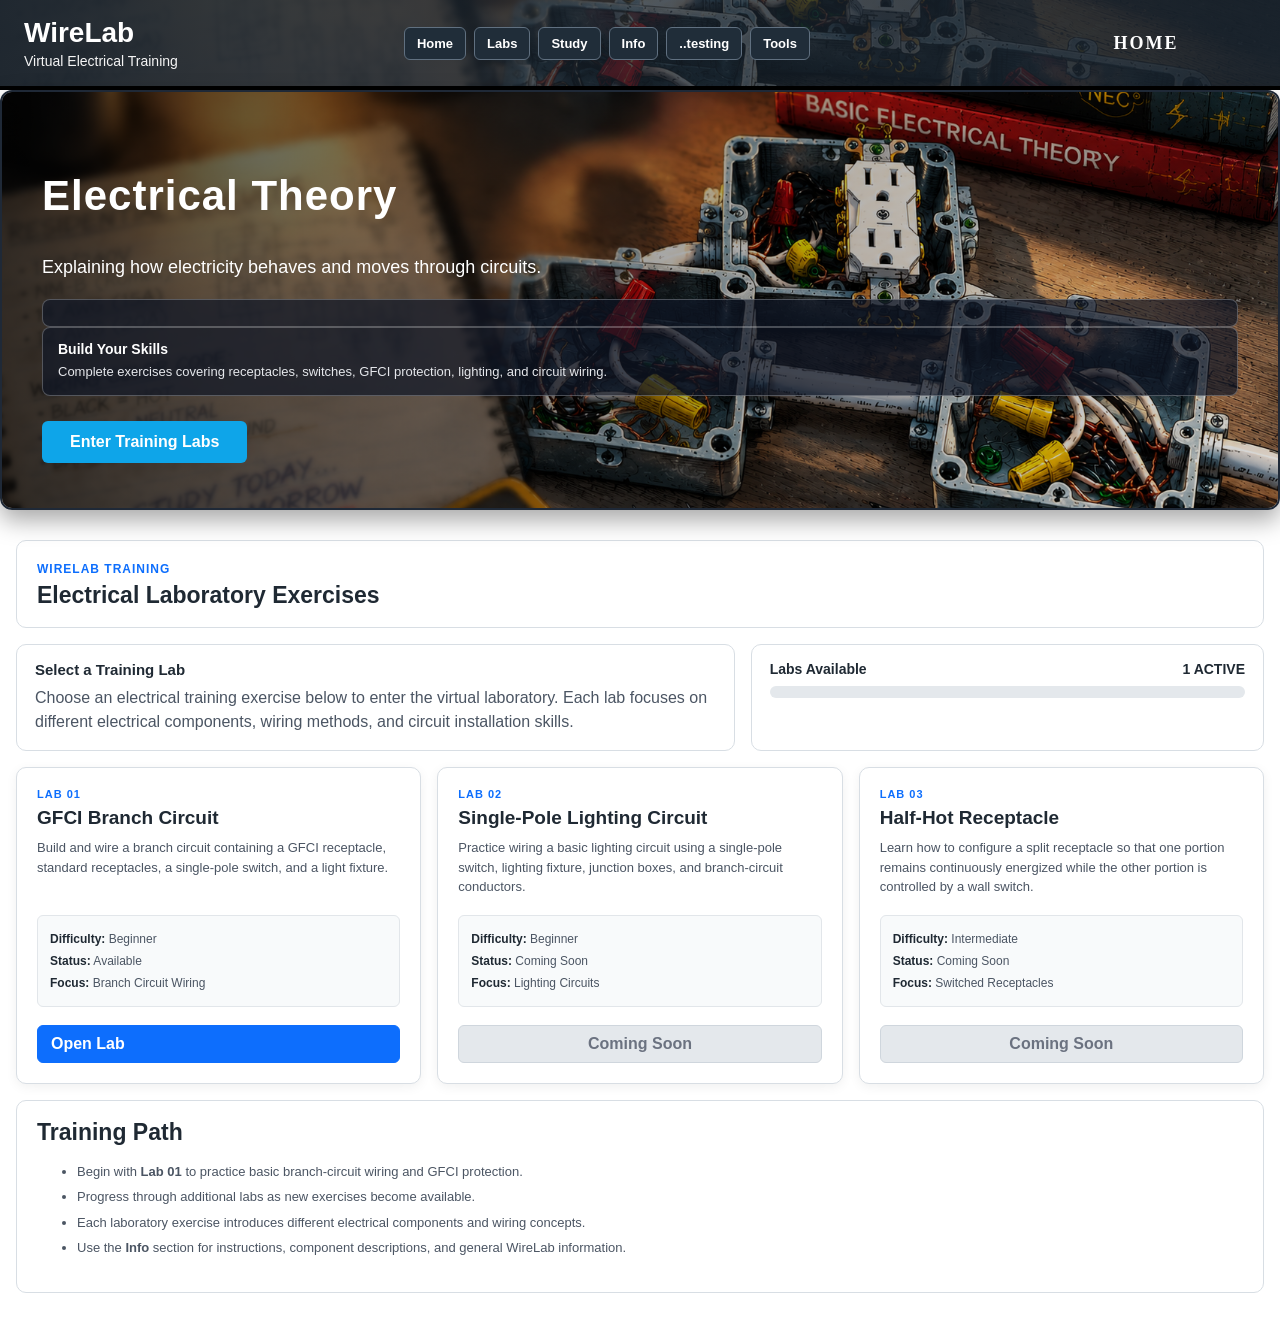
<file: index.html>
<!DOCTYPE html>
<html lang="en">

<head>
    <meta charset="UTF-8">
    <meta name="viewport" content="width=device-width, initial-scale=1.0">
    <title>WireLab - Virtual Electrical Training</title>
    <link rel="stylesheet" href="style.css">
</head>

<body class="lab-page">
<header class="site-header">
    <div class="header-content">
        <h1>WireLab</h1>
        <p> Virtual Electrical Training </p>
    </div>

    <nav class="site-navigation">
        <a href="index.html" class="nav-button">Home</a>
        <a href="labs.html" class="nav-button">Labs</a>
        <a href="study.html" class="nav-button">Study</a>
        <a href="info.html" class="nav-button">Info</a>
        <a href="testing.html" class="nav-button">..testing</a>
        <a href="electrical-tools.html" class="nav-button">Tools</a>
    </nav>

    <div class="stage-label"> HOME </div>
</header>

<!-- ============= HERO SECTION ============== -->
<section class="wirelab-hero">

<img src="wirelab-home-art.png"
    alt="WireLab Home">

<div class="hero-overlay">
    <h2> Electrical Theory </h2>

    <p> Explaining how electricity behaves and moves through circuits.
    </p>
        <div class="labs-feature-detail"> </div>

                <div class="labs-feature-detail">

                    <h3>
                        Build Your Skills
                    </h3>

                    <p>
                        Complete exercises covering receptacles,
                        switches, GFCI protection, lighting,
                        and circuit wiring.
                    </p>

                </div>
    <a href="labs.html" class="hero-button"> Enter Training Labs </a>
</div>
</section>




<main class="page-container">

    <!-- ============= PAGE HEADER ============== -->
    <section class="exercise-header">

        <div>

            <span class="exercise-number">
                WIRELAB TRAINING
            </span>

            <h2>
                Electrical Laboratory Exercises
            </h2>

        </div>

    </section>

    <!-- ============= TRAINING OBJECTIVE ============== -->
    <section class="exercise-info">

        <div class="objective-card">

            <h3>
                Select a Training Lab
            </h3>

            <p>
                Choose an electrical training exercise below to enter
                the virtual laboratory. Each lab focuses on different
                electrical components, wiring methods, and circuit
                installation skills.
            </p>

        </div>

        <div class="progress-card">

            <div class="progress-header">

                <span>
                    Labs Available
                </span>

                <span>
                    1 ACTIVE
                </span>

            </div>


            <div class="progress-bar">

                <div style="width: 33%;"></div>

            </div>

        </div>

    </section>


    <!-- ============= AVAILABLE LABS ============== -->
    <section class="labs-grid">


        <!-- LAB 01 -->

        <div class="lab-card">

            <div class="lab-card-number">
                LAB 01
            </div>

            <h3>
                GFCI Branch Circuit
            </h3>

            <p>
                Build and wire a branch circuit containing a GFCI
                receptacle, standard receptacles, a single-pole switch,
                and a light fixture.
            </p>


            <div class="lab-details">

                <p>
                    <strong>Difficulty:</strong>
                    Beginner
                </p>

                <p>
                    <strong>Status:</strong>
                    Available
                </p>

                <p>
                    <strong>Focus:</strong>
                    Branch Circuit Wiring
                </p>

            </div>


            <a
                href="gfcibranchcircuit.html"
                class="lab-card-button"
            >
                Open Lab
            </a>

        </div>



        <!-- LAB 02 -->

        <div class="lab-card">

            <div class="lab-card-number">
                LAB 02
            </div>

            <h3>
                Single-Pole Lighting Circuit
            </h3>

            <p>
                Practice wiring a basic lighting circuit using a
                single-pole switch, lighting fixture, junction boxes,
                and branch-circuit conductors.
            </p>


            <div class="lab-details">

                <p>
                    <strong>Difficulty:</strong>
                    Beginner
                </p>

                <p>
                    <strong>Status:</strong>
                    Coming Soon
                </p>

                <p>
                    <strong>Focus:</strong>
                    Lighting Circuits
                </p>

            </div>


            <button
                class="lab-card-button"
                disabled
            >
                Coming Soon
            </button>

        </div>



        <!-- LAB 03 -->

        <div class="lab-card">

            <div class="lab-card-number">
                LAB 03
            </div>

            <h3>
                Half-Hot Receptacle
            </h3>

            <p>
                Learn how to configure a split receptacle so that one
                portion remains continuously energized while the other
                portion is controlled by a wall switch.
            </p>


            <div class="lab-details">

                <p>
                    <strong>Difficulty:</strong>
                    Intermediate
                </p>

                <p>
                    <strong>Status:</strong>
                    Coming Soon
                </p>

                <p>
                    <strong>Focus:</strong>
                    Switched Receptacles
                </p>

            </div>


            <button
                class="lab-card-button"
                disabled
            >
                Coming Soon
            </button>

        </div>


    </section>


    <!-- ============= Training Info ============== -->
    <section class="instructions-panel">

        <h3>
            Training Path
        </h3>

        <ul>

            <li>
                Begin with <strong>Lab 01</strong> to practice basic
                branch-circuit wiring and GFCI protection.
            </li>

            <li>
                Progress through additional labs as new exercises
                become available.
            </li>

            <li>
                Each laboratory exercise introduces different
                electrical components and wiring concepts.
            </li>

            <li>
                Use the <strong>Info</strong> section for instructions,
                component descriptions, and general WireLab information.
            </li>

        </ul>

    </section>


</main>


</body>

</html>
</file>
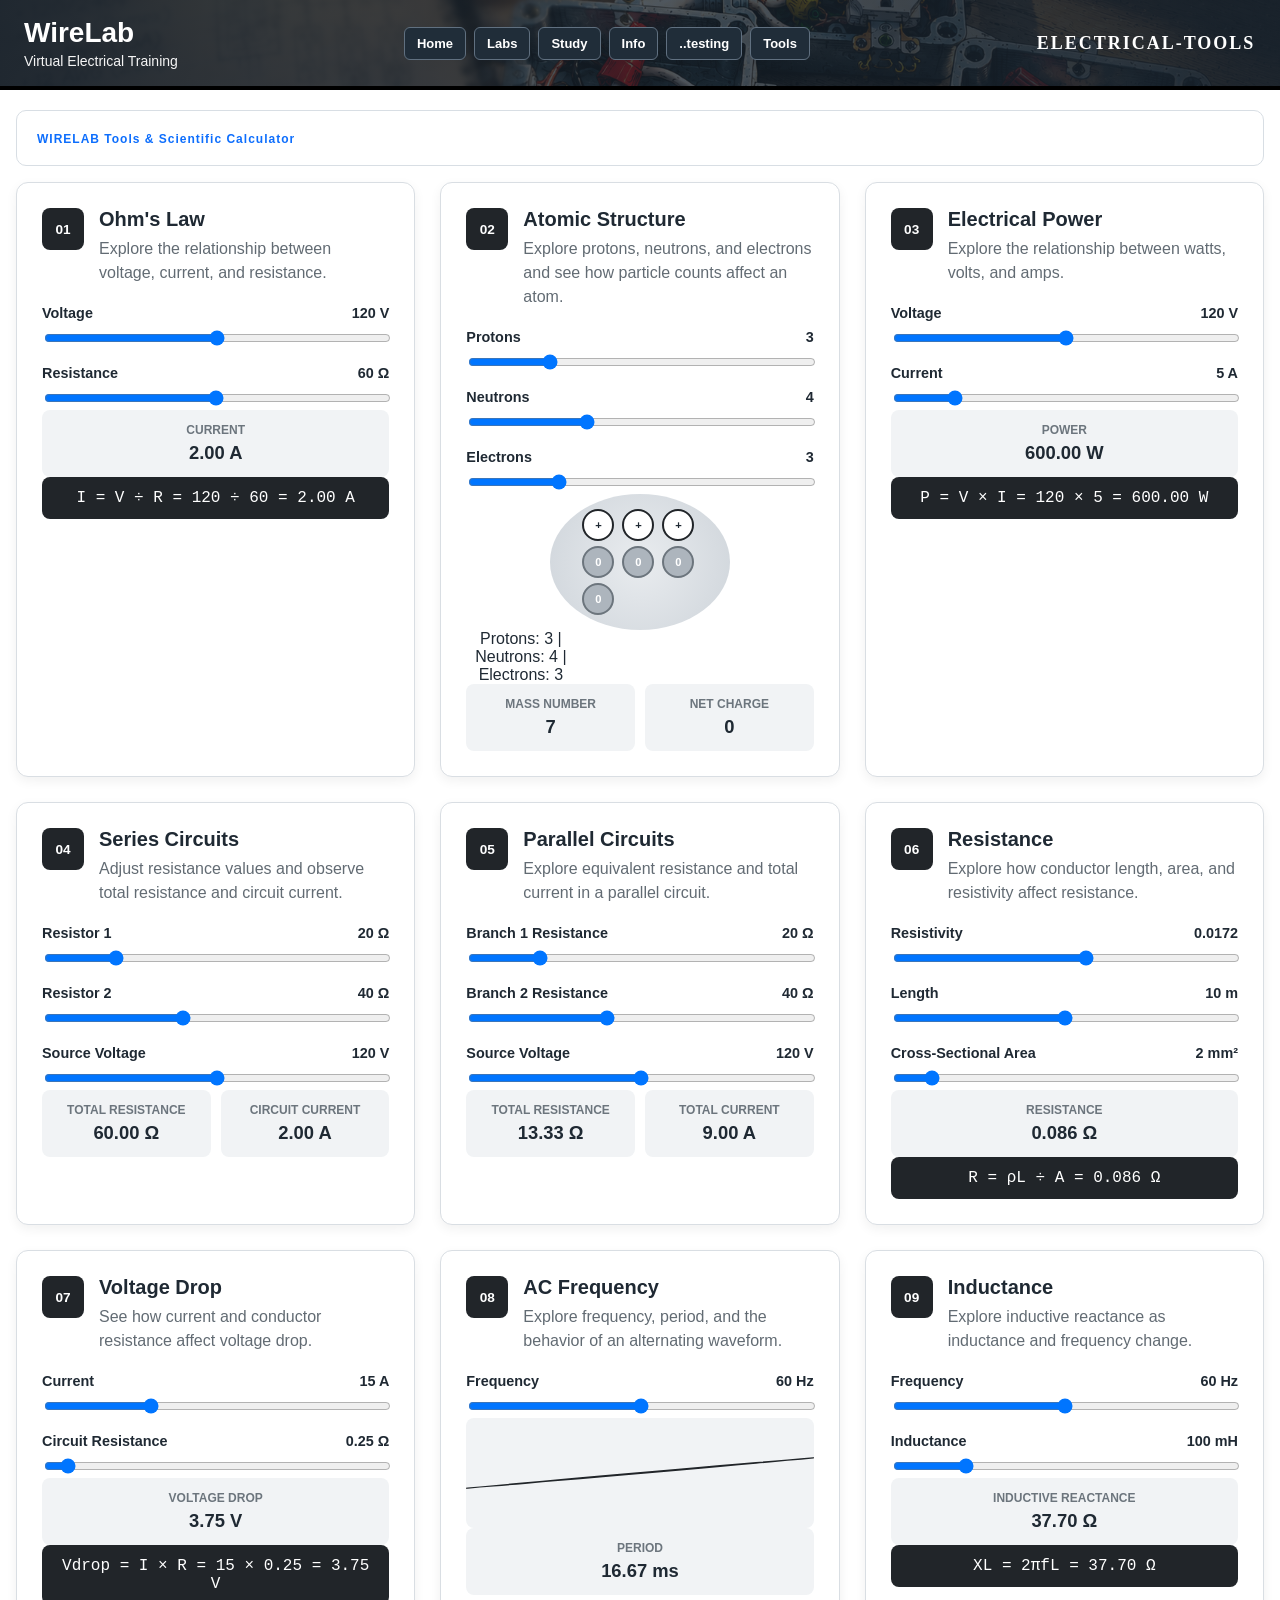
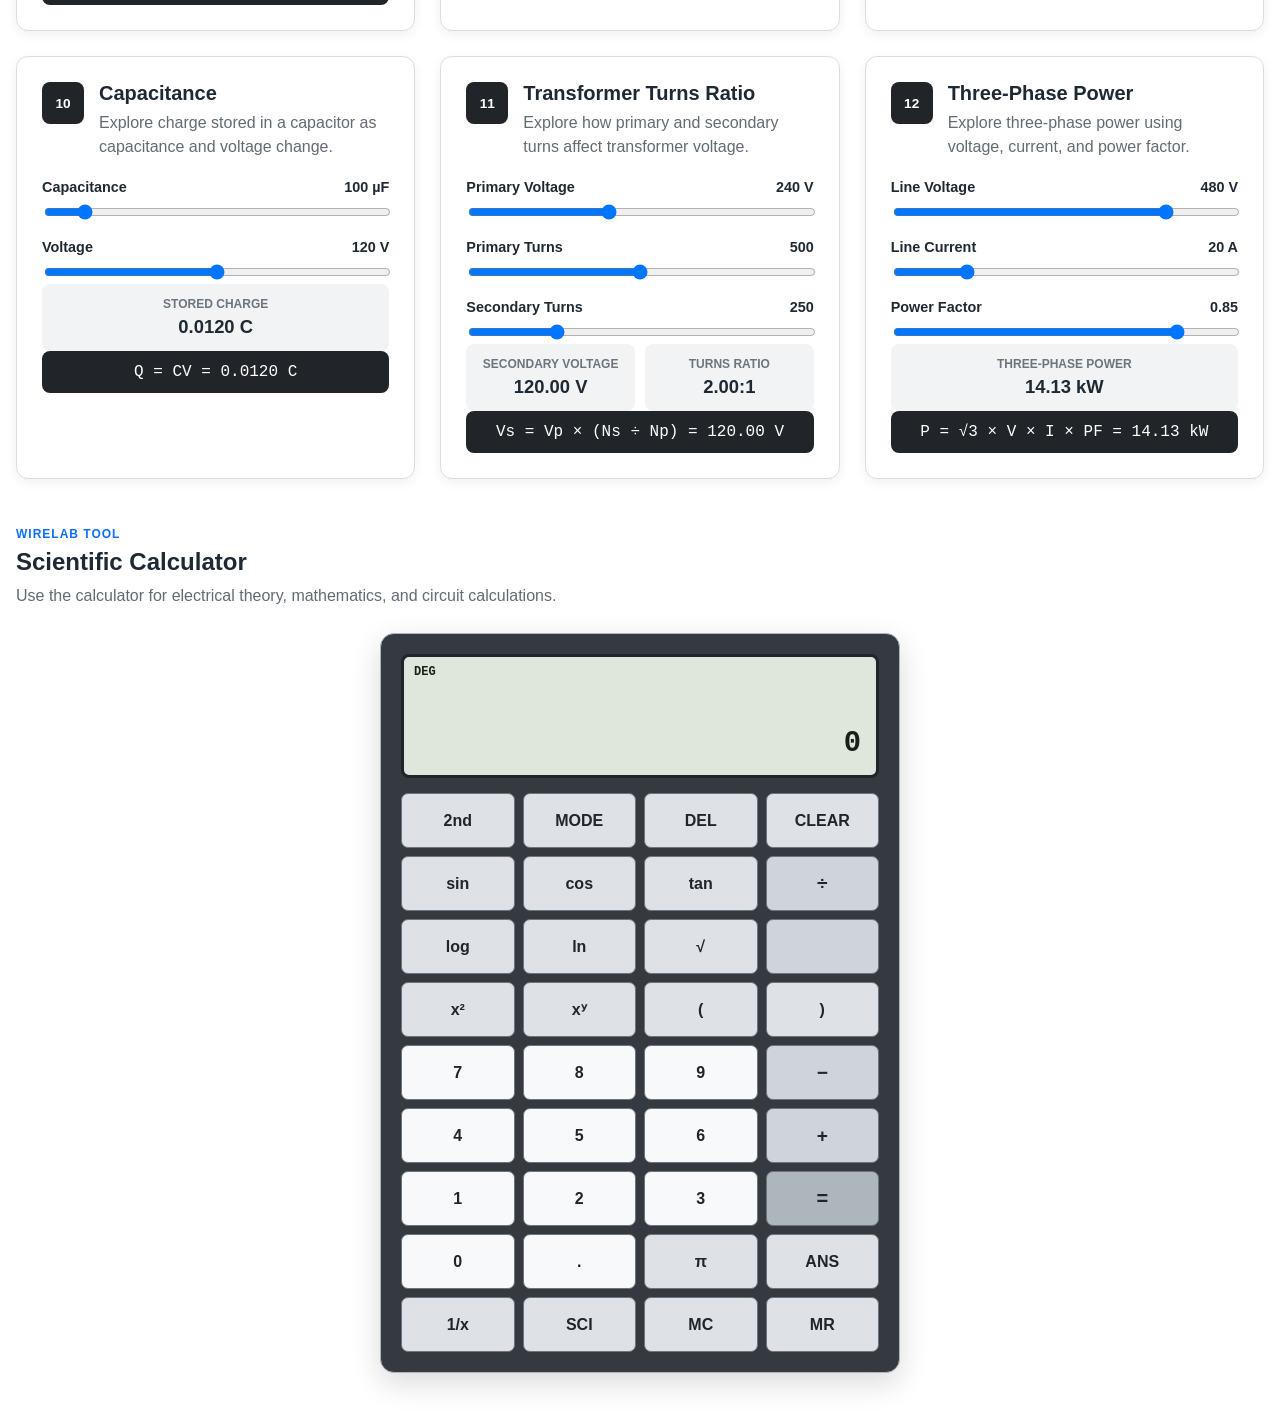
<file: electrical-tools.html>
<!DOCTYPE html>
<html lang="en">

<head>

    <meta charset="UTF-8">

    <meta
        name="viewport"
        content="width=device-width, initial-scale=1.0"
    >

    <title> WireLab - Virtual Electrical Training </title>

    <link rel="stylesheet" href="style2.css">
    <link rel="stylesheet" href="style.css">

</head>

<body class="lab-page">

<header class="site-header">

    <div class="header-content">
        <h1>WireLab</h1>
        <p>Virtual Electrical Training</p>
    </div>

    <nav class="site-navigation">

        <a href="index.html" class="nav-button">Home</a>
        <a href="labs.html" class="nav-button">Labs</a>
        <a href="study.html" class="nav-button">Study</a>
        <a href="info.html" class="nav-button">Info</a>
        <a href="testing.html" class="nav-button">..testing</a>
        <a href="electrical-tools.html" class="nav-button">Tools</a>

    </nav>


    <div class="stage-label">
        electrical-tools
    </div>

</header>



<!-- =========================================================
     MAIN CONTENT
========================================================= -->

<main
    class="page-container"
    id="electrical-values"
>


<!-- =========================================================
     PAGE HEADER
========================================================= -->

<section class="exercise-header">

    <div>

        <span class="exercise-number">
            WIRELAB Tools & Scientific Calculator
        </span>

    </div>

</section>



<!-- =========================================================
     ELECTRICAL VALUE CARDS
========================================================= -->

<div class="values-grid">


<!-- =========================================================
     01 — OHM'S LAW
========================================================= -->

<section class="value-card">

    <div class="value-card-header">

        <span class="value-number">
            01
        </span>

        <div>

            <h3>
                Ohm's Law
            </h3>

            <p>
                Explore the relationship between voltage,
                current, and resistance.
            </p>

        </div>

    </div>

    <div
        class="interactive-value"
        data-widget="ohms-law"
    ></div>

</section>



<!-- =========================================================
     02 — ATOMIC STRUCTURE
========================================================= -->

<section class="value-card">

    <div class="value-card-header">

        <span class="value-number">
            02
        </span>

        <div>

            <h3>
                Atomic Structure
            </h3>

            <p>
                Explore protons, neutrons, and electrons
                and see how particle counts affect an atom.
            </p>

        </div>

    </div>

    <div
        class="interactive-value"
        data-widget="atomic-structure"
    ></div>

</section>



<!-- =========================================================
     03 — ELECTRICAL POWER
========================================================= -->

<section class="value-card">

    <div class="value-card-header">

        <span class="value-number">
            03
        </span>

        <div>

            <h3>
                Electrical Power
            </h3>

            <p>
                Explore the relationship between watts,
                volts, and amps.
            </p>

        </div>

    </div>

    <div
        class="interactive-value"
        data-widget="electrical-power"
    ></div>

</section>



<!-- =========================================================
     04 — SERIES CIRCUITS
========================================================= -->

<section class="value-card">

    <div class="value-card-header">

        <span class="value-number">
            04
        </span>

        <div>

            <h3>
                Series Circuits
            </h3>

            <p>
                Adjust resistance values and observe
                total resistance and circuit current.
            </p>

        </div>

    </div>

    <div
        class="interactive-value"
        data-widget="series-circuits"
    ></div>

</section>



<!-- =========================================================
     05 — PARALLEL CIRCUITS
========================================================= -->

<section class="value-card">

    <div class="value-card-header">

        <span class="value-number">
            05
        </span>

        <div>

            <h3>
                Parallel Circuits
            </h3>

            <p>
                Explore equivalent resistance and
                total current in a parallel circuit.
            </p>

        </div>

    </div>

    <div
        class="interactive-value"
        data-widget="parallel-circuits"
    ></div>

</section>



<!-- =========================================================
     06 — RESISTANCE
========================================================= -->

<section class="value-card">

    <div class="value-card-header">

        <span class="value-number">
            06
        </span>

        <div>

            <h3>
                Resistance
            </h3>

            <p>
                Explore how conductor length, area,
                and resistivity affect resistance.
            </p>

        </div>

    </div>

    <div
        class="interactive-value"
        data-widget="resistance"
    ></div>

</section>



<!-- =========================================================
     07 — VOLTAGE DROP
========================================================= -->

<section class="value-card">

    <div class="value-card-header">

        <span class="value-number">
            07
        </span>

        <div>

            <h3>
                Voltage Drop
            </h3>

            <p>
                See how current and conductor resistance
                affect voltage drop.
            </p>

        </div>

    </div>

    <div
        class="interactive-value"
        data-widget="voltage-drop"
    ></div>

</section>



<!-- =========================================================
     08 — AC FREQUENCY
========================================================= -->

<section class="value-card">

    <div class="value-card-header">

        <span class="value-number">
            08
        </span>

        <div>

            <h3>
                AC Frequency
            </h3>

            <p>
                Explore frequency, period, and the
                behavior of an alternating waveform.
            </p>

        </div>

    </div>

    <div
        class="interactive-value"
        data-widget="frequency"
    ></div>

</section>



<!-- =========================================================
     09 — INDUCTANCE
========================================================= -->

<section class="value-card">

    <div class="value-card-header">

        <span class="value-number">
            09
        </span>

        <div>

            <h3>
                Inductance
            </h3>

            <p>
                Explore inductive reactance as
                inductance and frequency change.
            </p>

        </div>

    </div>

    <div
        class="interactive-value"
        data-widget="inductance"
    ></div>

</section>



<!-- =========================================================
     10 — CAPACITANCE
========================================================= -->

<section class="value-card">

    <div class="value-card-header">

        <span class="value-number">
            10
        </span>

        <div>

            <h3>
                Capacitance
            </h3>

            <p>
                Explore charge stored in a capacitor
                as capacitance and voltage change.
            </p>

        </div>

    </div>

    <div
        class="interactive-value"
        data-widget="capacitance"
    ></div>

</section>



<!-- =========================================================
     11 — TRANSFORMER TURNS RATIO
========================================================= -->

<section class="value-card">

    <div class="value-card-header">

        <span class="value-number">
            11
        </span>

        <div>

            <h3>
                Transformer Turns Ratio
            </h3>

            <p>
                Explore how primary and secondary
                turns affect transformer voltage.
            </p>

        </div>

    </div>

    <div
        class="interactive-value"
        data-widget="transformer"
    ></div>

</section>



<!-- =========================================================
     12 — THREE-PHASE POWER
========================================================= -->

<section class="value-card">

    <div class="value-card-header">

        <span class="value-number">
            12
        </span>

        <div>

            <h3>
                Three-Phase Power
            </h3>

            <p>
                Explore three-phase power using
                voltage, current, and power factor.
            </p>

        </div>

    </div>

    <div
        class="interactive-value"
        data-widget="three-phase"
    ></div>

</section>


</div>



<!-- =========================================================
     SCIENTIFIC CALCULATOR
========================================================= -->

<section class="calculator-section">


    <div class="calculator-header">

        <span class="exercise-number">
            WIRELAB TOOL
        </span>

        <h2>
            Scientific Calculator
        </h2>

        <p>
            Use the calculator for electrical theory,
            mathematics, and circuit calculations.
        </p>

    </div>



    <div class="scientific-calculator">


        <!-- =================================================
             DISPLAY
        ================================================= -->

        <div class="calculator-display">

            <div
                class="calculator-mode"
                id="calculator-mode"
            >
                DEG
            </div>

            <div
                class="calculator-expression"
                id="calculator-expression"
            ></div>

            <div
                class="calculator-result"
                id="calculator-result"
            >
                0
            </div>

        </div>



        <!-- =================================================
             CALCULATOR BUTTONS
        ================================================= -->

        <div class="calculator-controls">


            <button
                type="button"
                class="calculator-button function-button"
                data-action="second"
            >
                2nd
            </button>

            <button
                type="button"
                class="calculator-button function-button"
                data-action="mode"
            >
                MODE
            </button>

            <button
                type="button"
                class="calculator-button function-button"
                data-action="delete"
            >
                DEL
            </button>

            <button
                type="button"
                class="calculator-button function-button"
                data-action="clear"
            >
                CLEAR
            </button>



            <button
                type="button"
                class="calculator-button function-button"
                data-action="sin"
            >
                sin
            </button>

            <button
                type="button"
                class="calculator-button function-button"
                data-action="cos"
            >
                cos
            </button>

            <button
                type="button"
                class="calculator-button function-button"
                data-action="tan"
            >
                tan
            </button>

            <button
                type="button"
                class="calculator-button operator-button"
                data-value="/"
            >
                ÷
            </button>



            <button
                type="button"
                class="calculator-button function-button"
                data-action="log"
            >
                log
            </button>

            <button
                type="button"
                class="calculator-button function-button"
                data-action="ln"
            >
                ln
            </button>

            <button
                type="button"
                class="calculator-button function-button"
                data-action="sqrt"
            >
                √
            </button>

            <button
                type="button"
                class="calculator-button operator-button"
                data-value="*"
            >
            </button>



            <button
                type="button"
                class="calculator-button function-button"
                data-action="square"
            >
                x²
            </button>

            <button
                type="button"
                class="calculator-button function-button"
                data-action="power"
            >
                xʸ
            </button>

            <button
                type="button"
                class="calculator-button function-button"
                data-value="("
            >
                (
            </button>

            <button
                type="button"
                class="calculator-button function-button"
                data-value=")"
            >
                )
            </button>



            <button
                type="button"
                class="calculator-button number-button"
                data-value="7"
            >
                7
            </button>

            <button
                type="button"
                class="calculator-button number-button"
                data-value="8"
            >
                8
            </button>

            <button
                type="button"
                class="calculator-button number-button"
                data-value="9"
            >
                9
            </button>

            <button
                type="button"
                class="calculator-button operator-button"
                data-value="-"
            >
                −
            </button>



            <button
                type="button"
                class="calculator-button number-button"
                data-value="4"
            >
                4
            </button>

            <button
                type="button"
                class="calculator-button number-button"
                data-value="5"
            >
                5
            </button>

            <button
                type="button"
                class="calculator-button number-button"
                data-value="6"
            >
                6
            </button>

            <button
                type="button"
                class="calculator-button operator-button"
                data-value="+"
            >
                +
            </button>



            <button
                type="button"
                class="calculator-button number-button"
                data-value="1"
            >
                1
            </button>

            <button
                type="button"
                class="calculator-button number-button"
                data-value="2"
            >
                2
            </button>

            <button
                type="button"
                class="calculator-button number-button"
                data-value="3"
            >
                3
            </button>

            <button
                type="button"
                class="calculator-button equals-button"
                data-action="equals"
            >
                =
            </button>



            <button
                type="button"
                class="calculator-button number-button"
                data-value="0"
            >
                0
            </button>

            <button
                type="button"
                class="calculator-button number-button"
                data-value="."
            >
                .
            </button>

            <button
                type="button"
                class="calculator-button function-button"
                data-action="pi"
            >
                π
            </button>

            <button
                type="button"
                class="calculator-button function-button"
                data-action="ans"
            >
                ANS
            </button>



            <button
                type="button"
                class="calculator-button function-button"
                data-action="reciprocal"
            >
                1/x
            </button>

            <button
                type="button"
                class="calculator-button function-button"
                data-action="scientific"
            >
                SCI
            </button>

            <button
                type="button"
                class="calculator-button function-button"
                data-action="memory-clear"
            >
                MC
            </button>

            <button
                type="button"
                class="calculator-button function-button"
                data-action="memory-recall"
            >
                MR
            </button>


        </div>

    </div>

</section>


</main>



<!-- =========================================================
     JAVASCRIPT
========================================================= -->

<script src="electrical-tools.js"></script>


</body>

</html>
</file>
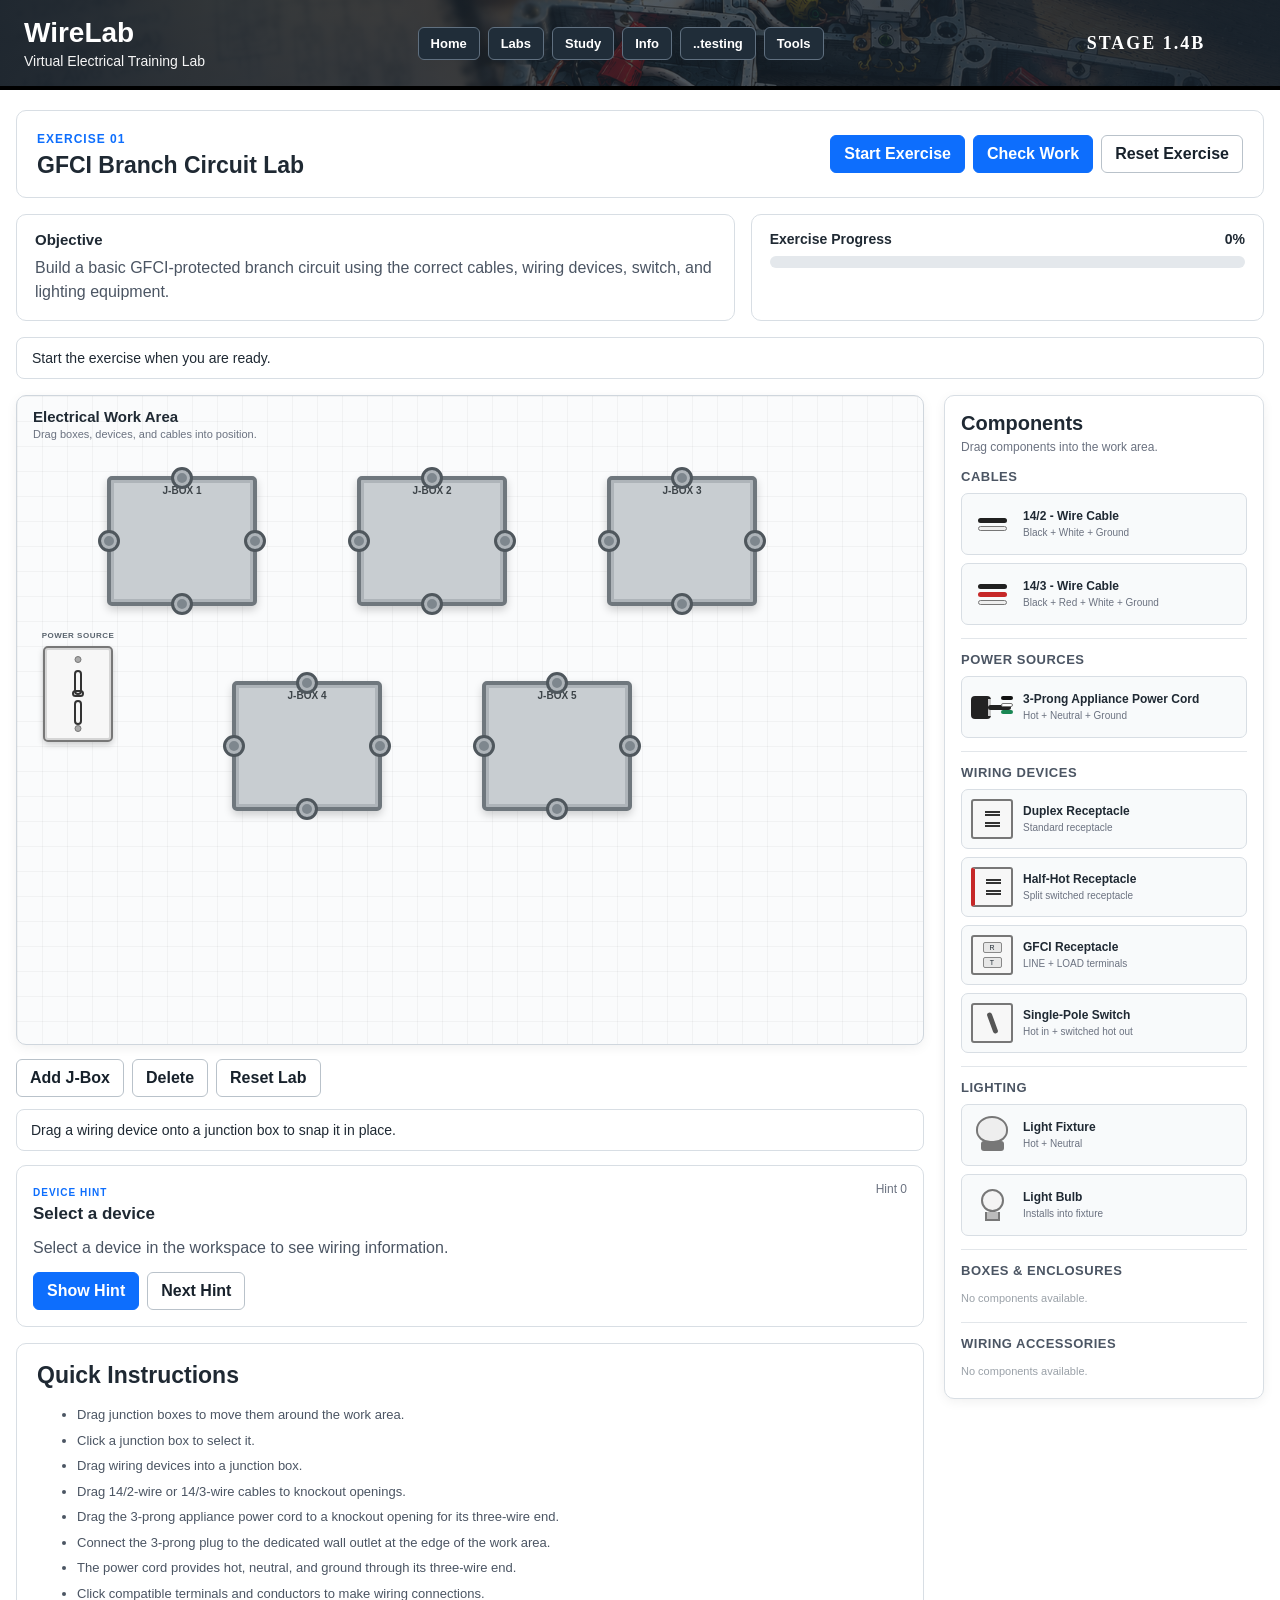
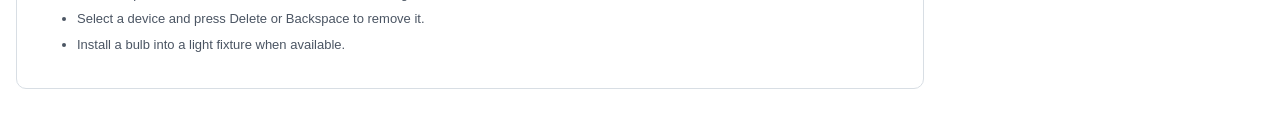
<file: gfcibranchcircuit.html>
<!DOCTYPE html>
<html lang="en">

<head>
    <meta charset="UTF-8">
    <meta name="viewport" content="width=device-width, initial-scale=1.0">

    <title>WireLab - Virtual Electrical Training Lab</title>

    <link rel="stylesheet" href="style.css">
</head>

<body>

<header class="site-header">

    <div>
        <h1>WireLab</h1>
        <p>Virtual Electrical Training Lab</p>
    </div>

    <nav class="site-navigation">
        <a href="index.html" class="nav-button">Home</a>
        <a href="labs.html" class="nav-button">Labs</a>
        <a href="study.html" class="nav-button">Study</a>
        <a href="info.html" class="nav-button">Info</a>
        <a href="testing.html" class="nav-button">..testing</a>
        <a href="electrical-tools.html" class="nav-button">Tools</a>
    </nav>

    <div class="stage-label">
        STAGE 1.4B
    </div>

</header>

<main class="page-container">

    <!-- EXERCISE HEADER -->

    <section class="exercise-header">

        <div>
            <span class="exercise-number">EXERCISE 01</span>

            <h2>GFCI Branch Circuit Lab</h2>
        </div>

        <div class="exercise-actions">
            <button id="startExercise">Start Exercise</button>
            <button id="checkWork">Check Work</button>
            <button id="resetExercise">Reset Exercise</button>
        </div>

    </section>


    <!-- EXERCISE INFORMATION -->

    <section class="exercise-info">

        <div class="objective-card">

            <h3>Objective</h3>

            <p>
                Build a basic GFCI-protected branch circuit using the correct
                cables, wiring devices, switch, and lighting equipment.
            </p>

        </div>

        <div class="progress-card">

            <div class="progress-header">
                <span>Exercise Progress</span>
                <span id="exerciseProgress">0%</span>
            </div>

            <div class="progress-bar">
                <div id="progressFill"></div>
            </div>

        </div>

    </section>


    <!-- EXERCISE STATUS -->

    <div id="exerciseStatus" class="exercise-status">
        Start the exercise when you are ready.
    </div>


    <!-- LAB -->

    <section id="lab">

        <!-- WORKSPACE -->

        <div id="workspace-panel">

            <!-- WORKBOARD -->

            <div id="workboard">

                <div class="workspace-title">
                    <h3>Electrical Work Area</h3>
                    <span>
                        Drag boxes, devices, and cables into position.
                    </span>
                </div>


                <!-- POWER SOURCE -->

                <div id="wallOutlet" class="wall-outlet">

                    <div class="wall-outlet-label">
                        POWER SOURCE
                    </div>

                    <div class="wall-outlet-face">
                        <div class="wall-outlet-screw top"></div>
                        <div class="wall-outlet-screw bottom"></div>

                        <div class="wall-outlet-slot hot-slot"></div>
                        <div class="wall-outlet-slot neutral-slot"></div>

                        <div class="wall-outlet-ground"></div>
                    </div>

                </div>


                <!-- JUNCTION BOXES -->

                <div id="junctionBoxes">

                    <div
                        class="junction-box"
                        id="box1"
                        data-box="1"
                        style="left: 90px; top: 80px;"
                    >
                        <div class="box-label">J-BOX 1</div>

                        <div class="knockout knockout-top" data-position="top"></div>
                        <div class="knockout knockout-bottom" data-position="bottom"></div>
                        <div class="knockout knockout-left" data-position="left"></div>
                        <div class="knockout knockout-right" data-position="right"></div>
                    </div>


                    <div
                        class="junction-box"
                        id="box2"
                        data-box="2"
                        style="left: 340px; top: 80px;"
                    >
                        <div class="box-label">J-BOX 2</div>

                        <div class="knockout knockout-top" data-position="top"></div>
                        <div class="knockout knockout-bottom" data-position="bottom"></div>
                        <div class="knockout knockout-left" data-position="left"></div>
                        <div class="knockout knockout-right" data-position="right"></div>
                    </div>


                    <div
                        class="junction-box"
                        id="box3"
                        data-box="3"
                        style="left: 590px; top: 80px;"
                    >
                        <div class="box-label">J-BOX 3</div>

                        <div class="knockout knockout-top" data-position="top"></div>
                        <div class="knockout knockout-bottom" data-position="bottom"></div>
                        <div class="knockout knockout-left" data-position="left"></div>
                        <div class="knockout knockout-right" data-position="right"></div>
                    </div>


                    <div
                        class="junction-box"
                        id="box4"
                        data-box="4"
                        style="left: 215px; top: 285px;"
                    >
                        <div class="box-label">J-BOX 4</div>

                        <div class="knockout knockout-top" data-position="top"></div>
                        <div class="knockout knockout-bottom" data-position="bottom"></div>
                        <div class="knockout knockout-left" data-position="left"></div>
                        <div class="knockout knockout-right" data-position="right"></div>
                    </div>


                    <div
                        class="junction-box"
                        id="box5"
                        data-box="5"
                        style="left: 465px; top: 285px;"
                    >
                        <div class="box-label">J-BOX 5</div>

                        <div class="knockout knockout-top" data-position="top"></div>
                        <div class="knockout knockout-bottom" data-position="bottom"></div>
                        <div class="knockout knockout-left" data-position="left"></div>
                        <div class="knockout knockout-right" data-position="right"></div>
                    </div>

                </div>


                <!-- CABLE LAYER -->

                <svg
                    id="cableLayer"
                    aria-label="Electrical cable connections"
                    role="presentation"
                >
                    <g id="cableHitLayer" aria-hidden="true"></g>
                    <g id="cableVisibleLayer" aria-hidden="true"></g>
                </svg>


                <!-- POWER CORD LAYER -->

                <div id="powerCordLayer"></div>

            </div>


            <!-- LAB CONTROLS -->

            <section class="lab-controls">

                <button id="addBox">Add J-Box</button>
                <button id="removeBox">Delete</button>
                <button id="resetLab">Reset Lab</button>

            </section>


            <!-- MESSAGE -->

            <div id="message" class="message">
                Select a component or cable to begin.
            </div>


            <!-- DEVICE HINTS -->

            <section class="hint-panel">

                <div class="hint-header">

                    <div>
                        <span class="hint-label">DEVICE HINT</span>

                        <h3 id="hintDeviceName">
                            Select a device
                        </h3>
                    </div>

                    <span id="hintLevel">Hint 0</span>

                </div>

                <p id="hintText">
                    Select a device in the workspace to see wiring information.
                </p>

                <div class="hint-actions">
                    <button id="hintButton">Show Hint</button>
                    <button id="nextHintButton">Next Hint</button>
                </div>

            </section>


            <!-- INSTRUCTIONS -->

            <section class="instructions-panel">

                <h3>Quick Instructions</h3>

                <ul>
                    <li>
                        Drag junction boxes to move them around the work area.
                    </li>

                    <li>
                        Click a junction box to select it.
                    </li>

                    <li>
                        Drag wiring devices into a junction box.
                    </li>

                    <li>
                        Drag 14/2-wire or 14/3-wire cables to knockout openings.
                    </li>

                    <li>
                        Drag the 3-prong appliance power cord to a knockout
                        opening for its three-wire end.
                    </li>

                    <li>
                        Connect the 3-prong plug to the dedicated wall outlet
                        at the edge of the work area.
                    </li>

                    <li>
                        The power cord provides hot, neutral, and ground
                        through its three-wire end.
                    </li>

                    <li>
                        Click compatible terminals and conductors to make
                        wiring connections.
                    </li>

                    <li>
                        Select a device and press Delete or Backspace to
                        remove it.
                    </li>

                    <li>
                        Install a bulb into a light fixture when available.
                    </li>
                </ul>

            </section>

        </div>


        <!-- COMPONENT TOOLBOX -->

        <aside id="toolbox">

            <div class="toolbox-header">
                <h2>Components</h2>

                <p>
                    Drag components into the work area.
                </p>
            </div>


            <!-- CABLES -->

            <section class="toolbox-section">

                <h3>Cables</h3>

                <div
                    class="component cable-component"
                    draggable="true"
                    data-component="14/2-wire"
                >
                    <div class="component-icon cable-icon cable-2">
                        <span></span>
                        <span></span>
                    </div>

                    <div>
                        <strong>14/2 - Wire Cable</strong>
                        <small>Black + White + Ground</small>
                    </div>
                </div>


                <div
                    class="component cable-component"
                    draggable="true"
                    data-component="14/3 - Wire Cable"
                >
                    <div class="component-icon cable-icon cable-3">
                        <span></span>
                        <span></span>
                        <span></span>
                    </div>

                    <div>
                        <strong>14/3 - Wire Cable</strong>
                        <small>Black + Red + White + Ground</small>
                    </div>
                </div>

            </section>


            <!-- POWER SOURCES -->

            <section class="toolbox-section">

                <h3>Power Sources</h3>

                <div
                    class="component power-cord-component"
                    draggable="true"
                    data-component="appliance-power-cord"
                >

                    <div class="component-icon appliance-cord-icon">

                        <div class="plug-head">
                            <span class="plug-prong prong-top"></span>
                            <span class="plug-prong prong-bottom"></span>
                            <span class="plug-ground"></span>
                        </div>

                        <div class="plug-cable"></div>

                        <div class="pigtail">
                            <span class="pigtail-wire black"></span>
                            <span class="pigtail-wire white"></span>
                            <span class="pigtail-wire green"></span>
                        </div>

                    </div>

                    <div>
                        <strong>3-Prong Appliance Power Cord</strong>
                        <small>Hot + Neutral + Ground</small>
                    </div>

                </div>

            </section>


            <!-- WIRING DEVICES -->

            <section class="toolbox-section">

                <h3>Wiring Devices</h3>

                <div
                    class="component"
                    draggable="true"
                    data-component="duplex-receptacle"
                >
                    <div class="component-icon duplex-icon">
                        <div class="receptacle-slot"></div>
                        <div class="receptacle-slot"></div>
                    </div>

                    <div>
                        <strong>Duplex Receptacle</strong>
                        <small>Standard receptacle</small>
                    </div>
                </div>


                <div
                    class="component"
                    draggable="true"
                    data-component="half-hot-receptacle"
                >
                    <div class="component-icon duplex-icon half-hot-icon">
                        <div class="receptacle-slot"></div>
                        <div class="receptacle-slot"></div>
                    </div>

                    <div>
                        <strong>Half-Hot Receptacle</strong>
                        <small>Split switched receptacle</small>
                    </div>
                </div>


                <div
                    class="component"
                    draggable="true"
                    data-component="gfci"
                >
                    <div class="component-icon gfci-icon">
                        <div class="gfci-button">R</div>
                        <div class="gfci-button">T</div>
                    </div>

                    <div>
                        <strong>GFCI Receptacle</strong>
                        <small>LINE + LOAD terminals</small>
                    </div>
                </div>


                <div
                    class="component"
                    draggable="true"
                    data-component="single-pole-switch"
                >
                    <div class="component-icon switch-icon">
                        <div class="switch-toggle"></div>
                    </div>

                    <div>
                        <strong>Single-Pole Switch</strong>
                        <small>Hot in + switched hot out</small>
                    </div>
                </div>

            </section>


            <!-- LIGHTING -->

            <section class="toolbox-section">

                <h3>Lighting</h3>

                <div
                    class="component"
                    draggable="true"
                    data-component="light-fixture"
                >
                    <div class="component-icon fixture-icon">
                        <div class="fixture-base"></div>
                        <div class="fixture-globe"></div>
                    </div>

                    <div>
                        <strong>Light Fixture</strong>
                        <small>Hot + Neutral</small>
                    </div>
                </div>


                <div
                    class="component"
                    draggable="true"
                    data-component="light-bulb"
                >
                    <div class="component-icon bulb-icon">
                        <div class="bulb-glass"></div>
                        <div class="bulb-base"></div>
                    </div>

                    <div>
                        <strong>Light Bulb</strong>
                        <small>Installs into fixture</small>
                    </div>
                </div>

            </section>


            <!-- BOXES & ENCLOSURES -->

            <section class="toolbox-section">

                <h3>Boxes &amp; Enclosures</h3>

                <div class="empty-category">
                    No components available.
                </div>

            </section>


            <!-- WIRING ACCESSORIES -->

            <section class="toolbox-section">

                <h3>Wiring Accessories</h3>

                <div class="empty-category">
                    No components available.
                </div>

            </section>

        </aside>

    </section>

</main>


<script src="script.js"></script>

</body>
</html>
</file>
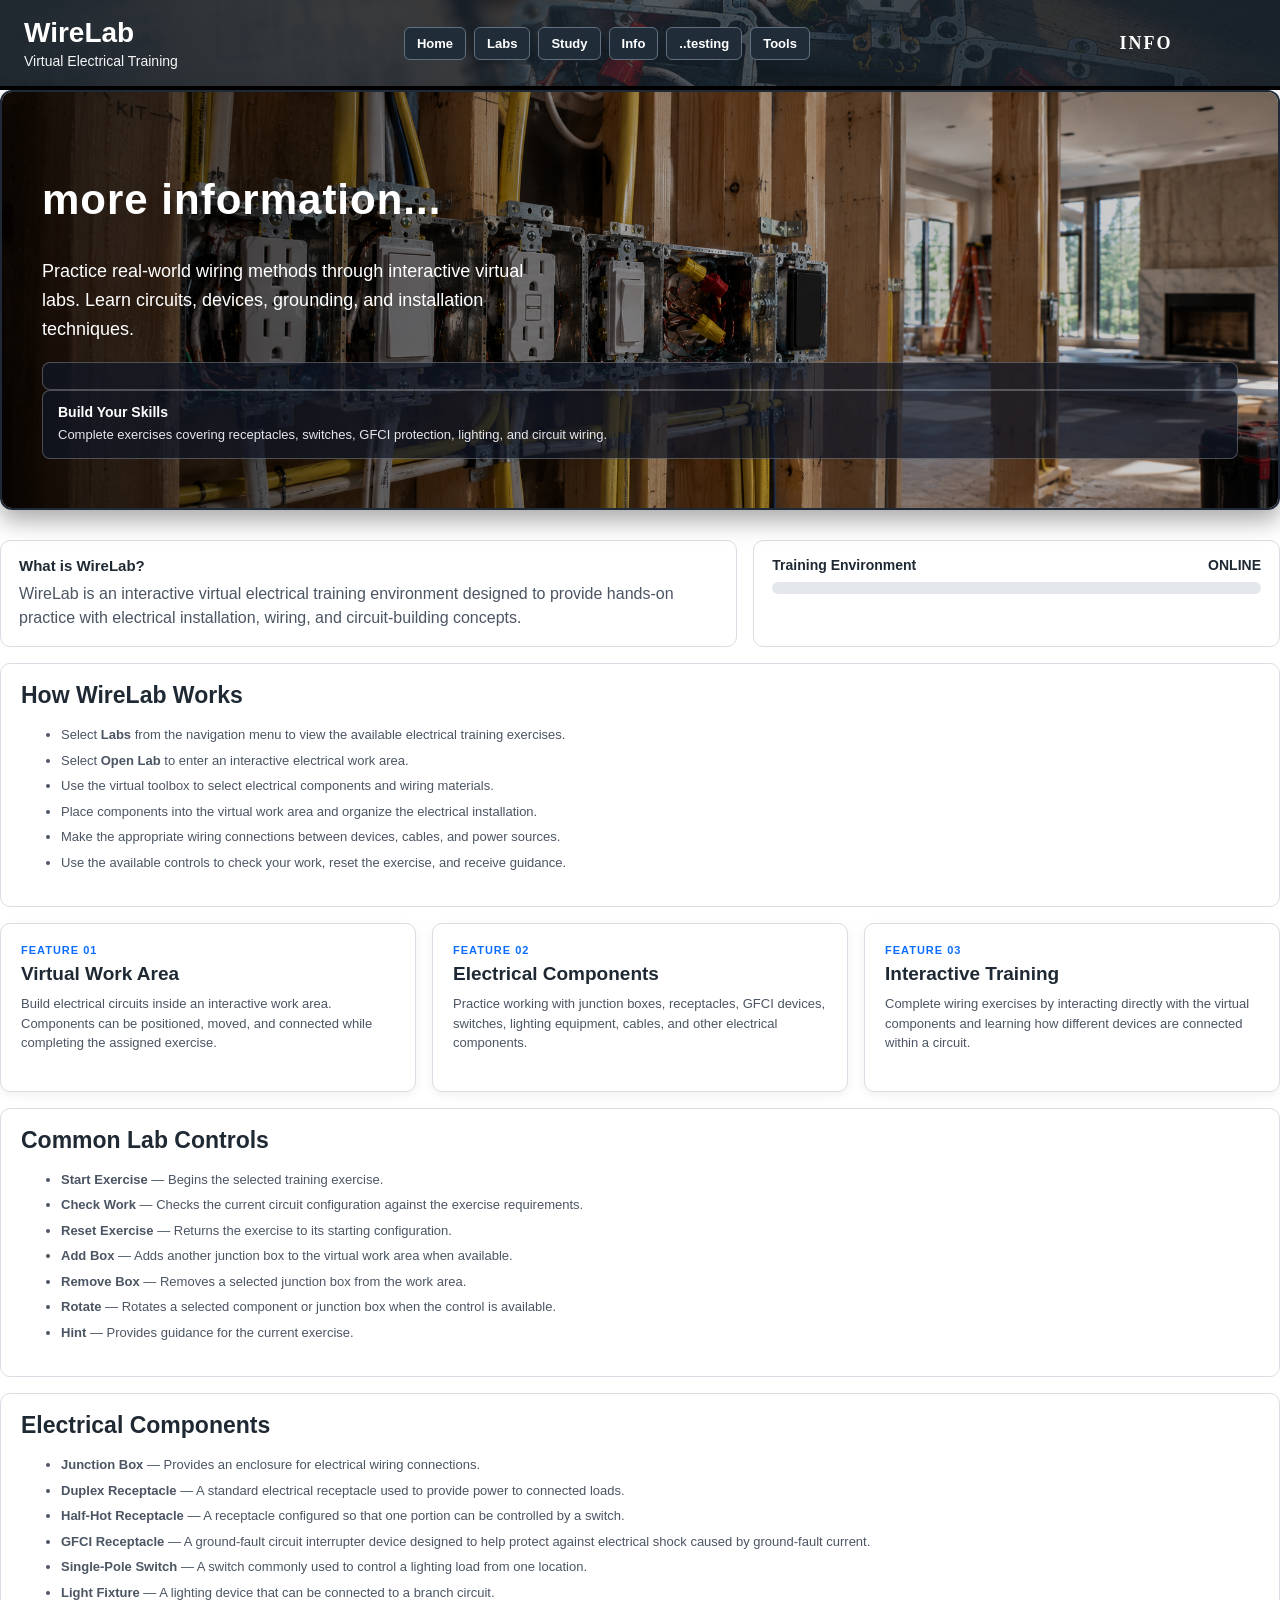
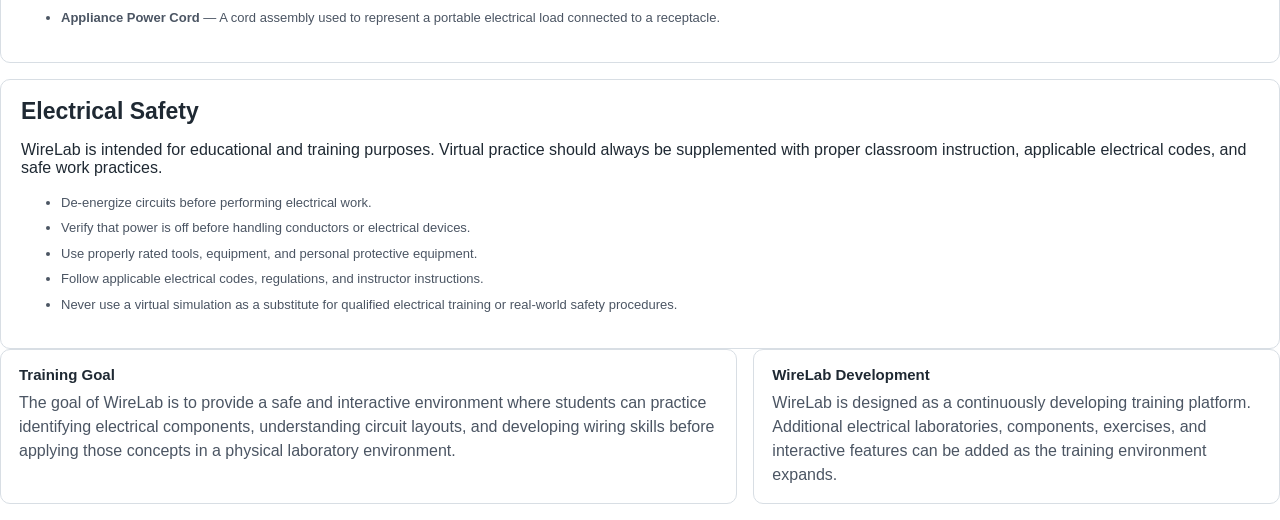
<file: info.html>
<!DOCTYPE html>
<html lang="en">

<head>
    <meta charset="UTF-8">
    <meta name="viewport" content="width=device-width, initial-scale=1.0">
    <title>WireLab - Virtual Electrical Training</title>
    <link rel="stylesheet" href="style.css">
</head>

<body class="lab-page">
<header class="site-header">
    <div class="header-content">
        <h1>WireLab</h1>
        <p> Virtual Electrical Training </p>
    </div>

    <nav class="site-navigation">
        <a href="index.html" class="nav-button">Home</a>
        <a href="labs.html" class="nav-button">Labs</a>
        <a href="study.html" class="nav-button">Study</a>
        <a href="info.html" class="nav-button">Info</a>
        <a href="testing.html" class="nav-button">..testing</a>
        <a href="electrical-tools.html" class="nav-button">Tools</a>
    </nav>
    
    <div class="stage-label"> INFO </div>
</header>

<!-- ============= HERO SECTION ============== -->
<section class="wirelab-hero">

<img src="wirelab-info-art.png"
    alt="WireLab Home">

<div class="hero-overlay">
    <h2> more information... </h2>

    <p> Practice real-world wiring methods through interactive virtual labs. Learn circuits, devices, grounding, and installation techniques.
    </p>
        <div class="labs-feature-detail"> </div>

                <div class="labs-feature-detail">

                    <h3>
                        Build Your Skills
                    </h3>

                    <p>
                        Complete exercises covering receptacles,
                        switches, GFCI protection, lighting,
                        and circuit wiring.
                    </p>

                </div>
    
</div>

</section>


    <!-- INTRODUCTION -->

    <section class="exercise-info">

        <div class="objective-card">

            <h3>What is WireLab?</h3>

            <p>
                WireLab is an interactive virtual electrical training
                environment designed to provide hands-on practice with
                electrical installation, wiring, and circuit-building
                concepts.
            </p>

        </div>


        <div class="progress-card">

            <div class="progress-header">
                <span>Training Environment</span>
                <span>ONLINE</span>
            </div>

            <div class="progress-bar">
                <div style="width: 100%;"></div>
            </div>

        </div>

    </section>


    <!-- HOW IT WORKS -->

    <section class="instructions-panel">

        <h3>How WireLab Works</h3>

        <ul>

            <li>
                Select <strong>Labs</strong> from the navigation menu to
                view the available electrical training exercises.
            </li>

            <li>
                Select <strong>Open Lab</strong> to enter an interactive
                electrical work area.
            </li>

            <li>
                Use the virtual toolbox to select electrical components
                and wiring materials.
            </li>

            <li>
                Place components into the virtual work area and organize
                the electrical installation.
            </li>

            <li>
                Make the appropriate wiring connections between devices,
                cables, and power sources.
            </li>

            <li>
                Use the available controls to check your work, reset the
                exercise, and receive guidance.
            </li>

        </ul>

    </section>


    <!-- LAB FEATURES -->

    <section class="labs-grid">

        <div class="lab-card">

            <div class="lab-card-number">
                FEATURE 01
            </div>

            <h3>
                Virtual Work Area
            </h3>

            <p>
                Build electrical circuits inside an interactive work area.
                Components can be positioned, moved, and connected while
                completing the assigned exercise.
            </p>

        </div>


        <div class="lab-card">

            <div class="lab-card-number">
                FEATURE 02
            </div>

            <h3>
                Electrical Components
            </h3>

            <p>
                Practice working with junction boxes, receptacles, GFCI
                devices, switches, lighting equipment, cables, and other
                electrical components.
            </p>

        </div>


        <div class="lab-card">

            <div class="lab-card-number">
                FEATURE 03
            </div>

            <h3>
                Interactive Training
            </h3>

            <p>
                Complete wiring exercises by interacting directly with
                the virtual components and learning how different devices
                are connected within a circuit.
            </p>

        </div>

    </section>


    <!-- CONTROLS -->

    <section class="instructions-panel">

        <h3>Common Lab Controls</h3>

        <ul>

            <li>
                <strong>Start Exercise</strong> — Begins the selected
                training exercise.
            </li>

            <li>
                <strong>Check Work</strong> — Checks the current circuit
                configuration against the exercise requirements.
            </li>

            <li>
                <strong>Reset Exercise</strong> — Returns the exercise
                to its starting configuration.
            </li>

            <li>
                <strong>Add Box</strong> — Adds another junction box to
                the virtual work area when available.
            </li>

            <li>
                <strong>Remove Box</strong> — Removes a selected junction
                box from the work area.
            </li>

            <li>
                <strong>Rotate</strong> — Rotates a selected component or
                junction box when the control is available.
            </li>

            <li>
                <strong>Hint</strong> — Provides guidance for the current
                exercise.
            </li>

        </ul>

    </section>


    <!-- COMPONENTS -->

    <section class="instructions-panel">

        <h3>Electrical Components</h3>

        <ul>

            <li>
                <strong>Junction Box</strong> — Provides an enclosure for
                electrical wiring connections.
            </li>

            <li>
                <strong>Duplex Receptacle</strong> — A standard electrical
                receptacle used to provide power to connected loads.
            </li>

            <li>
                <strong>Half-Hot Receptacle</strong> — A receptacle
                configured so that one portion can be controlled by a
                switch.
            </li>

            <li>
                <strong>GFCI Receptacle</strong> — A ground-fault circuit
                interrupter device designed to help protect against
                electrical shock caused by ground-fault current.
            </li>

            <li>
                <strong>Single-Pole Switch</strong> — A switch commonly
                used to control a lighting load from one location.
            </li>

            <li>
                <strong>Light Fixture</strong> — A lighting device that
                can be connected to a branch circuit.
            </li>

            <li>
                <strong>Appliance Power Cord</strong> — A cord assembly
                used to represent a portable electrical load connected
                to a receptacle.
            </li>

        </ul>

    </section>


    <!-- SAFETY -->

    <section class="instructions-panel">

        <h3>Electrical Safety</h3>

        <p>
            WireLab is intended for educational and training purposes.
            Virtual practice should always be supplemented with proper
            classroom instruction, applicable electrical codes, and
            safe work practices.
        </p>

        <ul>

            <li>
                De-energize circuits before performing electrical work.
            </li>

            <li>
                Verify that power is off before handling conductors or
                electrical devices.
            </li>

            <li>
                Use properly rated tools, equipment, and personal
                protective equipment.
            </li>

            <li>
                Follow applicable electrical codes, regulations, and
                instructor instructions.
            </li>

            <li>
                Never use a virtual simulation as a substitute for
                qualified electrical training or real-world safety
                procedures.
            </li>

        </ul>

    </section>


    <!-- ABOUT -->

    <section class="exercise-info">

        <div class="objective-card">

            <h3>Training Goal</h3>

            <p>
                The goal of WireLab is to provide a safe and interactive
                environment where students can practice identifying
                electrical components, understanding circuit layouts,
                and developing wiring skills before applying those
                concepts in a physical laboratory environment.
            </p>

        </div>


        <div class="objective-card">

            <h3>WireLab Development</h3>

            <p>
                WireLab is designed as a continuously developing training
                platform. Additional electrical laboratories, components,
                exercises, and interactive features can be added as the
                training environment expands.
            </p>

        </div>

    </section>

</main>

</body>
</html>
</file>
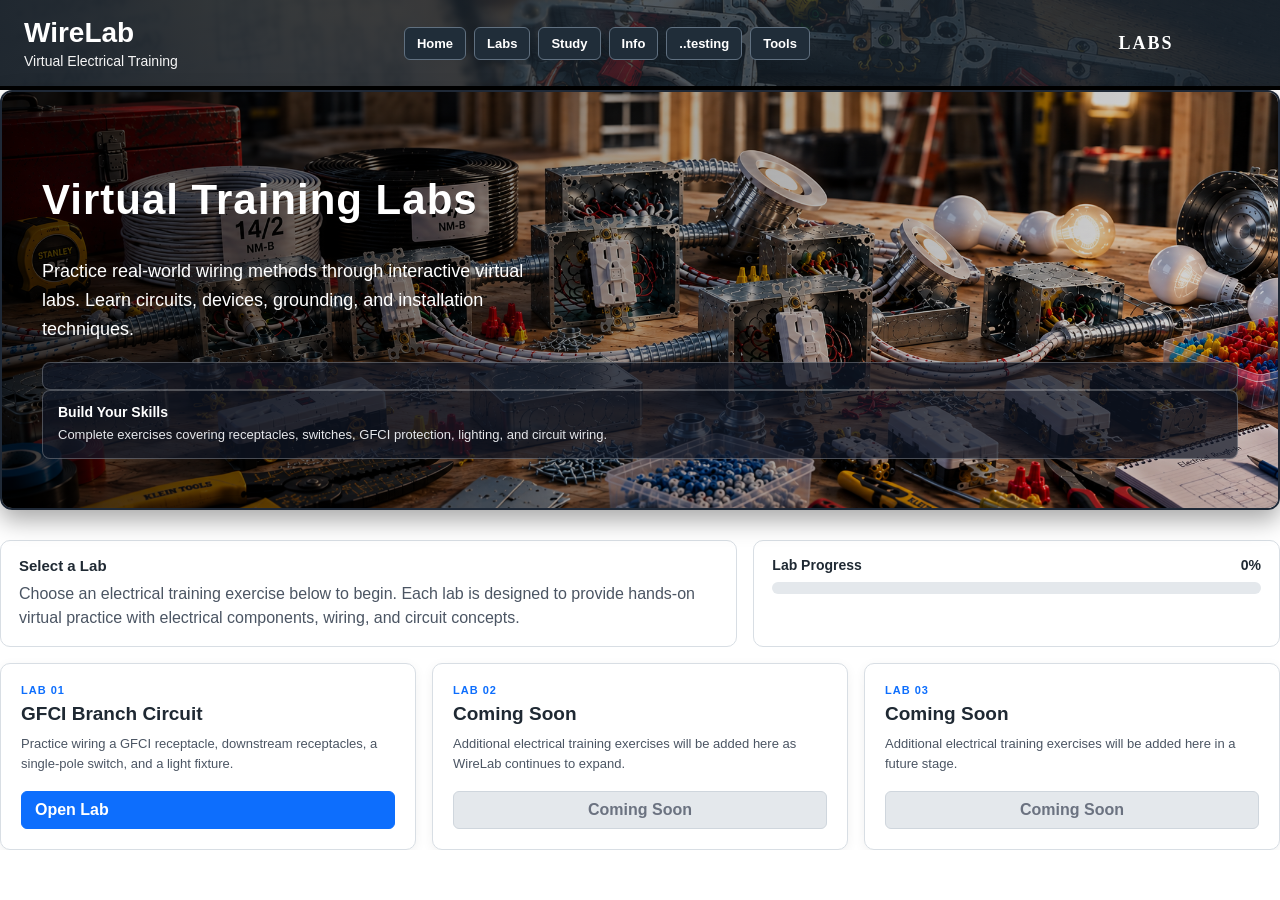
<file: labs.html>
<!DOCTYPE html>
<html lang="en">

<head>
    <meta charset="UTF-8">
    <meta name="viewport" content="width=device-width, initial-scale=1.0">
    <title>WireLab - Virtual Electrical Training</title>
    <link rel="stylesheet" href="style.css">
</head>

<body class="lab-page">
<header class="site-header">
    <div class="header-content">
        <h1>WireLab</h1>
        <p> Virtual Electrical Training </p>
    </div>

    <nav class="site-navigation">
        <a href="index.html" class="nav-button">Home</a>
        <a href="labs.html" class="nav-button">Labs</a>
        <a href="study.html" class="nav-button">Study</a>
        <a href="info.html" class="nav-button">Info</a>
        <a href="testing.html" class="nav-button">..testing</a>
        <a href="electrical-tools.html" class="nav-button">Tools</a>
    </nav>
    
    <div class="stage-label"> LABS </div>
</header>

<!-- ============= HERO SECTION ============== -->
<section class="wirelab-hero">

<img src="wirelab-labs-art.png"
    alt="WireLab Home">

<div class="hero-overlay">
    <h2> Virtual Training Labs </h2>

    <p> Practice real-world wiring methods through interactive virtual labs. Learn circuits, devices, grounding, and installation techniques.
    </p>
        <div class="labs-feature-detail"> </div>

                <div class="labs-feature-detail">

                    <h3>
                        Build Your Skills
                    </h3>

                    <p>
                        Complete exercises covering receptacles,
                        switches, GFCI protection, lighting,
                        and circuit wiring.
                    </p>

                </div>
    
</div>

</section>















    <!-- LAB INFORMATION -->

    <section class="exercise-info">

        <div class="objective-card">

            <h3>
                Select a Lab
            </h3>

            <p>
                Choose an electrical training exercise below
                to begin. Each lab is designed to provide
                hands-on virtual practice with electrical
                components, wiring, and circuit concepts.
            </p>

        </div>

        <div class="progress-card">

            <div class="progress-header">

                <span>
                    Lab Progress
                </span>

                <span>
                    0%
                </span>

            </div>

            <div class="progress-bar">

                <div id="progressFill"></div>

            </div>

        </div>

    </section>


    <!-- LAB CARDS -->

    <section class="labs-grid">

        <div class="lab-card">

            <div class="lab-card-number">
                LAB 01
            </div>

            <h3>
                GFCI Branch Circuit
            </h3>

            <p>
                Practice wiring a GFCI receptacle, downstream
                receptacles, a single-pole switch, and a
                light fixture.
            </p>

            <a
                href="gfcibranchcircuit.html"
                class="lab-card-button"
            >
                Open Lab
            </a>

        </div>


        <div class="lab-card">

            <div class="lab-card-number">
                LAB 02
            </div>

            <h3>
                Coming Soon
            </h3>

            <p>
                Additional electrical training exercises will
                be added here as WireLab continues to expand.
            </p>

            <button
                class="lab-card-button"
                disabled
            >
                Coming Soon
            </button>

        </div>


        <div class="lab-card">

            <div class="lab-card-number">
                LAB 03
            </div>

            <h3>
                Coming Soon
            </h3>

            <p>
                Additional electrical training exercises will
                be added here in a future stage.
            </p>

            <button
                class="lab-card-button"
                disabled
            >
                Coming Soon
            </button>

        </div>

    </section>

</main>

</body>

</html>
</file>
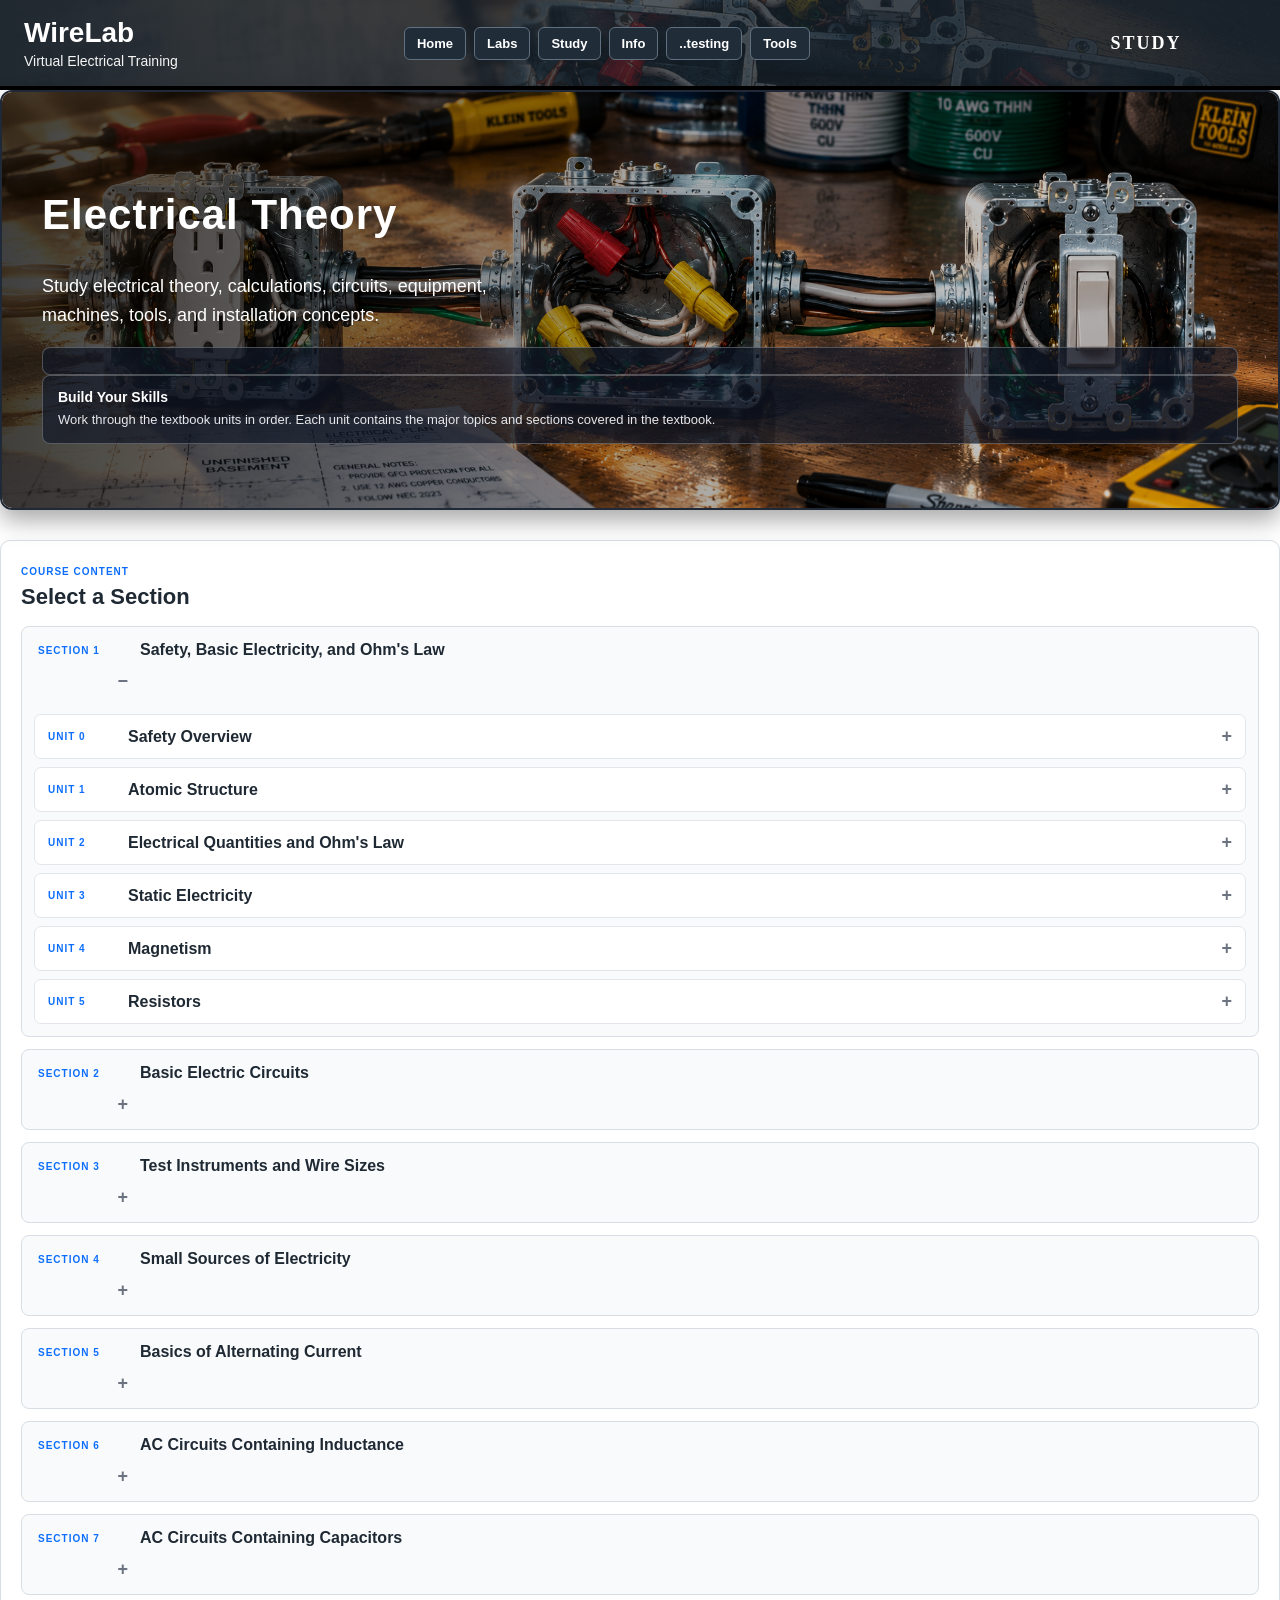
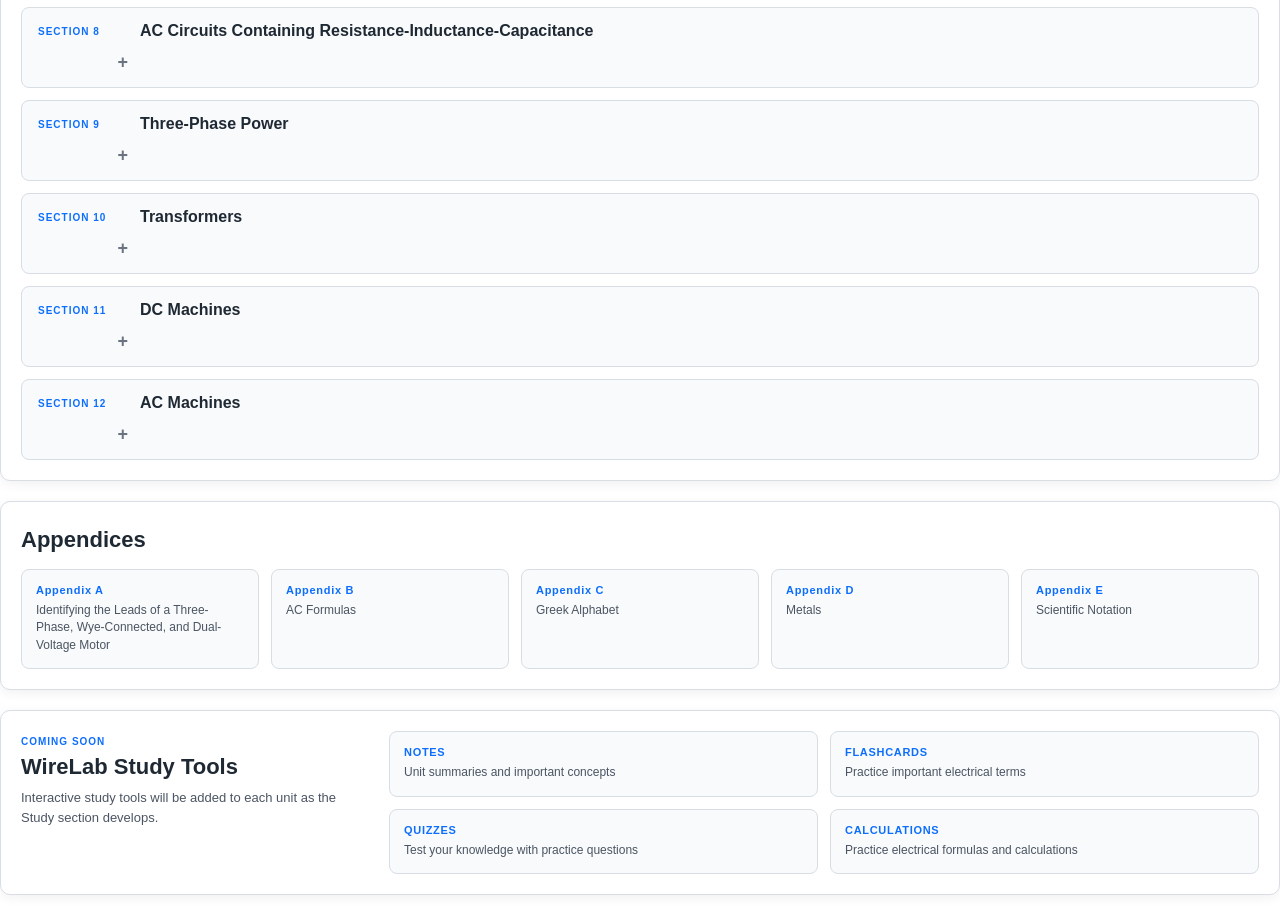
<file: study.html>
<!DOCTYPE html>
<html lang="en">

<head>
    <meta charset="UTF-8">
    <meta name="viewport" content="width=device-width, initial-scale=1.0">
    <title>WireLab - Virtual Electrical Training</title>
    <link rel="stylesheet" href="style.css">
</head>

<body class="lab-page">
<header class="site-header">
    <div class="header-content">
        <h1>WireLab</h1>
        <p> Virtual Electrical Training </p>
    </div>

    <nav class="site-navigation">
        <a href="index.html" class="nav-button">Home</a>
        <a href="labs.html" class="nav-button">Labs</a>
        <a href="study.html" class="nav-button">Study</a>
        <a href="info.html" class="nav-button">Info</a>
        <a href="testing.html" class="nav-button">..testing</a>
        <a href="electrical-tools.html" class="nav-button">Tools</a>
    </nav>

    <div class="stage-label"> STUDY </div>
</header>

<!-- ============= HERO SECTION ============== -->
<section class="wirelab-hero">

<img src="wirelab-study-art.png"
    alt="WireLab Home">

<div class="hero-overlay">
    <h2> Electrical Theory </h2>

    <p> Study electrical theory, calculations, circuits, equipment, machines, tools, and installation concepts.
    </p>
        <div class="labs-feature-detail">

                </div>

                <div class="labs-feature-detail">

                    <h3>
                        Build Your Skills
                    </h3>

                    <p>
                        Work through the textbook units in order. Each unit contains the major topics and sections covered in the textbook. 
                    </p>

                </div>
    
</div>

</section>




    <!-- =====================================================
         STUDY NAVIGATION
    ====================================================== -->

    <section class="study-navigation-panel">

        <div class="study-navigation-header">

            <div>

                <span class="study-section-label">
                    COURSE CONTENT
                </span>

                <h3>
                    Select a Section
                </h3>

            </div>

        </div>


        <div class="study-section-grid">


            <!-- =================================================
                 SECTION 1
            ================================================== -->

            <details class="study-section" open>

                <summary>

                    <span class="study-section-number">
                        SECTION 1
                    </span>

                    <span class="study-section-title">
                        Safety, Basic Electricity, and Ohm's Law
                    </span>

                </summary>


                <div class="study-units">


                    <!-- UNIT 0 -->

                    <details class="study-unit">

                        <summary>

                            <span class="study-unit-number">
                                UNIT 0
                            </span>

                            <span class="study-unit-title">
                                Safety Overview
                            </span>

                        </summary>


                        <div class="study-topics">

                            <h4>
                                S-1. General Safety Rules
                            </h4>

                            <ul>
                                <li>Always Establish an Electrically Safe Working Condition when Working with Electrical Conductors and Circuit Parts</li>
                                <li>Think</li>
                                <li>Avoid Horseplay</li>
                                <li>Do Not Work Alone</li>
                                <li>Learn First Aid</li>
                                <li>Avoid Alcohol and Drugs</li>
                            </ul>


                            <h4>
                                S-2. Effects of Electric Current on the Body
                            </h4>


                            <h4>
                                S-3. On the Job
                            </h4>

                            <ul>
                                <li>OSHA</li>
                                <li>Hazardous Materials</li>
                                <li>Employer Responsibilities</li>
                                <li>Safety Data Sheets</li>
                                <li>Trenches</li>
                                <li>Confined Spaces</li>
                                <li>Lockout and Tagout Procedures</li>
                            </ul>


                            <h4>
                                S-4. Personal Protective Equipment
                            </h4>

                            <ul>
                                <li>Head Protection</li>
                                <li>Eye Protection</li>
                                <li>Hearing Protection</li>
                                <li>Arc-Rated Clothing</li>
                                <li>Gloves</li>
                                <li>Fall Protection Harnesses</li>
                            </ul>


                            <h4>
                                S-5. Ladders and Scaffolds
                            </h4>

                            <ul>
                                <li>Rolling Scaffolds</li>
                                <li>Hanging or Suspended Scaffolds</li>
                                <li>Straight Ladders</li>
                                <li>Step Ladders</li>
                            </ul>


                            <h4>
                                S-6. Fires
                            </h4>


                            <h4>
                                S-7. Ground-Fault Circuit Interrupters
                            </h4>

                            <ul>
                                <li>GFCI Devices</li>
                            </ul>


                            <h4>
                                S-8. Arc-Fault Circuit Interrupters
                            </h4>

                            <ul>
                                <li>Parallel Arc Faults</li>
                                <li>Series Arc Faults</li>
                                <li>Arc-Fault Detection</li>
                                <li>Connecting an Arc-Fault Circuit</li>
                                <li>Tamper Resistant Receptacles</li>
                            </ul>


                            <h4>
                                S-9. Grounding and Bonding
                            </h4>


                            <h4>
                                Review
                            </h4>

                            <ul>
                                <li>Summary</li>
                                <li>Review Questions</li>
                            </ul>

                        </div>

                    </details>



                    <!-- UNIT 1 -->

                    <details class="study-unit">

                        <summary>

                            <span class="study-unit-number">
                                UNIT 1
                            </span>

                            <span class="study-unit-title">
                                Atomic Structure
                            </span>

                        </summary>

                        <div class="study-topics">

                            <h4>1-1. Early History of Electricity</h4>
                            <h4>1-2. Atoms</h4>
                            <h4>1-3. Coulomb's Law</h4>
                            <h4>1-4. Structure of the Atom</h4>
                            <h4>1-5. Electron Orbits</h4>
                            <h4>1-6. Valence Electrons</h4>
                            <h4>1-7. The Bump Theory</h4>
                            <h4>1-8. Power Sources</h4>
                            <h4>1-9. Insulators</h4>
                            <h4>1-10. Semiconductors</h4>
                            <h4>1-11. Molecules</h4>
                            <h4>1-12. Methods of Producing Electricity</h4>
                            <h4>1-13. Electrical Effects</h4>

                            <h4>Review</h4>

                            <ul>
                                <li>Summary</li>
                                <li>Review Questions</li>
                            </ul>

                        </div>

                    </details>



                    <!-- UNIT 2 -->

                    <details class="study-unit">

                        <summary>

                            <span class="study-unit-number">
                                UNIT 2
                            </span>

                            <span class="study-unit-title">
                                Electrical Quantities and Ohm's Law
                            </span>

                        </summary>

                        <div class="study-topics">

                            <h4>2-1. The Coulomb</h4>
                            <h4>2-2. The Ampere</h4>
                            <h4>2-3. The Electron Flow Theory</h4>
                            <h4>2-4. The Conventional Current Flow Theory</h4>
                            <h4>2-5. Speed of Current</h4>
                            <h4>2-6. Basic Electric Circuits</h4>
                            <h4>2-7. The Volt</h4>
                            <h4>2-8. The Ohm</h4>
                            <h4>2-9. The Watt</h4>
                            <h4>2-10. Other Measures of Power</h4>
                            <h4>2-11. Ohm's Law</h4>

                        </div>

                    </details>



                    <!-- UNIT 3 -->

                    <details class="study-unit">

                        <summary>

                            <span class="study-unit-number">
                                UNIT 3
                            </span>

                            <span class="study-unit-title">
                                Static Electricity
                            </span>

                        </summary>

                        <div class="study-topics">

                            <h4>3-1. Static Electricity</h4>
                            <h4>3-2. Charging an Object</h4>
                            <h4>3-3. The Electroscope</h4>
                            <h4>Testing an Object</h4>
                            <h4>3-4. Static Electricity in Nature</h4>
                            <h4>Lightning Protection</h4>
                            <h4>3-5. Nuisance Static Charges</h4>
                            <h4>3-6. Useful Static Charges</h4>

                            <h4>Review</h4>

                            <ul>
                                <li>Summary</li>
                                <li>Review Questions</li>
                            </ul>

                        </div>

                    </details>



                    <!-- UNIT 4 -->

                    <details class="study-unit">

                        <summary>

                            <span class="study-unit-number">
                                UNIT 4
                            </span>

                            <span class="study-unit-title">
                                Magnetism
                            </span>

                        </summary>

                        <div class="study-topics">

                            <h4>4-1. The Earth Is a Magnet</h4>
                            <h4>4-2. Permanent Magnets</h4>
                            <h4>The Electron Theory of Magnetism</h4>
                            <h4>Magnetic Materials</h4>
                            <h4>Magnetic Lines of Force</h4>
                            <h4>4-3. Electromagnetics</h4>
                            <h4>Core Material</h4>
                            <h4>4-4. Magnetic Measurements</h4>
                            <h4>Magnetic Polarity</h4>
                            <h4>4-5. Working with Magnetism</h4>
                            <h4>Magnetic Devices</h4>
                            <h4>The Speaker</h4>

                            <h4>Review</h4>

                            <ul>
                                <li>Summary</li>
                                <li>Review Questions</li>
                                <li>Practical Applications</li>
                            </ul>

                        </div>

                    </details>



                    <!-- UNIT 5 -->

                    <details class="study-unit">

                        <summary>

                            <span class="study-unit-number">
                                UNIT 5
                            </span>

                            <span class="study-unit-title">
                                Resistors
                            </span>

                        </summary>

                        <div class="study-topics">

                            <h4>5-1. Uses of Resistors</h4>
                            <h4>5-2. Fixed Resistors</h4>
                            <h4>Metal Film Resistors</h4>
                            <h4>Carbon Film Resistors</h4>
                            <h4>Metal Glaze Resistors</h4>
                            <h4>Wire-Wound Resistors</h4>
                            <h4>5-3. Color Code</h4>
                            <h4>Gold and Silver as Multipliers</h4>
                            <h4>5-4. Standard Resistance Values of Fixed Resistors</h4>
                            <h4>5-5. Power Ratings</h4>
                            <h4>5-6. Variable Resistors</h4>
                            <h4>Variable Resistor Terminology</h4>
                            <h4>5-7. Schematic Symbols</h4>

                            <h4>Review</h4>

                            <ul>
                                <li>Summary</li>
                                <li>Review Questions</li>
                                <li>Practical Applications</li>
                                <li>Practice Problems</li>
                            </ul>

                        </div>

                    </details>

                </div>

            </details>



            <!-- =================================================
                 SECTION 2
            ================================================== -->

            <details class="study-section">

                <summary>

                    <span class="study-section-number">
                        SECTION 2
                    </span>

                    <span class="study-section-title">
                        Basic Electric Circuits
                    </span>

                </summary>


                <div class="study-units">


                    <!-- UNIT 6 -->

                    <details class="study-unit">

                        <summary>

                            <span class="study-unit-number">
                                UNIT 6
                            </span>

                            <span class="study-unit-title">
                                Series Circuits
                            </span>

                        </summary>

                        <div class="study-topics">

                            <h4>6-1. Series Circuits</h4>
                            <h4>Voltage Drops in a Series Circuit</h4>
                            <h4>Resistance in a Series Circuit</h4>
                            <h4>6-2. Calculating Series Circuit Values</h4>
                            <h4>Solving Circuits</h4>
                            <h4>6-3. Voltage Dividers</h4>
                            <h4>Transposing Ohm's Law to Find Voltage Drop</h4>
                            <h4>6-4. Voltage Polarity and Ground as a Reference</h4>

                            <h4>Review</h4>

                            <ul>
                                <li>Summary</li>
                                <li>Review Questions</li>
                                <li>Practical Applications</li>
                                <li>Practice Problems</li>
                            </ul>

                        </div>

                    </details>



                    <!-- UNIT 7 -->

                    <details class="study-unit">

                        <summary>

                            <span class="study-unit-number">
                                UNIT 7
                            </span>

                            <span class="study-unit-title">
                                Parallel Circuits
                            </span>

                        </summary>

                        <div class="study-topics">

                            <h4>7-1. Parallel Circuit Values</h4>
                            <h4>Total Current</h4>
                            <h4>Voltage Drop</h4>
                            <h4>Total Resistance</h4>
                            <h4>7-2. Parallel Resistance Formulas</h4>
                            <h4>Resistors of Equal Value</h4>
                            <h4>Product over Sum</h4>
                            <h4>Reciprocal Formula</h4>
                            <h4>7-3. Current Dividers</h4>

                            <h4>Review</h4>

                            <ul>
                                <li>Summary</li>
                                <li>Review Questions</li>
                                <li>Practical Applications</li>
                                <li>Practice Problems</li>
                            </ul>

                        </div>

                    </details>



                    <!-- UNIT 8 -->

                    <details class="study-unit">

                        <summary>

                            <span class="study-unit-number">
                                UNIT 8
                            </span>

                            <span class="study-unit-title">
                                Combination Circuits
                            </span>

                        </summary>

                        <div class="study-topics">

                            <h4>8-1. Combination Circuits</h4>
                            <h4>8-2. Solving Combination Circuits</h4>
                            <h4>8-3. Simplifying the Circuit</h4>

                            <h4>Review</h4>

                            <ul>
                                <li>Summary</li>
                                <li>Review Questions</li>
                                <li>Practical Applications</li>
                                <li>Practice Problems</li>
                            </ul>

                        </div>

                    </details>

                </div>

            </details>



            <!-- =================================================
                 SECTION 3
            ================================================== -->

            <details class="study-section">

                <summary>

                    <span class="study-section-number">
                        SECTION 3
                    </span>

                    <span class="study-section-title">
                        Test Instruments and Wire Sizes
                    </span>

                </summary>


                <div class="study-units">


                    <!-- UNIT 9 -->

                    <details class="study-unit">

                        <summary>

                            <span class="study-unit-number">
                                UNIT 9
                            </span>

                            <span class="study-unit-title">
                                Test Instruments
                            </span>

                        </summary>

                        <div class="study-topics">

                            <h4>9-1. Analog Meters</h4>
                            <h4>Principle of Operation</h4>
                            <h4>9-2. The Voltmeter</h4>
                            <h4>Calculating the Resistor Value</h4>
                            <h4>Multirange Voltmeters</h4>
                            <h4>Calculating the Resistor Values</h4>
                            <h4>Reading a Meter</h4>
                            <h4>Reading a Voltmeter</h4>

                            <h4>9-3. The Ammeter</h4>
                            <h4>Ammeter Shunts</h4>
                            <h4>Multirange Ammeters</h4>
                            <h4>The Ayrton Shunt</h4>
                            <h4>AC Ammeters</h4>
                            <h4>Current Transformers</h4>
                            <h4>Clamp-On Ammeters</h4>
                            <h4>DC-AC Clamp-On Ammeters</h4>

                            <h4>9-4. The Ohmmeter</h4>
                            <h4>The Series Ohmmeter</h4>
                            <h4>Shunt-Type Ohmmeters</h4>

                            <h4>9-5. Digital Meters</h4>
                            <h4>Digital Ohmmeters</h4>
                            <h4>Digital Multimeters</h4>

                            <h4>9-6. The Oscilloscope</h4>
                            <h4>Voltage Range Selection</h4>
                            <h4>The Time Base</h4>
                            <h4>Measuring Frequency</h4>
                            <h4>Attenuated Probes</h4>
                            <h4>Oscilloscope Controls</h4>
                            <h4>Interpreting Waveforms</h4>

                            <h4>9-7. The Wattmeter</h4>
                            <h4>Recording Meters</h4>

                            <h4>Review</h4>

                            <ul>
                                <li>Summary</li>
                                <li>Review Questions</li>
                                <li>Practical Applications</li>
                            </ul>

                        </div>

                    </details>



                    <!-- UNIT 10 -->

                    <details class="study-unit">

                        <summary>

                            <span class="study-unit-number">
                                UNIT 10
                            </span>

                            <span class="study-unit-title">
                                Determining Conductor Sizes
                            </span>

                        </summary>

                        <div class="study-topics">

                            <h4>10-1. Conductor Sizes and Ampacity</h4>
                            <h4>Using the NEC Ampacity Tables</h4>

                            <h4>10-2. Factors That Determine Ampacity</h4>
                            <h4>Conductor Material</h4>
                            <h4>Insulation Type</h4>
                            <h4>Condition of Use Factors</h4>
                            <h4>More Than Three Current-Carrying Conductors in a Raceway or Cable</h4>
                            <h4>Temperature Limitations of Terminations</h4>

                            <h4>10-3. Determining Conductor Sizes and Resistance</h4>
                            <h4>Longer Circuit Lengths</h4>
                            <h4>Calculating Resistance</h4>
                            <h4>Calculating Voltage Drop</h4>
                            <h4>Coefficient of Temperature</h4>

                            <h4>10-4. Parallel Conductors</h4>
                            <h4>Testing Wire Installations</h4>

                            <h4>Review</h4>

                            <ul>
                                <li>Summary</li>
                                <li>Review Questions</li>
                                <li>Practical Applications</li>
                                <li>Practice Problems</li>
                            </ul>

                        </div>

                    </details>

                </div>

            </details>



            <!-- =================================================
                 SECTION 4
            ================================================== -->

            <details class="study-section">

                <summary>

                    <span class="study-section-number">
                        SECTION 4
                    </span>

                    <span class="study-section-title">
                        Small Sources of Electricity
                    </span>

                </summary>


                <div class="study-units">


                    <!-- UNIT 11 -->

                    <details class="study-unit">

                        <summary>

                            <span class="study-unit-number">
                                UNIT 11
                            </span>

                            <span class="study-unit-title">
                                Conduction in Liquids and Gases
                            </span>

                        </summary>

                        <div class="study-topics">

                            <h4>11-1. The Ionization Process: Magnesium and Chlorine</h4>
                            <h4>11-2. Other Types of Ions</h4>
                            <h4>Sulfuric Acid</h4>
                            <h4>Copper Sulfate</h4>
                            <h4>11-3. Electroplating</h4>
                            <h4>11-4. Electrolysis</h4>
                            <h4>11-5. Conduction in Gases</h4>
                            <h4>Ionization Potential in a Gas</h4>
                            <h4>Electron Impact</h4>
                            <h4>Useful Applications</h4>
                            <h4>11-6. Ionization in Nature</h4>

                            <h4>Review</h4>

                            <ul>
                                <li>Summary</li>
                                <li>Review Questions</li>
                            </ul>

                        </div>

                    </details>



                    <!-- UNIT 12 -->

                    <details class="study-unit">

                        <summary>

                            <span class="study-unit-number">
                                UNIT 12
                            </span>

                            <span class="study-unit-title">
                                Batteries and Other Sources of Electricity
                            </span>

                        </summary>

                        <div class="study-topics">

                            <h4>12-1. History of the Battery</h4>
                            <h4>12-2. Voltaic Cells</h4>
                            <h4>12-3. Cell Voltage</h4>
                            <h4>12-4. Primary Cells</h4>
                            <h4>The Carbon-Zinc Cell</h4>
                            <h4>Alkaline Cells</h4>
                            <h4>Button Cells</h4>
                            <h4>Lithium Cells</h4>
                            <h4>Current Capacity and Cell Ratings</h4>
                            <h4>Internal Resistance</h4>

                            <h4>12-5. Secondary Cells</h4>
                            <h4>Discharge Cycle</h4>
                            <h4>Charging Cycle</h4>
                            <h4>Cautions Concerning Charging</h4>
                            <h4>Sealed Lead-Acid Batteries</h4>
                            <h4>AGM Batteries</h4>
                            <h4>Ratings for Lead-Acid Batteries</h4>
                            <h4>Testing Lead-Acid Batteries</h4>

                            <h4>12-6. Other Secondary Cells</h4>
                            <h4>Nickel-Iron Batteries</h4>
                            <h4>Nickel-Cadmium Batteries</h4>
                            <h4>Nickel-Metal Hydride Cells</h4>
                            <h4>Lithium-Ion Cells</h4>

                            <h4>12-7. Series and Parallel Battery Connections</h4>

                            <h4>12-8. Other Small Sources of Electricity</h4>
                            <h4>Solar Photovoltaic Cells</h4>
                            <h4>Thermocouples</h4>
                            <h4>Piezoelectricity</h4>
                            <h4>Fuel Cells</h4>
                            <h4>The PEM Fuel Cell</h4>
                            <h4>Direct Methanol Fuel Cells</h4>
                            <h4>Phosphoric Acid Fuel Cells</h4>
                            <h4>Molten Carbonate Fuel Cells</h4>
                            <h4>Solid Oxide Fuel Cells</h4>

                            <h4>Review</h4>

                            <ul>
                                <li>Summary</li>
                                <li>Review Questions</li>
                                <li>Practical Applications</li>
                            </ul>

                        </div>

                    </details>



                    <!-- UNIT 13 -->

                    <details class="study-unit">

                        <summary>

                            <span class="study-unit-number">
                                UNIT 13
                            </span>

                            <span class="study-unit-title">
                                Magnetic Induction
                            </span>

                        </summary>

                        <div class="study-topics">

                            <h4>13-1. Electromagnetic Induction</h4>
                            <h4>Fleming's Left-Hand Rule</h4>
                            <h4>Moving Magnetic Fields</h4>
                            <h4>Determining the Amount of Induced Voltage</h4>
                            <h4>13-2. Lenz's Law</h4>
                            <h4>13-3. Inductance in a Coil</h4>
                            <h4>The Exponential Curve</h4>
                            <h4>Measuring Inductance</h4>
                            <h4>R-L Time Constants</h4>
                            <h4>13-4. Induced Voltage Spikes</h4>

                            <h4>Review</h4>

                            <ul>
                                <li>Summary</li>
                                <li>Review Questions</li>
                                <li>Practical Applications</li>
                            </ul>

                        </div>

                    </details>

                </div>

            </details>



            <!-- =================================================
                 SECTION 5
            ================================================== -->

            <details class="study-section">

                <summary>

                    <span class="study-section-number">
                        SECTION 5
                    </span>

                    <span class="study-section-title">
                        Basics of Alternating Current
                    </span>

                </summary>


                <div class="study-units">


                    <!-- UNIT 14 -->

                    <details class="study-unit">

                        <summary>

                            <span class="study-unit-number">
                                UNIT 14
                            </span>

                            <span class="study-unit-title">
                                Basic Trigonometry and Vectors
                            </span>

                        </summary>

                        <div class="study-topics">

                            <h4>14-1. Right Triangles</h4>
                            <h4>14-2. The Pythagorean Theorem</h4>
                            <h4>14-3. Sines, Cosines, and Tangents</h4>
                            <h4>14-4. Formulas</h4>
                            <h4>14-5. Practical Application</h4>
                            <h4>Vectors</h4>

                            <h4>Review</h4>

                            <ul>
                                <li>Summary</li>
                                <li>Review Questions</li>
                                <li>Practical Applications</li>
                                <li>Practice Problems</li>
                            </ul>

                        </div>

                    </details>



                    <!-- UNIT 15 -->

                    <details class="study-unit">

                        <summary>

                            <span class="study-unit-number">
                                UNIT 15
                            </span>

                            <span class="study-unit-title">
                                Alternating Current
                            </span>

                        </summary>

                        <div class="study-topics">

                            <h4>15-1. Advantages of AC</h4>
                            <h4>15-2. AC Waveforms</h4>
                            <h4>Square Waves</h4>
                            <h4>Triangle Waves</h4>
                            <h4>Sine Waves</h4>
                            <h4>15-3. Sine Wave Values</h4>
                            <h4>Peak-to-Peak and Peak Values</h4>
                            <h4>RMS Values</h4>
                            <h4>Average Values</h4>
                            <h4>Wavelength</h4>
                            <h4>15-4. Resistive Loads</h4>
                            <h4>15-5. Power in an AC Circuit</h4>
                            <h4>15-6. Skin Effect in AC Circuits</h4>

                            <h4>Review</h4>

                            <ul>
                                <li>Summary</li>
                                <li>Review Questions</li>
                                <li>Practical Applications</li>
                                <li>Practice Problems</li>
                            </ul>

                        </div>

                    </details>

                </div>

            </details>



            <!-- =================================================
                 SECTION 6
            ================================================== -->

            <details class="study-section">

                <summary>

                    <span class="study-section-number">
                        SECTION 6
                    </span>

                    <span class="study-section-title">
                        AC Circuits Containing Inductance
                    </span>

                </summary>


                <div class="study-units">


                    <!-- UNIT 16 -->

                    <details class="study-unit">

                        <summary>

                            <span class="study-unit-number">
                                UNIT 16
                            </span>

                            <span class="study-unit-title">
                                Inductance in AC Circuits
                            </span>

                        </summary>

                        <div class="study-topics">

                            <h4>16-1. Inductance</h4>
                            <h4>Calculating the Induced Voltage</h4>
                            <h4>16-2. Inductive Reactance</h4>
                            <h4>Schematic Symbols</h4>
                            <h4>16-3. Inductors Connected in Series and Parallel Circuits</h4>
                            <h4>Inductors Connected in Parallel</h4>
                            <h4>16-4. Voltage and Current Relationships in an Inductive Circuit</h4>
                            <h4>16-5. Power in an Inductive Circuit</h4>
                            <h4>Reactive Power</h4>
                            <h4>16-6. Q of an Inductor</h4>

                            <h4>Review</h4>

                            <ul>
                                <li>Summary</li>
                                <li>Review Questions</li>
                                <li>Practical Applications</li>
                                <li>Practice Problems</li>
                            </ul>

                        </div>

                    </details>



                    <!-- UNIT 17 -->

                    <details class="study-unit">

                        <summary>

                            <span class="study-unit-number">
                                UNIT 17
                            </span>

                            <span class="study-unit-title">
                                Resistive-Inductive Series Circuits
                            </span>

                        </summary>

                        <div class="study-topics">

                            <h4>17-1. Solving R-L Series Circuits</h4>
                            <h4>Impedance</h4>
                            <h4>Total Current</h4>
                            <h4>17-2. Values at the Resistor</h4>
                            <h4>Watts</h4>
                            <h4>17-3. Values at the Inductor</h4>
                            <h4>Voltage Drop Across the Inductor</h4>
                            <h4>Calculating the Reactive Power</h4>
                            <h4>17-4. Total Circuit Values</h4>
                            <h4>Calculating the Apparent Power</h4>
                            <h4>17-5. Power Factor</h4>
                            <h4>Angle Theta</h4>

                            <h4>Review</h4>

                            <ul>
                                <li>Summary</li>
                                <li>Review Questions</li>
                                <li>Practical Applications</li>
                                <li>Practice Problems</li>
                            </ul>

                        </div>

                    </details>



                    <!-- UNIT 18 -->

                    <details class="study-unit">

                        <summary>

                            <span class="study-unit-number">
                                UNIT 18
                            </span>

                            <span class="study-unit-title">
                                Resistive-Inductive Parallel Circuits
                            </span>

                        </summary>

                        <div class="study-topics">

                            <h4>18-1. Resistive-Inductive Parallel Circuits</h4>
                            <h4>18-2. Calculating Circuit Values</h4>
                            <h4>Resistive Current</h4>
                            <h4>Watts</h4>
                            <h4>Inductive Current</h4>
                            <h4>VARs</h4>
                            <h4>Inductance</h4>
                            <h4>Apparent Power</h4>
                            <h4>Power Factor</h4>
                            <h4>Angle Theta</h4>

                            <h4>Review</h4>

                            <ul>
                                <li>Summary</li>
                                <li>Review Questions</li>
                                <li>Practical Applications</li>
                                <li>Practice Problems</li>
                            </ul>

                        </div>

                    </details>

                </div>

            </details>



            <!-- =================================================
                 SECTION 7
            ================================================== -->

            <details class="study-section">

                <summary>

                    <span class="study-section-number">
                        SECTION 7
                    </span>

                    <span class="study-section-title">
                        AC Circuits Containing Capacitors
                    </span>

                </summary>


                <div class="study-units">


                    <!-- UNIT 19 -->

                    <details class="study-unit">

                        <summary>

                            <span class="study-unit-number">
                                UNIT 19
                            </span>

                            <span class="study-unit-title">
                                Capacitors
                            </span>

                        </summary>

                        <div class="study-topics">

                            <h4>19-1. Introduction to Capacitors</h4>
                            <h4>19-2. Charging Capacitors</h4>
                            <h4>Dielectric Stress</h4>
                            <h4>Dielectric Constant</h4>
                            <h4>Capacitor Ratings</h4>
                            <h4>19-3. Capacitors in Circuits</h4>
                            <h4>Capacitors Connected in Series</h4>
                            <h4>Capacity Charge and Discharge Rates</h4>
                            <h4>RC Time Constants</h4>
                            <h4>19-4. Capacitor Applications</h4>
                            <h4>Nonpolarized Capacitors</h4>
                            <h4>Polarized Capacitors</h4>
                            <h4>AC Electrolytic Capacitors</h4>
                            <h4>Dry-Type Electrolytic Capacitors</h4>
                            <h4>Variable Capacitors</h4>
                            <h4>19-5. Capacitor Types and Markings</h4>
                            <h4>Temperature Coefficients</h4>
                            <h4>Ceramic Capacitors</h4>
                            <h4>Dipped Tantalum Capacitors</h4>
                            <h4>Film Capacitors</h4>
                            <h4>19-6. Testing Capacitors</h4>

                            <h4>Review</h4>

                            <ul>
                                <li>Summary</li>
                                <li>Review Questions</li>
                                <li>Practical Applications</li>
                                <li>Practice Problems</li>
                            </ul>

                        </div>

                    </details>



                    <!-- UNIT 20 -->

                    <details class="study-unit">

                        <summary>

                            <span class="study-unit-number">
                                UNIT 20
                            </span>

                            <span class="study-unit-title">
                                Capacitance in AC Circuits
                            </span>

                        </summary>

                        <div class="study-topics">

                            <h4>20-1. Capacitors in an AC Circuit</h4>
                            <h4>Capacitive Reactance</h4>
                            <h4>Calculating Capacitance</h4>
                            <h4>20-2. Voltage, Current, and Power in a Purely Capacitive Circuit</h4>
                            <h4>Power in a Purely Capacitive Circuit</h4>
                            <h4>20-3. Capacitor Quality and Voltage Ratings</h4>
                            <h4>20-4. Effects of Frequency in a Capacitive Circuit</h4>
                            <h4>20-5. Capacitors Connected in Series and Parallel</h4>
                            <h4>Parallel Capacitors</h4>

                            <h4>Review</h4>

                            <ul>
                                <li>Summary</li>
                                <li>Review Questions</li>
                                <li>Practical Applications</li>
                                <li>Practice Problems</li>
                            </ul>

                        </div>

                    </details>



                    <!-- UNIT 21 -->

                    <details class="study-unit">

                        <summary>

                            <span class="study-unit-number">
                                UNIT 21
                            </span>

                            <span class="study-unit-title">
                                Resistive-Capacitive Series Circuits
                            </span>

                        </summary>

                        <div class="study-topics">

                            <h4>21-1. Resistive-Capacitive Series Circuits</h4>
                            <h4>21-2. Calculating True Power (Watts)</h4>
                            <h4>Total Current</h4>
                            <h4>Voltage Drop Across the Resistor</h4>
                            <h4>True Power</h4>
                            <h4>21-3. Calculating Reactive Power (VARs)</h4>
                            <h4>Voltage Drop Across the Capacitor</h4>
                            <h4>Total Voltage</h4>
                            <h4>Reactive Power</h4>
                            <h4>21-4. Calculating Apparent Power and Power Factor</h4>
                            <h4>Power Factor</h4>
                            <h4>Angle Theta</h4>

                            <h4>Review</h4>

                            <ul>
                                <li>Summary</li>
                                <li>Review Questions</li>
                            </ul>

                        </div>

                    </details>



                    <!-- UNIT 22 -->

                    <details class="study-unit">

                        <summary>

                            <span class="study-unit-number">
                                UNIT 22
                            </span>

                            <span class="study-unit-title">
                                Resistive-Capacitive Parallel Circuits
                            </span>

                        </summary>

                        <div class="study-topics">

                            <h4>22-1. Operation of RC Parallel Circuits</h4>
                            <h4>22-2. Calculating Circuit Values</h4>

                            <h4>Review</h4>

                            <ul>
                                <li>Summary</li>
                                <li>Review Questions</li>
                                <li>Practice Problems</li>
                            </ul>

                        </div>

                    </details>

                </div>

            </details>



            <!-- =================================================
                 SECTION 8
            ================================================== -->

            <details class="study-section">

                <summary>

                    <span class="study-section-number">
                        SECTION 8
                    </span>

                    <span class="study-section-title">
                        AC Circuits Containing Resistance-Inductance-Capacitance
                    </span>

                </summary>


                <div class="study-units">


                    <!-- UNIT 23 -->

                    <details class="study-unit">

                        <summary>

                            <span class="study-unit-number">
                                UNIT 23
                            </span>

                            <span class="study-unit-title">
                                Resistive-Inductive-Capacitive Series Circuits
                            </span>

                        </summary>

                        <div class="study-topics">

                            <h4>23-1. RLC Series Circuits</h4>
                            <h4>23-2. Series Resonant Circuits</h4>
                            <h4>Bandwidth</h4>
                            <h4>Determining Resonant Values of L and C</h4>

                            <h4>Review</h4>

                            <ul>
                                <li>Summary</li>
                                <li>Review Questions</li>
                                <li>Practical Applications</li>
                                <li>Practice Problems</li>
                            </ul>

                        </div>

                    </details>



                    <!-- UNIT 24 -->

                    <details class="study-unit">

                        <summary>

                            <span class="study-unit-number">
                                UNIT 24
                            </span>

                            <span class="study-unit-title">
                                Resistive-Inductive-Capacitive Parallel Circuits
                            </span>

                        </summary>

                        <div class="study-topics">

                            <h4>24-1. RLC Parallel Circuits</h4>
                            <h4>24-2. Parallel Resonant Circuits</h4>
                            <h4>Bandwidth</h4>
                            <h4>24-3. RLC Parallel Circuit Applications</h4>
                            <h4>Induction Heating</h4>
                            <h4>Power Factor Correction</h4>

                            <h4>Review</h4>

                            <ul>
                                <li>Summary</li>
                                <li>Review Questions</li>
                                <li>Practical Applications</li>
                                <li>Practice Problems</li>
                            </ul>

                        </div>

                    </details>



                    <!-- UNIT 25 -->

                    <details class="study-unit">

                        <summary>

                            <span class="study-unit-number">
                                UNIT 25
                            </span>

                            <span class="study-unit-title">
                                Surge Protection and Lightning Protection
                            </span>

                        </summary>

                        <div class="study-topics">

                            <h4>25-1. Introduction to Voltage Surges and Spikes</h4>
                            <h4>25-2. Surge and Spike Protection Methods</h4>
                            <h4>Capacitor Charge Rate</h4>
                            <h4>Inductors</h4>
                            <h4>Isolation Transformers</h4>
                            <h4>Electrical Noise</h4>
                            <h4>Metal-Oxide Varistor (MOV)</h4>
                            <h4>Thermal Fuses</h4>
                            <h4>25-3. Surge Protector Ratings</h4>
                            <h4>25-4. Lightning Protection Methods</h4>

                            <h4>Review</h4>

                            <ul>
                                <li>Summary</li>
                                <li>Review Questions</li>
                            </ul>

                        </div>

                    </details>

                </div>

            </details>



            <!-- =================================================
                 SECTION 9
            ================================================== -->

            <details class="study-section">

                <summary>

                    <span class="study-section-number">
                        SECTION 9
                    </span>

                    <span class="study-section-title">
                        Three-Phase Power
                    </span>

                </summary>


                <div class="study-units">


                    <!-- UNIT 26 -->

                    <details class="study-unit">

                        <summary>

                            <span class="study-unit-number">
                                UNIT 26
                            </span>

                            <span class="study-unit-title">
                                Three-Phase Circuits
                            </span>

                        </summary>

                        <div class="study-topics">

                            <h4>26-1. Three-Phase Systems</h4>
                            <h4>Voltage Relationships in a WYE-Connected System</h4>
                            <h4>Delta-Connected Systems</h4>
                            <h4>26-2. Three-Phase Power</h4>
                            <h4>Watts and VARs</h4>
                            <h4>26-3. Calculating Unknown Values in Three-Phase Circuits</h4>
                            <h4>26-4. Three-Phase Source Calculations</h4>
                            <h4>Angle Theta</h4>
                            <h4>Power Factor Correction</h4>

                            <h4>Review</h4>

                            <ul>
                                <li>Summary</li>
                                <li>Review Questions</li>
                                <li>Practical Applications</li>
                                <li>Practice Problems</li>
                            </ul>

                        </div>

                    </details>

                </div>

            </details>



            <!-- =================================================
                 SECTION 10
            ================================================== -->

            <details class="study-section">

                <summary>

                    <span class="study-section-number">
                        SECTION 10
                    </span>

                    <span class="study-section-title">
                        Transformers
                    </span>

                </summary>


                <div class="study-units">


                    <!-- UNIT 27 -->

                    <details class="study-unit">

                        <summary>

                            <span class="study-unit-number">
                                UNIT 27
                            </span>

                            <span class="study-unit-title">
                                Single-Phase Transformers
                            </span>

                        </summary>

                        <div class="study-topics">

                            <h4>27-1. Introduction to Transformers</h4>
                            <h4>Transformer Formulas</h4>
                            <h4>Single-Phase Transformers</h4>
                            <h4>Basic Operating Principles</h4>
                            <h4>Excitation Current</h4>
                            <h4>Mutual Induction</h4>

                            <h4>27-2. Transformer Calculations</h4>
                            <h4>Primary-to-Secondary Voltage Ratio</h4>
                            <h4>Multiple-Tapped Windings</h4>
                            <h4>Multiple Secondaries</h4>
                            <h4>Distribution Transformers</h4>
                            <h4>Control Transformers</h4>
                            <h4>Transformer Core Types</h4>
                            <h4>Transformer Inrush Current</h4>
                            <h4>Magnetic Domains</h4>

                            <h4>27-3. Autotransformers</h4>

                            <h4>27-4. Voltage and Current Relationships in a Transformer</h4>
                            <h4>Polarity Markings on Schematics</h4>
                            <h4>Additive and Subtractive Polarities</h4>
                            <h4>Using Arrows to Place Dots</h4>
                            <h4>Adding Load to the Secondary</h4>
                            <h4>Testing the Transformer</h4>

                            <h4>27-5. Transformer Nameplates</h4>
                            <h4>Determining Maximum Current</h4>
                            <h4>Transformer Impedance</h4>

                            <h4>27-6. Connecting Transformer Secondaries</h4>
                            <h4>Parallel Transformer Connections</h4>
                            <h4>Connecting Parallel Transformers</h4>
                            <h4>Precautions When Servicing Parallel Transformers</h4>

                            <h4>Review</h4>

                            <ul>
                                <li>Summary</li>
                                <li>Review Questions</li>
                                <li>Practical Applications</li>
                                <li>Practice Problems</li>
                            </ul>

                        </div>

                    </details>



                    <!-- UNIT 28 -->

                    <details class="study-unit">

                        <summary>

                            <span class="study-unit-number">
                                UNIT 28
                            </span>

                            <span class="study-unit-title">
                                Three-Phase Transformers
                            </span>

                        </summary>

                        <div class="study-topics">

                            <h4>28-1. Three-Phase Transformers</h4>
                            <h4>Three-Phase Transformer Connections</h4>
                            <h4>Connecting Single-Phase Transformers into a Three-Phase Bank</h4>
                            <h4>Closing a Delta</h4>

                            <h4>28-2. Three-Phase Transformer Calculations</h4>
                            <h4>Open-Delta Connection</h4>
                            <h4>Single-Phase Loads</h4>

                            <h4>28-3. Three-Phase Delta Connections</h4>
                            <h4>Voltage Values</h4>
                            <h4>Current Values</h4>
                            <h4>Closed Delta without Center Tap</h4>

                            <h4>28-4. Three-Phase WYE Connections</h4>

                            <h4>28-5. Uncommon Transformer Connections</h4>
                            <h4>Scott Connection</h4>
                            <h4>Zig-Zag Connection</h4>
                            <h4>Six-Phase Transformer Connections</h4>
                            <h4>The Double-Delta Connection</h4>
                            <h4>The Double-WYE Connection</h4>

                            <h4>Review</h4>

                            <ul>
                                <li>Summary</li>
                                <li>Review Questions</li>
                                <li>Practice Problems</li>
                            </ul>

                        </div>

                    </details>

                </div>

            </details>



            <!-- =================================================
                 SECTION 11
            ================================================== -->

            <details class="study-section">

                <summary>

                    <span class="study-section-number">
                        SECTION 11
                    </span>

                    <span class="study-section-title">
                        DC Machines
                    </span>

                </summary>


                <div class="study-units">


                    <!-- UNIT 29 -->

                    <details class="study-unit">

                        <summary>

                            <span class="study-unit-number">
                                UNIT 29
                            </span>

                            <span class="study-unit-title">
                                DC Generators
                            </span>

                        </summary>

                        <div class="study-topics">

                            <h4>29-1. What is a Generator?</h4>
                            <h4>29-2. Generator Components</h4>
                            <h4>Lap-Wound Armatures</h4>
                            <h4>Wave-Wound Armatures</h4>
                            <h4>Frogleg-Wound Armatures</h4>
                            <h4>Brushes</h4>
                            <h4>Pole Pieces</h4>
                            <h4>Field Windings</h4>

                            <h4>29-3. Generator Types</h4>
                            <h4>Series Generator</h4>
                            <h4>Shunt Generators</h4>
                            <h4>Field Excitation Current</h4>
                            <h4>Generator Losses</h4>
                            <h4>Compound Generators</h4>

                            <h4>29-4. Compounding, Countertorque, and Reactivity in DC Generators</h4>
                            <h4>Controlling Compounding</h4>
                            <h4>Cumulative and Differential</h4>
                            <h4>Countertorque</h4>
                            <h4>Armature Reaction</h4>
                            <h4>Correcting Armature Reaction</h4>

                            <h4>29-5. Operating DC Generators</h4>
                            <h4>Paralleling DC Generators</h4>

                            <h4>Review</h4>

                            <ul>
                                <li>Summary</li>
                                <li>Review Questions</li>
                                <li>Practical Applications</li>
                            </ul>

                        </div>

                    </details>



                    <!-- UNIT 30 -->

                    <details class="study-unit">

                        <summary>

                            <span class="study-unit-number">
                                UNIT 30
                            </span>

                            <span class="study-unit-title">
                                DC Motors
                            </span>

                        </summary>

                        <div class="study-topics">

                            <h4>30-1. DC Motor Principles</h4>
                            <h4>Torque</h4>
                            <h4>Increasing the Number of Loops</h4>
                            <h4>The Commutator</h4>

                            <h4>30-2. DC Motor Types</h4>
                            <h4>Counter-Electromotive Force</h4>
                            <h4>Speed-Torque Characteristics</h4>
                            <h4>Speed Regulation</h4>
                            <h4>Series Motors</h4>
                            <h4>Series Motor Speed Characteristics</h4>
                            <h4>Compound Motors</h4>
                            <h4>Terminal Identification for DC Motors</h4>

                            <h4>30-3. Operating Characteristics of a DC Motor</h4>
                            <h4>Speed Control</h4>
                            <h4>The Field-Loss Relay</h4>
                            <h4>Horsepower</h4>

                            <h4>30-4. Brushless DC Motors</h4>
                            <h4>Inside-Out Motors</h4>
                            <h4>Differences Between Brush-Type and Brushless Motors</h4>
                            <h4>Converters</h4>

                            <h4>30-5. Permanent Magnet Motors</h4>
                            <h4>Operating Characteristics</h4>
                            <h4>DC Servomotors</h4>
                            <h4>DC ServoDisc Motors</h4>

                            <h4>30-6. The Right-Hand Motor Rule</h4>

                            <h4>Review</h4>

                            <ul>
                                <li>Summary</li>
                                <li>Review Questions</li>
                                <li>Practical Applications</li>
                            </ul>

                        </div>

                    </details>

                </div>

            </details>



            <!-- =================================================
                 SECTION 12
            ================================================== -->

            <details class="study-section">

                <summary>

                    <span class="study-section-number">
                        SECTION 12
                    </span>

                    <span class="study-section-title">
                        AC Machines
                    </span>

                </summary>


                <div class="study-units">


                    <!-- UNIT 31 -->

                    <details class="study-unit">

                        <summary>

                            <span class="study-unit-number">
                                UNIT 31
                            </span>

                            <span class="study-unit-title">
                                Three-Phase Alternators
                            </span>

                        </summary>

                        <div class="study-topics">

                            <h4>31-1. Three-Phase Alternators</h4>
                            <h4>Revolving-Armature-Type Alternators</h4>
                            <h4>Revolving-Field-Type Alternators</h4>
                            <h4>The Rotor</h4>
                            <h4>The Brushless Exciter</h4>

                            <h4>31-2. AC Alternator Output</h4>
                            <h4>Output Voltage</h4>

                            <h4>31-3. Connecting AC Alternators in Parallel</h4>
                            <h4>Determining Phase Rotation</h4>
                            <h4>The Synchroscope</h4>
                            <h4>Sharing the Load</h4>

                            <h4>31-4. Field-Discharge Protection</h4>

                            <h4>Review</h4>

                            <ul>
                                <li>Summary</li>
                                <li>Review Questions</li>
                            </ul>

                        </div>

                    </details>



                    <!-- UNIT 32 -->

                    <details class="study-unit">

                        <summary>

                            <span class="study-unit-number">
                                UNIT 32
                            </span>

                            <span class="study-unit-title">
                                Three-Phase Motors
                            </span>

                        </summary>

                        <div class="study-topics">

                            <h4>32-1. Three-Phase Motors</h4>
                            <h4>The Rotating Magnetic Field</h4>
                            <h4>Synchronous Speed</h4>
                            <h4>Determining the Direction of Rotation for Three-Phase Motors</h4>

                            <h4>32-2. Three-Phase Motor Connections</h4>
                            <h4>High-Voltage Connections</h4>
                            <h4>Low-Voltage Connections</h4>
                            <h4>Voltage and Current Relationships for Dual-Voltage Motors</h4>

                            <h4>32-3. Squirrel-Cage Induction Motors</h4>
                            <h4>Principle of Operation</h4>
                            <h4>Torque</h4>
                            <h4>Starting Characteristics</h4>
                            <h4>Percent Slip</h4>
                            <h4>Rotor Frequency</h4>
                            <h4>Reduced Voltage Starting</h4>
                            <h4>Code Letters</h4>
                            <h4>The Double-Squirrel-Cage Rotor</h4>
                            <h4>Power Factor of a Squirrel-Cage Induction Motor</h4>
                            <h4>Single-Phasing</h4>
                            <h4>Effects of Voltage Variation on Motors</h4>
                            <h4>Motor Nameplate Data</h4>
                            <h4>Consequent-Pole Squirrel-Cage Motors</h4>
                            <h4>Motor Calculations</h4>

                            <h4>32-4. Wound-Rotor Induction Motors</h4>
                            <h4>Principles of Operation</h4>
                            <h4>Starting Characteristics of a Wound-Rotor Motor</h4>
                            <h4>Speed Control</h4>

                            <h4>32-5. Synchronous Motors</h4>
                            <h4>Rotor Construction</h4>
                            <h4>Starting a Synchronous Motor</h4>
                            <h4>The Field-Discharge Resistor</h4>
                            <h4>Constant-Speed Operation</h4>
                            <h4>Power Factor Correction</h4>
                            <h4>Interaction of the Stator and Rotor Magnetic Fields</h4>
                            <h4>Synchronous Motor Applications</h4>
                            <h4>Advantages of the Synchronous Condenser</h4>

                            <h4>Review</h4>

                            <ul>
                                <li>Summary</li>
                                <li>Review Questions</li>
                                <li>Practical Applications</li>
                            </ul>

                        </div>

                    </details>



                    <!-- UNIT 33 -->

                    <details class="study-unit">

                        <summary>

                            <span class="study-unit-number">
                                UNIT 33
                            </span>

                            <span class="study-unit-title">
                                Single-Phase Motors
                            </span>

                        </summary>

                        <div class="study-topics">

                            <h4>33-1. Single-Phase Motors</h4>
                            <h4>Split-Phase Motors</h4>
                            <h4>Stator Windings</h4>

                            <h4>33-2. Split-Phase Motor Connections</h4>
                            <h4>Disconnecting the Start Winding</h4>
                            <h4>Starting Relays</h4>
                            <h4>Relationship of Stator and Rotor Fields</h4>
                            <h4>Direction of Rotation</h4>
                            <h4>Capacitor-Start Induction-Run Motors</h4>
                            <h4>Dual-Voltage Split-Phase Motors</h4>
                            <h4>Determining the Direction of Rotation for Split-Phase Motors</h4>
                            <h4>Capacitor-Start Capacitor-Run Motors</h4>

                            <h4>33-3. Shaded-Pole Induction and Multispeed Motors</h4>
                            <h4>The Shading Coil</h4>
                            <h4>Speed</h4>
                            <h4>General Operating Characteristics</h4>
                            <h4>Multispeed Motors</h4>
                            <h4>Multispeed Fan Motors</h4>

                            <h4>33-4. Repulsion-Type Motors</h4>
                            <h4>Operation</h4>
                            <h4>Brush Position</h4>
                            <h4>Repulsion-Start Induction-Run Motors</h4>
                            <h4>Repulsion-Induction Motors</h4>

                            <h4>33-5. Single-Phase Synchronous Motors</h4>
                            <h4>Warren Motors</h4>
                            <h4>Holtz Motors</h4>

                            <h4>33-6. Stepping and Universal Motors</h4>
                            <h4>Theory of Operation</h4>
                            <h4>AC Operation</h4>
                            <h4>Stepping Motor Characteristics</h4>
                            <h4>Universal Motors</h4>
                            <h4>Connecting the Compensating Winding for AC</h4>
                            <h4>The Neutral Plane</h4>
                            <h4>Speed Regulation</h4>
                            <h4>Changing the Direction of Rotation</h4>
                            <h4>Servo Motors</h4>
                            <h4>Torque Motors</h4>

                            <h4>Review</h4>

                            <ul>
                                <li>Summary</li>
                                <li>Review Questions</li>
                                <li>Practical Applications</li>
                            </ul>

                        </div>

                    </details>



                    <!-- UNIT 34 -->

                    <details class="study-unit">

                        <summary>

                            <span class="study-unit-number">
                                UNIT 34
                            </span>

                            <span class="study-unit-title">
                                Motor Installation
                            </span>

                        </summary>

                        <div class="study-topics">

                            <h4>34-1. Determining Motor Full-Load Current</h4>
                            <h4>Single-Phase AC Motors</h4>
                            <h4>Three-Phase Motors</h4>

                            <h4>34-2. Determining Conductor Size for a Single Motor</h4>
                            <h4>Termination Temperature Limitations</h4>

                            <h4>34-3. Overload Protection and Motor Starters</h4>
                            <h4>Overload Protection for Large Motors</h4>
                            <h4>Motor Starter Size</h4>

                            <h4>34-4. Short-Circuit and Ground-Fault Protection</h4>
                            <h4>Example Problems</h4>

                            <h4>34-5. Multiple Motor Calculations</h4>

                            <h4>Review</h4>

                            <ul>
                                <li>Summary</li>
                                <li>Review Questions</li>
                                <li>Practical Applications</li>
                                <li>Practice Problems</li>
                            </ul>

                        </div>

                    </details>



                    <!-- UNIT 35 -->

                    <details class="study-unit">

                        <summary>

                            <span class="study-unit-number">
                                UNIT 35
                            </span>

                            <span class="study-unit-title">
                                Harmonics
                            </span>

                        </summary>

                        <div class="study-topics">

                            <h4>35-1. What Are Harmonics?</h4>
                            <h4>Harmonic Effects</h4>

                            <h4>35-2. Harmonic Concerns in Single-Phase Systems</h4>

                            <h4>35-3. Harmonic Concerns in Three-Phase Systems</h4>
                            <h4>Dealing with Harmonic Problems</h4>

                            <h4>35-4. Transformer Harmonic Derating Factor</h4>

                            <h4>Review</h4>

                            <ul>
                                <li>Summary</li>
                                <li>Review Questions</li>
                            </ul>

                        </div>

                    </details>

                </div>

            </details>

        </div>

    </section>



    <!-- =====================================================
         APPENDICES
    ====================================================== -->

    <section class="study-appendices">

        <div class="study-appendix-header">

            <h3>
                Appendices
            </h3>

        </div>


        <div class="study-appendix-grid">

            <div class="study-appendix-card">

                <strong>
                    Appendix A
                </strong>

                <span>
                    Identifying the Leads of a Three-Phase,
                    Wye-Connected, and Dual-Voltage Motor
                </span>

            </div>


            <div class="study-appendix-card">

                <strong>
                    Appendix B
                </strong>

                <span>
                    AC Formulas
                </span>

            </div>


            <div class="study-appendix-card">

                <strong>
                    Appendix C
                </strong>

                <span>
                    Greek Alphabet
                </span>

            </div>


            <div class="study-appendix-card">

                <strong>
                    Appendix D
                </strong>

                <span>
                    Metals
                </span>

            </div>


            <div class="study-appendix-card">

                <strong>
                    Appendix E
                </strong>

                <span>
                    Scientific Notation
                </span>

            </div>

        </div>

    </section>



    <!-- =====================================================
         FUTURE STUDY TOOLS
    ====================================================== -->

    <section class="study-tools-panel">

        <div>

            <span class="study-section-label">
                COMING SOON
            </span>

            <h3>
                WireLab Study Tools
            </h3>

            <p>
                Interactive study tools will be added to each unit
                as the Study section develops.
            </p>

        </div>


        <div class="study-tools-grid">

            <div class="study-tool-card">

                <strong>
                    NOTES
                </strong>

                <span>
                    Unit summaries and important concepts
                </span>

            </div>


            <div class="study-tool-card">

                <strong>
                    FLASHCARDS
                </strong>

                <span>
                    Practice important electrical terms
                </span>

            </div>


            <div class="study-tool-card">

                <strong>
                    QUIZZES
                </strong>

                <span>
                    Test your knowledge with practice questions
                </span>

            </div>


            <div class="study-tool-card">

                <strong>
                    CALCULATIONS
                </strong>

                <span>
                    Practice electrical formulas and calculations
                </span>

            </div>

        </div>

    </section>


</main>


</body>
</html>
</file>
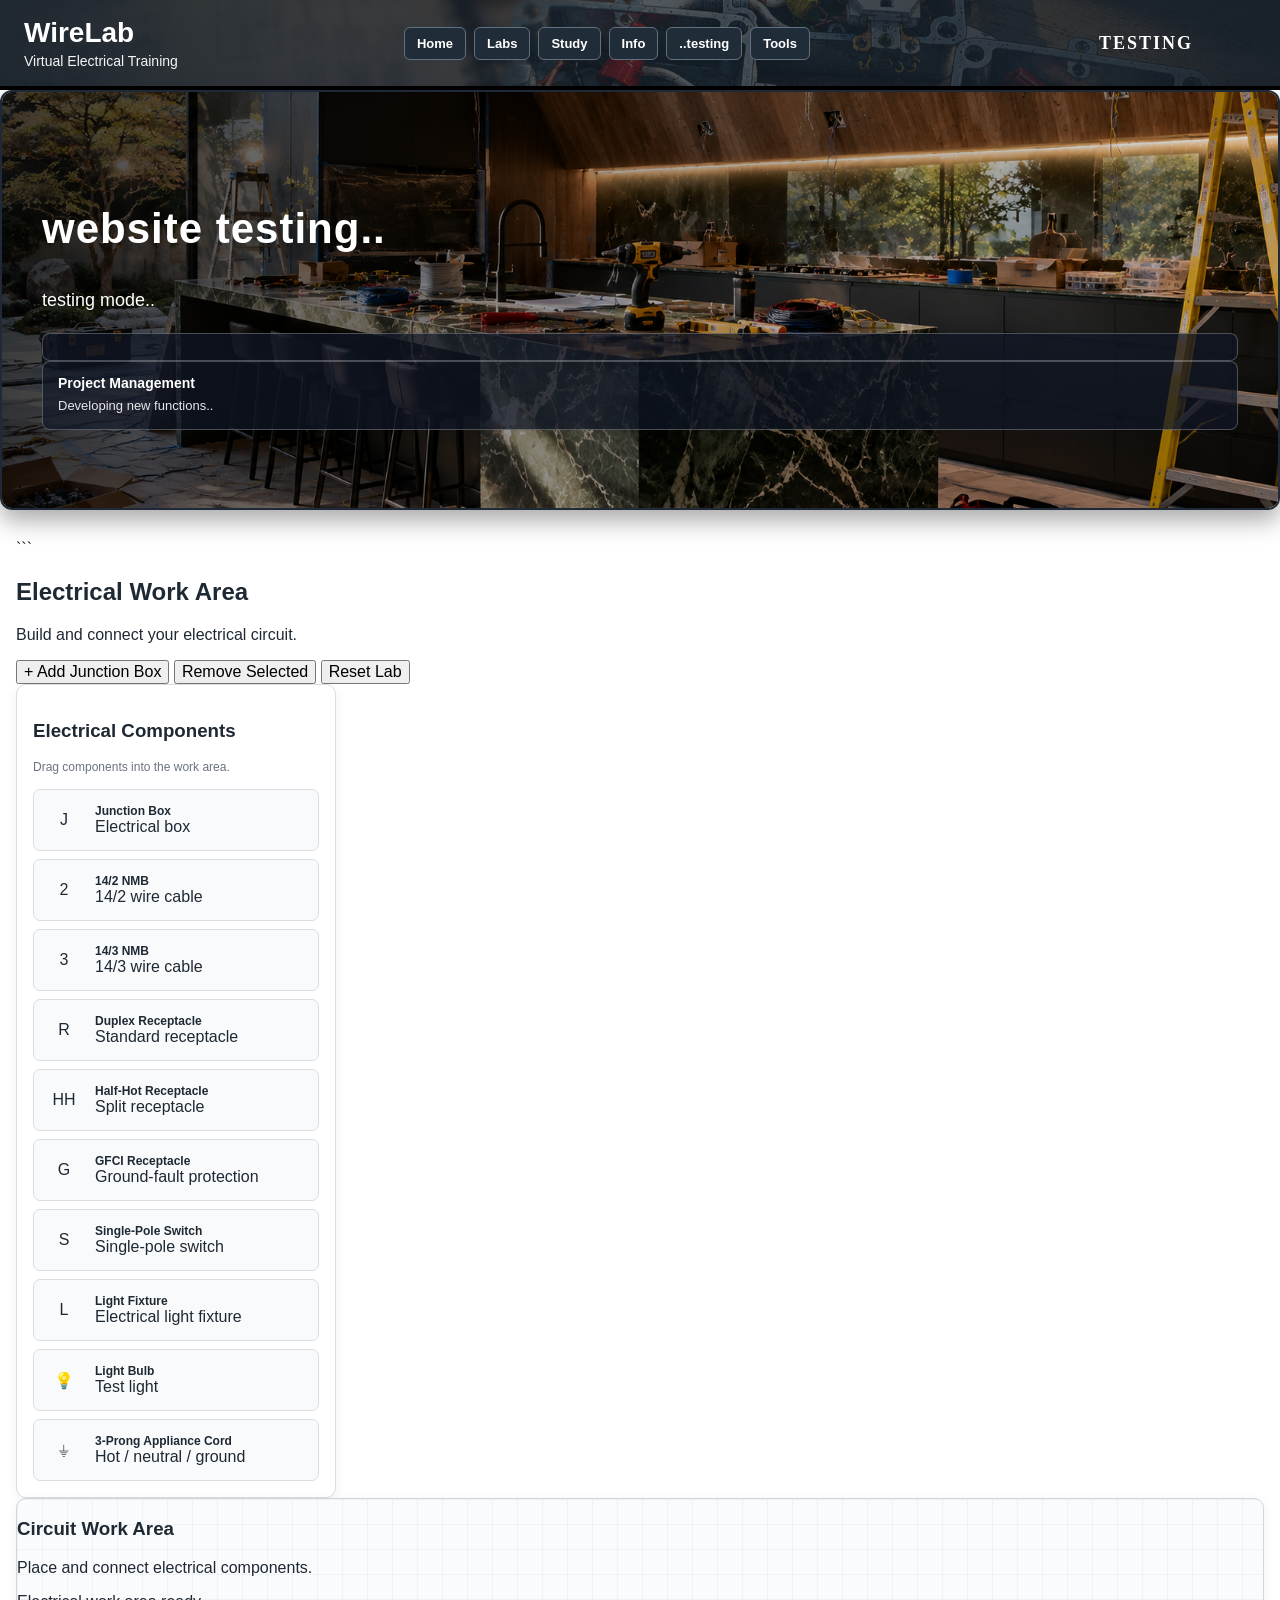
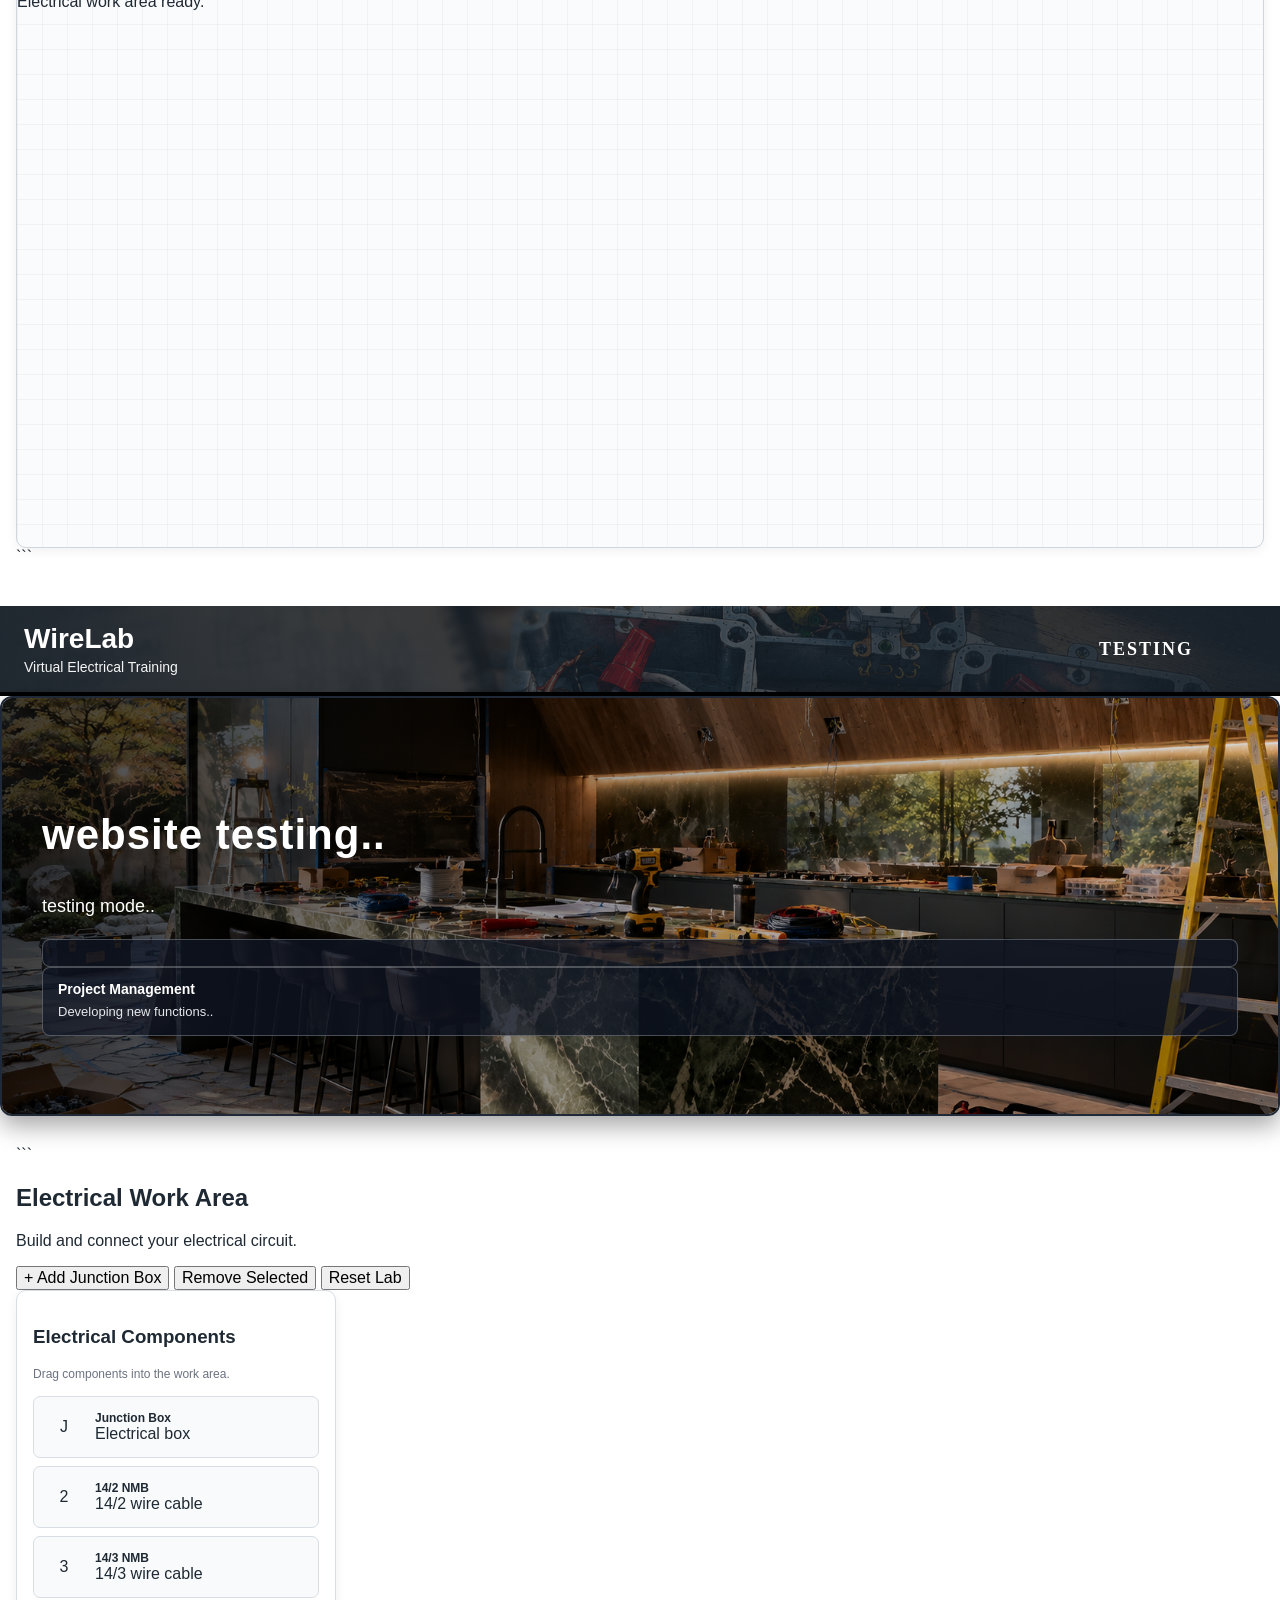
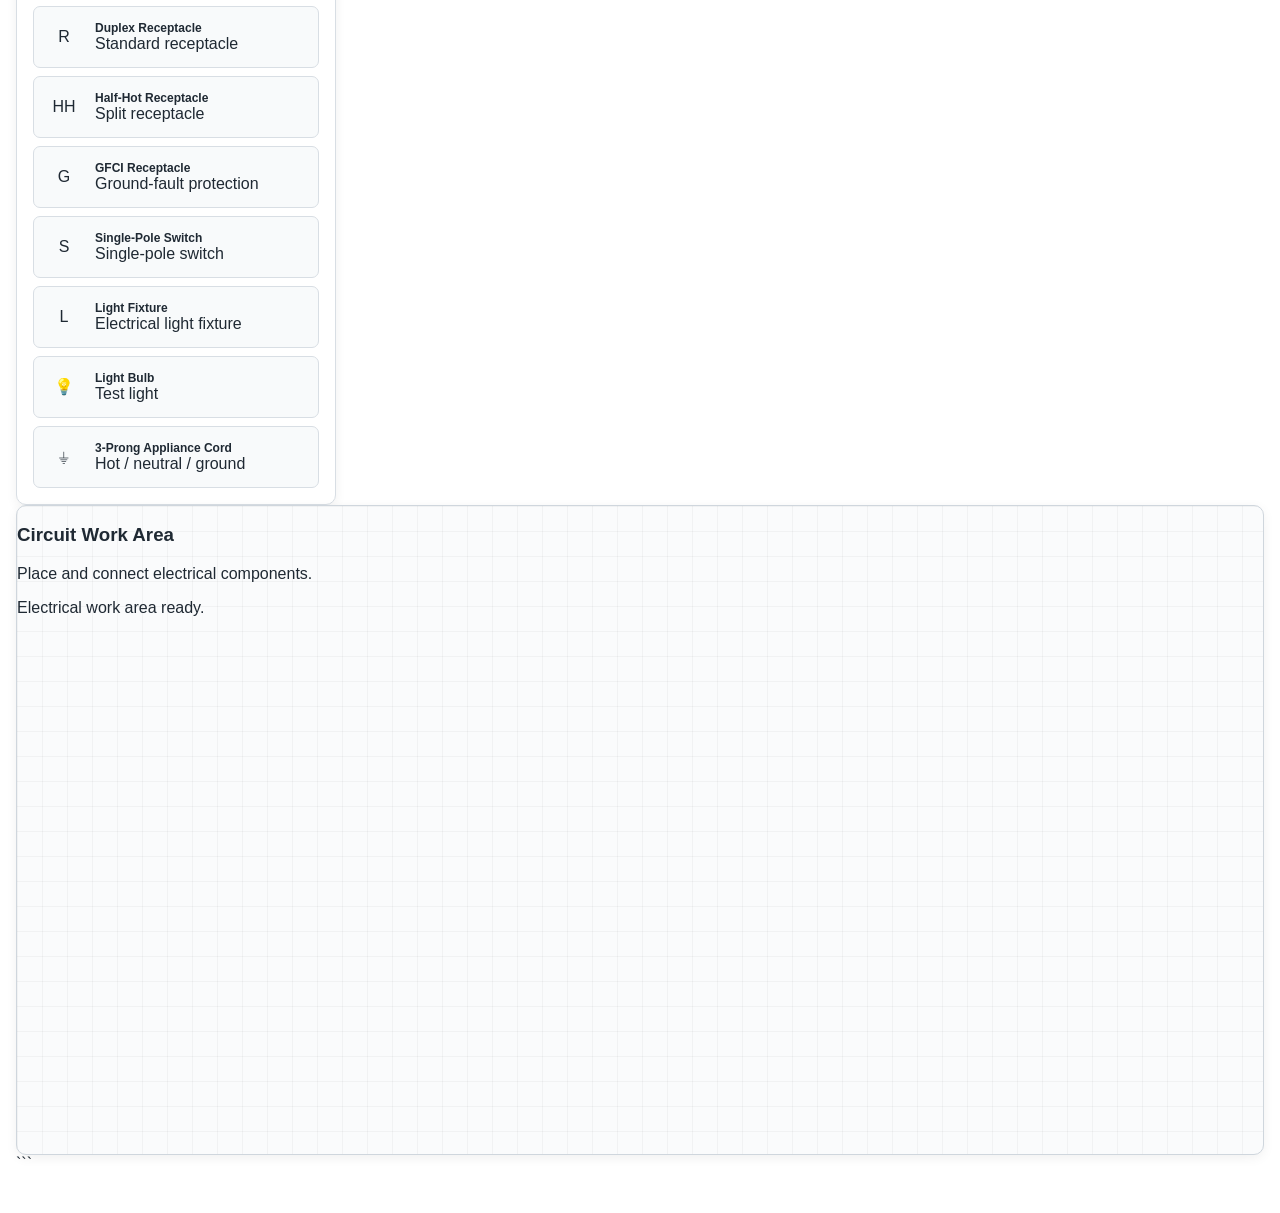
<file: testing.html>
<!DOCTYPE html>
<html lang="en">

<head>
    <meta charset="UTF-8">
    <meta name="viewport" content="width=device-width, initial-scale=1.0">
    <title>WireLab - Virtual Electrical Training</title>
    <link rel="stylesheet" href="style.css">
</head>

<body class="lab-page">
<header class="site-header">
    <div class="header-content">
        <h1>WireLab</h1>
        <p> Virtual Electrical Training </p>
    </div>

    <nav class="site-navigation">
        <a href="index.html" class="nav-button">Home</a>
        <a href="labs.html" class="nav-button">Labs</a>
        <a href="study.html" class="nav-button">Study</a>
        <a href="info.html" class="nav-button">Info</a>
        <a href="testing.html" class="nav-button">..testing</a>
        <a href="electrical-tools.html" class="nav-button">Tools</a>
    </nav>
    
    <div class="stage-label"> TESTING </div>
</header>

<!-- ============= HERO SECTION ============== -->
<section class="wirelab-hero">

<img src="wirelab-testing-art.png"
    alt="WireLab Home">

<div class="hero-overlay">
    <h2> website testing.. </h2>

    <p> testing mode..</p>
        <div class="labs-feature-detail"> </div>

                <div class="labs-feature-detail">

                    <h3>
                        Project Management
                    </h3>

                    <p>
                        Developing new functions..
                    </p>

                </div>
    
</div>

</section>

<!-- =========================================================
     ELECTRICAL WORK AREA
========================================================= -->

<main class="page-container">

```
<!-- =====================================================
     ELECTRICAL WORK SECTION
====================================================== -->

<section class="electrical-work-section">


    <!-- =================================================
         WORK AREA HEADER
    ================================================== -->

    <div class="electrical-work-header">


        <!-- =============================================
             TITLE
        ============================================== -->

        <div>

            <h2>
                Electrical Work Area
            </h2>

            <p>
                Build and connect your electrical circuit.
            </p>

        </div>


        <!-- =============================================
             WORK AREA CONTROLS
        ============================================== -->

        <div class="electrical-work-controls">


            <button
                type="button"
                id="addBox"
                class="work-button"
            >
                + Add Junction Box
            </button>


            <button
                type="button"
                id="removeBox"
                class="work-button"
            >
                Remove Selected
            </button>


            <button
                type="button"
                id="resetLab"
                class="work-button reset-button"
            >
                Reset Lab
            </button>


        </div>


    </div>



    <!-- =================================================
         ELECTRICAL WORKSPACE
    ================================================== -->

    <div class="electrical-workspace">


        <!-- =============================================
             ELECTRICAL TOOLBOX
        ============================================== -->

        <aside
            id="toolbox"
            class="electrical-toolbox"
        >


            <!-- =========================================
                 TOOLBOX HEADER
            ========================================== -->

            <div class="toolbox-header">

                <h3>
                    Electrical Components
                </h3>

                <p>
                    Drag components into the work area.
                </p>

            </div>



            <!-- =========================================
                 JUNCTION BOX
            ========================================== -->

            <div
                class="component toolbox-component"
                data-component="junction-box"
                draggable="true"
            >

                <div class="component-icon">
                    J
                </div>


                <div class="component-information">

                    <strong>
                        Junction Box
                    </strong>

                    <span>
                        Electrical box
                    </span>

                </div>

            </div>



            <!-- =========================================
                 14/2 NMB CABLE
            ========================================== -->

            <div
                class="component toolbox-component"
                data-component="14-2-nmb"
                draggable="true"
            >

                <div class="component-icon">
                    2
                </div>


                <div class="component-information">

                    <strong>
                        14/2 NMB
                    </strong>

                    <span>
                        14/2 wire cable
                    </span>

                </div>

            </div>



            <!-- =========================================
                 14/3 NMB CABLE
            ========================================== -->

            <div
                class="component toolbox-component"
                data-component="14-3-nmb"
                draggable="true"
            >

                <div class="component-icon">
                    3
                </div>


                <div class="component-information">

                    <strong>
                        14/3 NMB
                    </strong>

                    <span>
                        14/3 wire cable
                    </span>

                </div>

            </div>



            <!-- =========================================
                 DUPLEX RECEPTACLE
            ========================================== -->

            <div
                class="component toolbox-component"
                data-component="duplex-receptacle"
                draggable="true"
            >

                <div class="component-icon">
                    R
                </div>


                <div class="component-information">

                    <strong>
                        Duplex Receptacle
                    </strong>

                    <span>
                        Standard receptacle
                    </span>

                </div>

            </div>



            <!-- =========================================
                 HALF-HOT RECEPTACLE
            ========================================== -->

            <div
                class="component toolbox-component"
                data-component="half-hot-receptacle"
                draggable="true"
            >

                <div class="component-icon">
                    HH
                </div>


                <div class="component-information">

                    <strong>
                        Half-Hot Receptacle
                    </strong>

                    <span>
                        Split receptacle
                    </span>

                </div>

            </div>



            <!-- =========================================
                 GFCI RECEPTACLE
            ========================================== -->

            <div
                class="component toolbox-component"
                data-component="gfci"
                draggable="true"
            >

                <div class="component-icon">
                    G
                </div>


                <div class="component-information">

                    <strong>
                        GFCI Receptacle
                    </strong>

                    <span>
                        Ground-fault protection
                    </span>

                </div>

            </div>



            <!-- =========================================
                 SINGLE-POLE SWITCH
            ========================================== -->

            <div
                class="component toolbox-component"
                data-component="single-pole-switch"
                draggable="true"
            >

                <div class="component-icon">
                    S
                </div>


                <div class="component-information">

                    <strong>
                        Single-Pole Switch
                    </strong>

                    <span>
                        Single-pole switch
                    </span>

                </div>

            </div>



            <!-- =========================================
                 LIGHT FIXTURE
            ========================================== -->

            <div
                class="component toolbox-component"
                data-component="light-fixture"
                draggable="true"
            >

                <div class="component-icon">
                    L
                </div>


                <div class="component-information">

                    <strong>
                        Light Fixture
                    </strong>

                    <span>
                        Electrical light fixture
                    </span>

                </div>

            </div>



            <!-- =========================================
                 LIGHT BULB
            ========================================== -->

            <div
                class="component toolbox-component"
                data-component="light-bulb"
                draggable="true"
            >

                <div class="component-icon">
                    💡
                </div>


                <div class="component-information">

                    <strong>
                        Light Bulb
                    </strong>

                    <span>
                        Test light
                    </span>

                </div>

            </div>



            <!-- =========================================
                 3-PRONG APPLIANCE POWER CORD
            ========================================== -->

            <div
                class="component toolbox-component"
                data-component="appliance-power-cord"
                draggable="true"
            >

                <div class="component-icon">
                    ⏚
                </div>


                <div class="component-information">

                    <strong>
                        3-Prong Appliance Cord
                    </strong>

                    <span>
                        Hot / neutral / ground
                    </span>

                </div>

            </div>


        </aside>



        <!-- =============================================
             ELECTRICAL WORKBOARD
        ============================================== -->

        <section
            id="workboard"
            class="electrical-workboard"
        >


            <!-- =========================================
                 WORKBOARD HEADER
            ========================================== -->

            <div class="workboard-header">


                <div>

                    <h3>
                        Circuit Work Area
                    </h3>

                    <p>
                        Place and connect electrical components.
                    </p>

                </div>


                <!-- =====================================
                     LAB MESSAGE
                ====================================== -->

                <div
                    id="message"
                    class="workboard-message"
                >

                    Electrical work area ready.

                </div>


            </div>



            <!-- =========================================
                 CABLE LAYER
            ========================================== -->

            <div
                id="cableLayer"
                class="cable-layer"
            ></div>



            <!-- =========================================
                 JUNCTION BOX LAYER
            ========================================== -->

            <div
                id="junctionBoxes"
                class="junction-boxes-layer"
            ></div>



            <!-- =========================================
                 POWER CORD LAYER
            ========================================== -->

            <div
                id="powerCordLayer"
                class="power-cord-layer"
            ></div>


        </section>


    </div>


</section>
```

</main>

<!-- =========================================================
     ELECTRICAL WORK AREA JAVASCRIPT
========================================================= -->

<script src="script2.js"></script>

</body>

</html>
<!DOCTYPE html>
<html lang="en">

<head>
    <meta charset="UTF-8">
    <meta name="viewport" content="width=device-width, initial-scale=1.0">
    <title>WireLab - Virtual Electrical Training</title>
    <link rel="stylesheet" href="style.css">
</head>

<body class="lab-page">
<header class="site-header">
    <div class="header-content">
        <h1>WireLab</h1>
        <p> Virtual Electrical Training </p>
    </div>

   
    
    <div class="stage-label"> TESTING </div>
</header>

<!-- ============= HERO SECTION ============== -->
<section class="wirelab-hero">

<img src="wirelab-testing-art.png"
    alt="WireLab Home">

<div class="hero-overlay">
    <h2> website testing.. </h2>

    <p> testing mode..</p>
        <div class="labs-feature-detail"> </div>

                <div class="labs-feature-detail">

                    <h3>
                        Project Management
                    </h3>

                    <p>
                        Developing new functions..
                    </p>

                </div>
    
</div>

</section>

<!-- =========================================================
     ELECTRICAL WORK AREA
========================================================= -->

<main class="page-container">

```
<!-- =====================================================
     ELECTRICAL WORK SECTION
====================================================== -->

<section class="electrical-work-section">


    <!-- =================================================
         WORK AREA HEADER
    ================================================== -->

    <div class="electrical-work-header">


        <!-- =============================================
             TITLE
        ============================================== -->

        <div>

            <h2>
                Electrical Work Area
            </h2>

            <p>
                Build and connect your electrical circuit.
            </p>

        </div>


        <!-- =============================================
             WORK AREA CONTROLS
        ============================================== -->

        <div class="electrical-work-controls">


            <button
                type="button"
                id="addBox"
                class="work-button"
            >
                + Add Junction Box
            </button>


            <button
                type="button"
                id="removeBox"
                class="work-button"
            >
                Remove Selected
            </button>


            <button
                type="button"
                id="resetLab"
                class="work-button reset-button"
            >
                Reset Lab
            </button>


        </div>


    </div>



    <!-- =================================================
         ELECTRICAL WORKSPACE
    ================================================== -->

    <div class="electrical-workspace">


        <!-- =============================================
             ELECTRICAL TOOLBOX
        ============================================== -->

        <aside
            id="toolbox"
            class="electrical-toolbox"
        >


            <!-- =========================================
                 TOOLBOX HEADER
            ========================================== -->

            <div class="toolbox-header">

                <h3>
                    Electrical Components
                </h3>

                <p>
                    Drag components into the work area.
                </p>

            </div>



            <!-- =========================================
                 JUNCTION BOX
            ========================================== -->

            <div
                class="component toolbox-component"
                data-component="junction-box"
                draggable="true"
            >

                <div class="component-icon">
                    J
                </div>


                <div class="component-information">

                    <strong>
                        Junction Box
                    </strong>

                    <span>
                        Electrical box
                    </span>

                </div>

            </div>



            <!-- =========================================
                 14/2 NMB CABLE
            ========================================== -->

            <div
                class="component toolbox-component"
                data-component="14-2-nmb"
                draggable="true"
            >

                <div class="component-icon">
                    2
                </div>


                <div class="component-information">

                    <strong>
                        14/2 NMB
                    </strong>

                    <span>
                        14/2 wire cable
                    </span>

                </div>

            </div>



            <!-- =========================================
                 14/3 NMB CABLE
            ========================================== -->

            <div
                class="component toolbox-component"
                data-component="14-3-nmb"
                draggable="true"
            >

                <div class="component-icon">
                    3
                </div>


                <div class="component-information">

                    <strong>
                        14/3 NMB
                    </strong>

                    <span>
                        14/3 wire cable
                    </span>

                </div>

            </div>



            <!-- =========================================
                 DUPLEX RECEPTACLE
            ========================================== -->

            <div
                class="component toolbox-component"
                data-component="duplex-receptacle"
                draggable="true"
            >

                <div class="component-icon">
                    R
                </div>


                <div class="component-information">

                    <strong>
                        Duplex Receptacle
                    </strong>

                    <span>
                        Standard receptacle
                    </span>

                </div>

            </div>



            <!-- =========================================
                 HALF-HOT RECEPTACLE
            ========================================== -->

            <div
                class="component toolbox-component"
                data-component="half-hot-receptacle"
                draggable="true"
            >

                <div class="component-icon">
                    HH
                </div>


                <div class="component-information">

                    <strong>
                        Half-Hot Receptacle
                    </strong>

                    <span>
                        Split receptacle
                    </span>

                </div>

            </div>



            <!-- =========================================
                 GFCI RECEPTACLE
            ========================================== -->

            <div
                class="component toolbox-component"
                data-component="gfci"
                draggable="true"
            >

                <div class="component-icon">
                    G
                </div>


                <div class="component-information">

                    <strong>
                        GFCI Receptacle
                    </strong>

                    <span>
                        Ground-fault protection
                    </span>

                </div>

            </div>



            <!-- =========================================
                 SINGLE-POLE SWITCH
            ========================================== -->

            <div
                class="component toolbox-component"
                data-component="single-pole-switch"
                draggable="true"
            >

                <div class="component-icon">
                    S
                </div>


                <div class="component-information">

                    <strong>
                        Single-Pole Switch
                    </strong>

                    <span>
                        Single-pole switch
                    </span>

                </div>

            </div>



            <!-- =========================================
                 LIGHT FIXTURE
            ========================================== -->

            <div
                class="component toolbox-component"
                data-component="light-fixture"
                draggable="true"
            >

                <div class="component-icon">
                    L
                </div>


                <div class="component-information">

                    <strong>
                        Light Fixture
                    </strong>

                    <span>
                        Electrical light fixture
                    </span>

                </div>

            </div>



            <!-- =========================================
                 LIGHT BULB
            ========================================== -->

            <div
                class="component toolbox-component"
                data-component="light-bulb"
                draggable="true"
            >

                <div class="component-icon">
                    💡
                </div>


                <div class="component-information">

                    <strong>
                        Light Bulb
                    </strong>

                    <span>
                        Test light
                    </span>

                </div>

            </div>



            <!-- =========================================
                 3-PRONG APPLIANCE POWER CORD
            ========================================== -->

            <div
                class="component toolbox-component"
                data-component="appliance-power-cord"
                draggable="true"
            >

                <div class="component-icon">
                    ⏚
                </div>


                <div class="component-information">

                    <strong>
                        3-Prong Appliance Cord
                    </strong>

                    <span>
                        Hot / neutral / ground
                    </span>

                </div>

            </div>


        </aside>



        <!-- =============================================
             ELECTRICAL WORKBOARD
        ============================================== -->

        <section
            id="workboard"
            class="electrical-workboard"
        >


            <!-- =========================================
                 WORKBOARD HEADER
            ========================================== -->

            <div class="workboard-header">


                <div>

                    <h3>
                        Circuit Work Area
                    </h3>

                    <p>
                        Place and connect electrical components.
                    </p>

                </div>


                <!-- =====================================
                     LAB MESSAGE
                ====================================== -->

                <div
                    id="message"
                    class="workboard-message"
                >

                    Electrical work area ready.

                </div>


            </div>



            <!-- =========================================
                 CABLE LAYER
            ========================================== -->

            <div
                id="cableLayer"
                class="cable-layer"
            ></div>



            <!-- =========================================
                 JUNCTION BOX LAYER
            ========================================== -->

            <div
                id="junctionBoxes"
                class="junction-boxes-layer"
            ></div>



            <!-- =========================================
                 POWER CORD LAYER
            ========================================== -->

            <div
                id="powerCordLayer"
                class="power-cord-layer"
            ></div>


        </section>


    </div>


</section>
```

</main>

<!-- =========================================================
     ELECTRICAL WORK AREA JAVASCRIPT
========================================================= -->

<script src="script2.js"></script>

</body>

</html>
</file>
<file: style.css>
/* =========================================================
   WIRELAB
   Main Stylesheet
========================================================= */

/* =========================================================
   1. GLOBAL
========================================================= */

* {
    box-sizing: border-box;
}


html,
body {
    margin: 0;
    padding: 0;
    min-height: 100%;

    font-family: Arial, Helvetica, sans-serif;

    background: #ffffff;
    color: #1f2933;
}

body {
    overflow-x: hidden;
}

html {
    overflow-y: scroll;
}

button {
    font: inherit;
    cursor: pointer;
}

/* =========================================================
   2. SITE HEADER
========================================================= */

.site-header {
    min-height: 90px;
    padding: 14px 24px;
    display: flex;
    align-items: center;
    justify-content: space-between;
    position: relative;
    overflow: hidden;
    color: white;
    background-image:
        linear-gradient(
            90deg,
            rgba(23, 33, 43, 0.95),
            rgba(23, 33, 43, 0.75),
            rgba(23, 33, 43, 0.95)
        ),
        url("wirelab-home-art.png");
    background-size: cover;
    background-position: center;
    border-bottom: 4px solid hsl(0, 0%, 0%);
}

.site-header h1 {
    margin: 0;
    color: #ffffff;
    font-size: 28px;
}

.site-header p {
    margin: 4px 0 0;
    color: #f5f5f5;
    font-size: 14px;
}

.site-navigation {
    display: flex;
    align-items: center;
    gap: 8px;
}

@media (max-width: 768px) {

    .site-header {
        flex-wrap: wrap;
        justify-content: center;
        align-items: center;
        gap: 8px;
        padding: 10px 8px;
    }

    .header-content {
        display: flex;
        align-items: center;
        gap: 5px;
        white-space: nowrap;
    }

    .site-header h1 {
        margin: 0;
        font-size: 20px;
    }

    .site-header p {
        margin: 0;
        font-size: 12px;
    }

    .stage-label {
        font-size: 12px;
        white-space: nowrap;
    }

    .site-navigation {
        order: 3;
        width: 100%;
        display: flex;
        align-items: center;
        gap: 4px;
        flex-wrap: nowrap;
        overflow-x: auto;
        justify-content: flex-start;
    }

    .nav-button {
        flex-shrink: 0;
        padding: 6px 8px;
        font-size: 11px;
    }

}

.nav-button {
    display: inline-block;
    padding: 8px 12px;
    color: white;
    text-decoration: none;
    border: 1px solid #607080;
    border-radius: 6px;
    background: #202d39;
    font-size: 13px;
    font-weight: 600;
}

.nav-button:hover {
    background: #2b3a48;
    border-color: #8a99a6;
}

.stage-label {
    width: 220px;
    min-width: 220px;
    text-align: center;
    padding: 0;
    border: none;
    background: none;
    color: white;
    font-family: "Bodoni MT", "Bodoni 72", serif;
    font-size: 18px;
    font-weight: bold;
    letter-spacing: 2px;
    text-transform: uppercase;
}

/* =========================================================
   3. PAGE CONTAINER
========================================================= */

.page-container {
    width: min(1500px, calc(100% - 32px));
    margin: 20px auto 40px;
}

/* =========================================================
   4. EXERCISE HEADER
========================================================= */

.exercise-header {
    display: flex;
    justify-content: space-between;
    align-items: center;
    gap: 20px;
    padding: 18px 20px;
    margin-bottom: 16px;
    background: white;
    border: 1px solid #d8dee4;
    border-radius: 10px;
}

.exercise-number {
    color: #0d6efd;
    font-size: 12px;
    font-weight: bold;
    letter-spacing: 1px;
}

.exercise-header h2 {
    margin: 5px 0 0;
    font-size: 23px;
}

.exercise-actions {
    display: flex;
    flex-wrap: wrap;
    gap: 8px;
}

.exercise-actions button,
.lab-controls button,
.hint-actions button {
    padding: 9px 13px;
    border: 1px solid #b9c2ca;
    border-radius: 6px;
    background: #fff;
    color: #17212b;
    font-weight: 600;
}

.exercise-actions button:first-child,
#checkWork {
    background: #0d6efd;
    color: white;
    border-color: #0d6efd;
}

.exercise-actions button:hover,
.lab-controls button:hover,
.hint-actions button:hover {
    filter: brightness(0.96);
}

/* =========================================================
   5. EXERCISE INFORMATION
========================================================= */

.exercise-info {
    display: grid;
    grid-template-columns:
        minmax(0, 1.4fr)
        minmax(280px, 1fr);
    gap: 16px;
    margin-bottom: 16px;
}

.objective-card,
.progress-card {
    padding: 16px 18px;
    background: white;
    border: 1px solid #d8dee4;
    border-radius: 10px;
}

.objective-card h3 {
    margin: 0 0 8px;
    font-size: 15px;
}

.objective-card p {
    margin: 0;
    color: #4b5563;
    line-height: 1.5;
}

/* =========================================================
   6. PROGRESS
========================================================= */

.progress-header {
    display: flex;
    justify-content: space-between;
    margin-bottom: 9px;
    font-size: 14px;
    font-weight: 600;
}

.progress-bar {
    width: 100%;
    height: 12px;
    overflow: hidden;
    background: #e4e8ec;
    border-radius: 20px;
}

#progressFill {
    width: 0%;
    height: 100%;
    background: #0d6efd;
    transition: width 0.25s ease;
}

/* =========================================================
   7. EXERCISE STATUS
========================================================= */

.exercise-status {
    min-height: 42px;
    margin-bottom: 16px;
    padding: 12px 15px;
    background: #fff;
    border: 1px solid #d8dee4;
    border-radius: 8px;
    font-size: 14px;
}

/* =========================================================
   8. LAB LAYOUT
========================================================= */

#lab {
    display: grid;
    grid-template-columns:
        minmax(0, 1fr)
        320px;
    gap: 20px;
    align-items: start;
}

#workspace-panel {
    min-width: 0;
}

/* =========================================================
   9. WORKBOARD
========================================================= */

#workboard {
    position: relative;
    width: 100%;
    height: 650px;
    overflow: hidden;
    background:
        linear-gradient(
            rgba(0, 0, 0, 0.035) 1px,
            transparent 1px
        ),
        linear-gradient(
            90deg,
            rgba(0, 0, 0, 0.035) 1px,
            transparent 1px
        ),
        #fafbfc;
    background-size: 25px 25px;
    border: 1px solid #cfd6dd;
    border-radius: 10px;
    box-shadow: 0 3px 12px rgba(0, 0, 0, 0.06);
    touch-action: none;
}

.workspace-title {
    position: absolute;
    top: 12px;
    left: 16px;
    z-index: 30;
    pointer-events: none;
}

.workspace-title h3 {
    margin: 0;
    font-size: 15px;
}

.workspace-title span {
    display: block;
    margin-top: 3px;
    color: #6b7280;
    font-size: 11px;
}

/* =========================================================
   10. JUNCTION BOXES
========================================================= */

#junctionBoxes {
    position: absolute;
    inset: 0;
    z-index: 10;
}

.junction-box {
    position: absolute;
    width: 150px;
    height: 130px;
    background: #c8cdd1;
    border: 4px solid #6f777d;
    border-radius: 5px;
    box-shadow:
        inset 0 0 0 3px #aeb4b9,
        0 4px 8px rgba(0, 0, 0, 0.18);
    cursor: grab;
    user-select: none;
    transform-origin: center center;
    touch-action: none;
}

.junction-box:active {
    cursor: grabbing;
}

.junction-box.selected {
    outline: 3px solid #0d6efd;
    outline-offset: 3px;
}

.junction-box.drop-target {
    outline: 3px dashed #198754;
    outline-offset: 3px;
}

.box-label {
    position: absolute;
    top: 5px;
    left: 50%;
    transform: translateX(-50%);
    color: #3c4348;
    font-size: 10px;
    font-weight: bold;
    pointer-events: none;
    white-space: nowrap;
}

/* =========================================================
   11. KNOCKOUTS
========================================================= */

.knockout {
    position: absolute;
    width: 22px;
    height: 22px;
    z-index: 20;
    border: 3px solid #4f575d;
    border-radius: 50%;
    background: #7e878e;
    box-shadow: inset 0 0 0 3px #aeb4b9;
    cursor: crosshair;
    touch-action: none;
}

.knockout:hover {
    background: #0d6efd;
    border-color: #084298;
}

.knockout.drop-target {
    background: #198754;
    border-color: #146c43;
    box-shadow:
        inset 0 0 0 3px #a9dfbf,
        0 0 0 3px rgba(25, 135, 84, 0.25);
}

.knockout-top {
    top: -13px;
    left: 50%;
    transform: translateX(-50%);
}

.knockout-bottom {
    bottom: -13px;
    left: 50%;
    transform: translateX(-50%);
}

.knockout-left {
    left: -13px;
    top: 50%;
    transform: translateY(-50%);
}

.knockout-right {
    right: -13px;
    top: 50%;
    transform: translateY(-50%);
}

/* =========================================================
   12. CABLES
========================================================= */

#cableLayer {
    position: absolute;
    inset: 0;
    width: 100%;
    height: 100%;
    z-index: 5;
    overflow: visible;
    pointer-events: auto;
    touch-action: none;
}

.cable {
    position: absolute;
    height: 8px;
    margin: 0;
    padding: 0;
    z-index: 1;
    transform-origin: left center;
    pointer-events: auto;
    cursor: pointer;
    user-select: none;
    touch-action: none;
}

.cable-visual {
    position: absolute;
    top: 0;
    left: 0;
    width: 100%;
    height: 8px;
    border-radius: 8px;
    background: #4a4a4a;
    box-shadow: 0 1px 2px rgba(0, 0, 0, 0.25);
    pointer-events: none;
    user-select: none;
    touch-action: none;
}

.cable-hit-area {
    position: absolute;
    top: -10px;
    left: 0;
    width: 100%;
    height: 28px;
    z-index: 2;
    background: rgba(0, 0, 0, 0.001);
    pointer-events: auto;
    cursor: pointer;
    user-select: none;
    touch-action: none;
}

.cable.two-wire .cable-visual {
    background: #4a4a4a;
}

.cable.three-wire .cable-visual {
    background: #333333;
}

.cable:hover .cable-visual {
    top: -1px;
    height: 10px;
    box-shadow: 0 1px 3px rgba(0, 0, 0, 0.35);
}

.cable.pending {
    opacity: 0.7;
    pointer-events: none;
    cursor: default;
}

.cable.pending .cable-visual {
    height: 8px;
    background:
        repeating-linear-gradient(
            90deg,
            #4a4a4a 0,
            #4a4a4a 10px,
            transparent 10px,
            transparent 18px
        );
    box-shadow: none;
}

.cable.pending .cable-hit-area {
    pointer-events: none;
}

.cable.selected {
    z-index: 8;
}

.cable.selected .cable-visual {
    top: -2px;
    height: 12px;
    background: #0d6efd;
    border-radius: 12px;
    box-shadow:
        0 0 0 2px rgba(13, 110, 253, 0.25),
        0 0 7px rgba(13, 110, 253, 0.75);
}

.cable-selection-halo {
    position: absolute;
    pointer-events: none;
    user-select: none;
}

/* =========================================================
   13. MESSAGE
========================================================= */

.message {
    min-height: 42px;
    margin-top: 12px;
    padding: 12px 14px;
    background: white;
    border: 1px solid #d8dee4;
    border-radius: 8px;
    font-size: 14px;
}

/* =========================================================
   14. HINT PANEL
========================================================= */

.hint-panel {
    margin-top: 14px;
    padding: 16px;
    background: white;
    border: 1px solid #d8dee4;
    border-radius: 10px;
}

.hint-header {
    display: flex;
    justify-content: space-between;
    align-items: flex-start;
    gap: 15px;
}

.hint-label {
    color: #0d6efd;
    font-size: 10px;
    font-weight: bold;
    letter-spacing: 1px;
}

.hint-header h3 {
    margin: 4px 0 0;
    font-size: 17px;
}

#hintLevel {
    color: #6b7280;
    font-size: 12px;
    white-space: nowrap;
}

#hintText {
    margin: 12px 0;
    color: #4b5563;
    line-height: 1.5;
}

.hint-actions {
    display: flex;
    gap: 8px;
}

#hintButton {
    background: #0d6efd;
    border-color: #0d6efd;
    color: white;
}

/* =========================================================
   15. INSTRUCTIONS
========================================================= */

.instructions-panel {
    width: 100%;
    grid-column: 1 / -1;
    min-height: 140px;
    margin-top: 16px;
    padding: 18px 20px;
    background: white;
    border: 1px solid #d8dee4;
    border-radius: 10px;
}

.instructions-panel h3 {
    margin: 0 0 10px;
    color: #1f2933;
    font-size: 23px;
}

.instructions-panel li {
    margin: 6px 0;
    color: #4b5563;
    font-size: 13px;
    line-height: 1.5;
}

/* =========================================================
   16. LAB CONTROLS
========================================================= */

.lab-controls {
    display: flex;
    flex-wrap: wrap;
    gap: 8px;
    margin-top: 14px;
}

/* =========================================================
   17. TOOLBOX
========================================================= */

#toolbox {
    width: 320px;
    position: sticky;
    top: 20px;
    padding: 16px;
    background: #ffffff;
    border: 1px solid #d8dee4;
    border-radius: 10px;
    box-shadow: 0 3px 12px rgba(0, 0, 0, 0.06);
}

.toolbox-header h2 {
    margin: 0;
    font-size: 20px;
}

.toolbox-header p {
    margin: 5px 0 15px;
    color: #6b7280;
    font-size: 12px;
}

.toolbox-section {
    margin-top: 13px;
    padding-top: 13px;
    border-top: 1px solid #e2e6ea;
}

.toolbox-section:first-of-type {
    margin-top: 0;
    padding-top: 0;
    border-top: 0;
}

.toolbox-section h3 {
    margin: 0 0 9px;
    color: #4b5563;
    font-size: 13px;
    letter-spacing: 0.5px;
    text-transform: uppercase;
}

/* =========================================================
   18. TOOLBOX COMPONENTS
========================================================= */

.component {
    display: flex;
    align-items: center;
    gap: 10px;
    min-height: 58px;
    margin-bottom: 8px;
    padding: 9px;
    background: #f8fafb;
    border: 1px solid #d8dee4;
    border-radius: 7px;
    cursor: grab;
    user-select: none;
}

.component:last-child {
    margin-bottom: 0;
}

.component:hover {
    background: #f3f6f8;
    border-color: #9da9b4;
}

.component.dragging {
    opacity: 0.5;
}

.component strong {
    display: block;
    font-size: 12px;
}

.component small {
    display: block;
    margin-top: 3px;
    color: #6b7280;
    font-size: 10px;
    line-height: 1.3;
}

/* =========================================================
   19. COMPONENT ICONS
========================================================= */

.component-icon {
    position: relative;
    display: flex;
    align-items: center;
    justify-content: center;
    width: 42px;
    height: 42px;
    flex: 0 0 42px;
}

/* =========================================================
   20. CABLE ICONS
========================================================= */

.cable-icon {
    flex-direction: column;
    gap: 3px;
}

.cable-icon span {
    width: 29px;
    height: 5px;
    border-radius: 5px;
}

.cable-icon.cable-2 span:nth-child(1) {
    background: #202020;
}

.cable-icon.cable-2 span:nth-child(2) {
    background: #eeeeee;
    border: 1px solid #777;
}

.cable-icon.cable-3 span:nth-child(1) {
    background: #202020;
}

.cable-icon.cable-3 span:nth-child(2) {
    background: #c62828;
}

.cable-icon.cable-3 span:nth-child(3) {
    background: #eeeeee;
    border: 1px solid #777;
}

/* =========================================================
   21. RECEPTACLE ICON
========================================================= */

.duplex-icon {
    display: flex;
    flex-direction: column;
    gap: 6px;
    width: 30px;
    height: 40px;
    background: #f7f7f7;
    border: 2px solid #777;
    border-radius: 3px;
}

.receptacle-slot {
    width: 15px;
    height: 5px;
    border-top: 2px solid #333;
    border-bottom: 2px solid #333;
}

.half-hot-icon {
    border-left: 4px solid #c62828;
}

/* =========================================================
   22. GFCI ICON
========================================================= */

.gfci-icon {
    display: flex;
    flex-direction: column;
    gap: 4px;
    width: 31px;
    height: 40px;
    background: #f7f7f7;
    border: 2px solid #777;
    border-radius: 3px;
}

.gfci-button {
    display: flex;
    align-items: center;
    justify-content: center;
    width: 19px;
    height: 11px;
    background: #e7e7e7;
    border: 1px solid #888;
    border-radius: 2px;
    font-size: 7px;
}

/* =========================================================
   23. SWITCH ICON
========================================================= */

.switch-icon {
    display: flex;
    align-items: center;
    justify-content: center;
    width: 30px;
    height: 40px;
    background: #f7f7f7;
    border: 2px solid #777;
    border-radius: 3px;
}

.switch-toggle {
    width: 5px;
    height: 22px;
    background: #555;
    border-radius: 3px;
    transform: rotate(-20deg);
}

/* =========================================================
   24. FIXTURE ICON
========================================================= */

.fixture-icon {
    width: 42px;
    height: 42px;
}

.fixture-base {
    position: absolute;
    bottom: 5px;
    width: 23px;
    height: 10px;
    background: #777;
    border-radius: 3px;
}

.fixture-globe {
    position: absolute;
    top: 2px;
    width: 32px;
    height: 27px;
    background: #eee;
    border: 2px solid #777;
    border-radius: 50% 50% 45% 45%;
}

/* =========================================================
   25. BULB ICON
========================================================= */

.bulb-icon {
    flex-direction: column;
}

.bulb-glass {
    width: 23px;
    height: 23px;
    background: #f4f4f4;
    border: 2px solid #777;
    border-radius: 50%;
}

.bulb-base {
    width: 15px;
    height: 9px;
    background: #bbb;
    border: 2px solid #777;
    border-top: 0;
}

/* =========================================================
   26. APPLIANCE CORD ICON
========================================================= */

.appliance-cord-icon {
    width: 45px;
    height: 42px;
}

.plug-head {
    position: absolute;
    top: 10px;
    left: 0;
    width: 20px;
    height: 23px;
    background: #222;
    border-radius: 4px;
}

.plug-prong {
    position: absolute;
    left: 17px;
    width: 3px;
    height: 10px;
    background: #c8c8c8;
}

.prong-top {
    top: 3px;
}

.prong-bottom {
    bottom: 3px;
}

.plug-ground {
    position: absolute;
    top: 8px;
    left: 17px;
    width: 3px;
    height: 8px;
    background: #c8c8c8;
}

.plug-cable {
    position: absolute;
    top: 19px;
    left: 17px;
    width: 23px;
    height: 5px;
    background: #222;
    border-radius: 5px;
}

/* =========================================================
   27. PIGTAIL ICON
========================================================= */

.pigtail {
    position: absolute;
    top: 10px;
    right: 0;
    width: 12px;
    height: 23px;
}

.pigtail-wire {
    display: block;
    width: 12px;
    height: 4px;
    margin-bottom: 3px;
    border-radius: 4px;
}

.pigtail-wire.black {
    background: #111;
}

.pigtail-wire.white {
    background: white;
    border: 1px solid #777;
}

.pigtail-wire.green {
    background: #198754;
}

/* =========================================================
   28. EMPTY CATEGORY
========================================================= */

.empty-category {
    padding: 5px 0;
    color: #9aa1a8;
    font-size: 11px;
}

/* =========================================================
   29. INSTALLED DEVICES
========================================================= */

.installed-device {
    position: absolute;
    z-index: 25;
    cursor: pointer;
    user-select: none;
}

.installed-device.selected {
    outline: 2px solid #0d6efd;
    outline-offset: 3px;
}

.installed-device.dragging {
    opacity: 0.65;
}

.junction-box > .installed-device {
    top: 54%;
    left: 50%;
    transform: translate(-50%, -50%);
}

.installed-device.drop-target {
    outline: 3px dashed #198754;
    outline-offset: 3px;
}

.light-fixture-device .light-bulb-device {
    top: 2px;
    left: 50%;
    z-index: 26;
    transform: translateX(-50%);
}

/* =========================================================
   30. DEVICE TERMINALS
========================================================= */

.gfci-device .slot {
    position: absolute;
    left: 50%;
    width: 18px;
    height: 7px;
    border-top: 2px solid #444;
    border-bottom: 2px solid #444;
    transform: translateX(-50%);
}

.gfci-device .slot.top {
    top: 12px;
}

.gfci-device .slot.bottom {
    top: 26px;
}

.device-body {
    position: relative;
}

.device-terminal {
    position: absolute;
    width: 10px;
    height: 10px;
    z-index: 40;
    border: 2px solid #333;
    border-radius: 50%;
    cursor: pointer;
}

.device-terminal:hover {
    transform: scale(1.35);
}

.device-terminal.hot {
    background: #b71c1c;
}

.device-terminal.neutral {
    background: #f4f4f4;
}

.device-terminal.ground {
    background: #198754;
}

.device-terminal.red {
    background: #d32f2f;
}

.terminal-label {
    position: absolute;
    color: #1f2933;
    font-size: 7px;
    font-weight: bold;
    pointer-events: none;
    white-space: nowrap;
}

/* =========================================================
   31. RECEPTACLE DEVICE
========================================================= */

.receptacle-device {
    width: 58px;
    height: 82px;
    background: #f8f8f8;
    border: 2px solid #666;
    border-radius: 4px;
}

.receptacle-device .slot {
    position: absolute;
    left: 50%;
    width: 20px;
    height: 8px;
    border-top: 2px solid #444;
    border-bottom: 2px solid #444;
    transform: translateX(-50%);
}

.receptacle-device .slot.top {
    top: 22px;
}

.receptacle-device .slot.bottom {
    top: 48px;
}

.receptacle-device .brass-side {
    position: absolute;
    top: 18px;
    right: -4px;
    width: 5px;
    height: 14px;
    background: #b8860b;
}

.receptacle-device .silver-side {
    position: absolute;
    top: 18px;
    left: -4px;
    width: 5px;
    height: 14px;
    background: #aaa;
}

.half-hot-device {
    border-left: 5px solid #c62828;
}

/* =========================================================
   32. GFCI DEVICE
========================================================= */

.gfci-device {
    width: 62px;
    height: 84px;
    background: #f7f7f7;
    border: 2px solid #666;
    border-radius: 4px;
}

.gfci-device .gfci-receptacle {
    position: absolute;
    top: 11px;
    left: 18px;
}

.gfci-device .button-reset,
.gfci-device .button-test {
    position: absolute;
    left: 20px;
    display: flex;
    align-items: center;
    justify-content: center;
    width: 21px;
    height: 12px;
    border: 1px solid #888;
    border-radius: 2px;
    font-size: 6px;
}

.gfci-device .button-reset {
    top: 44px;
}

.gfci-device .button-test {
    top: 59px;
}

/* =========================================================
   33. SWITCH DEVICE
========================================================= */

.switch-device {
    width: 48px;
    height: 76px;
    background: #f8f8f8;
    border: 2px solid #666;
    border-radius: 4px;
}

.switch-device .toggle {
    position: absolute;
    top: 20px;
    left: 18px;
    width: 8px;
    height: 34px;
    background: #555;
    border-radius: 4px;
    transform: rotate(-20deg);
}

/* =========================================================
   34. LIGHT FIXTURE DEVICE
========================================================= */

.light-fixture-device {
    width: 82px;
    height: 60px;
}

.light-fixture-device .fixture-body {
    position: absolute;
    top: 7px;
    left: 8px;
    width: 65px;
    height: 45px;
    background: #eee;
    border: 3px solid #777;
    border-radius: 50% 50% 42% 42%;
}

.light-fixture-device .fixture-base {
    position: absolute;
    bottom: 1px;
    left: 28px;
    width: 25px;
    height: 12px;
    background: #777;
    border-radius: 3px;
}

.light-fixture-device.light-on .fixture-body {
    background: #fff8c5;
    box-shadow: 0 0 25px 12px rgba(255, 213, 79, 0.65);
}

/* =========================================================
   35. LIGHT BULB DEVICE
========================================================= */

.light-bulb-device {
    width: 38px;
    height: 48px;
}

.light-bulb-device .bulb-glass {
    width: 30px;
    height: 30px;
    background: #f1f1f1;
    border: 2px solid #777;
    border-radius: 50%;
}

.light-bulb-device .bulb-base {
    width: 20px;
    height: 11px;
    margin: -1px auto 0;
    background: #aaa;
    border: 2px solid #777;
    border-top: 0;
}

/* =========================================================
   36. WALL OUTLET
========================================================= */

.wall-outlet {
    position: absolute;
    top: 235px;
    left: 18px;
    width: 86px;
    height: 118px;
    z-index: 55;
    user-select: none;
}

.wall-outlet-label {
    margin-bottom: 6px;
    color: #59636d;
    font-size: 8px;
    font-weight: bold;
    letter-spacing: 0.5px;
    text-align: center;
}

.wall-outlet-face {
    position: relative;
    width: 70px;
    height: 96px;
    margin: 0 auto;
    background: #f7f7f7;
    border: 2px solid #777;
    border-radius: 5px;
    box-shadow:
        inset 0 0 0 2px #d5d5d5,
        0 3px 6px rgba(0, 0, 0, 0.18);
}

.wall-outlet-screw {
    position: absolute;
    left: 50%;
    width: 7px;
    height: 7px;
    background: #aaa;
    border: 1px solid #777;
    border-radius: 50%;
    transform: translateX(-50%);
}

.wall-outlet-screw.top {
    top: 8px;
}

.wall-outlet-screw.bottom {
    bottom: 8px;
}

.wall-outlet-slot {
    position: absolute;
    left: 50%;
    width: 8px;
    height: 25px;
    border: 2px solid #333;
    border-radius: 4px;
    transform: translateX(-50%);
}

.hot-slot {
    top: 22px;
}

.neutral-slot {
    top: 52px;
}

.wall-outlet-ground {
    position: absolute;
    top: 42px;
    left: 50%;
    width: 12px;
    height: 7px;
    border: 2px solid #333;
    border-radius: 4px;
    transform: translateX(-50%);
}

.wall-outlet.plug-connected .wall-outlet-face {
    outline: 3px solid #198754;
    outline-offset: 3px;
}

/* =========================================================
   37. POWER CORD
========================================================= */

#powerCordLayer {
    position: absolute;
    inset: 0;
    z-index: 50;
    pointer-events: none;
}

.power-cord-assembly {
    position: absolute;
    inset: 0;
    width: 100%;
    height: 100%;
    pointer-events: none;
}

.power-cord-svg {
    position: absolute;
    inset: 0;
    width: 100%;
    height: 100%;
    overflow: visible;
    pointer-events: none;
}

.power-cord-path {
    fill: none;
    stroke: #222;
    stroke-width: 9;
    stroke-linecap: round;
    pointer-events: none;
}

.power-cord-wire {
    fill: none;
    stroke-width: 5;
    stroke-linecap: round;
    pointer-events: none;
}

.power-cord-wire.hot {
    stroke: #111;
}

.power-cord-wire.neutral {
    stroke: #f4f4f4;
}

.power-cord-wire.ground {
    stroke: #198754;
}

/* =========================================================
   38. POWER CORD PLUG
========================================================= */

.power-cord-plug {
    position: absolute;
    width: 34px;
    height: 40px;
    z-index: 80;
    background: #222;
    border-radius: 6px;
    cursor: grab;
    pointer-events: auto;
    box-shadow: 0 3px 6px rgba(0, 0, 0, 0.25);
}

.power-cord-plug:active {
    cursor: grabbing;
}

.power-cord-plug::before,
.power-cord-plug::after {
    content: "";
    position: absolute;
    right: -9px;
    width: 6px;
    height: 15px;
    background: #c8c8c8;
    border-radius: 2px;
}

.power-cord-plug::before {
    top: 5px;
}

.power-cord-plug::after {
    bottom: 5px;
}

.power-cord-plug .plug-ground-prong {
    position: absolute;
    top: 15px;
    right: -8px;
    width: 5px;
    height: 10px;
    background: #c8c8c8;
    border-radius: 2px;
}

/* =========================================================
   39. POWER CORD LABEL
========================================================= */

.power-cord-label {
    position: absolute;
    z-index: 75;
    padding: 4px 7px;
    background: rgba(255, 255, 255, 0.94);
    border: 1px solid #ccd2d7;
    border-radius: 4px;
    font-size: 9px;
    font-weight: bold;
    white-space: nowrap;
    pointer-events: none;
    transform: translate(-50%, -100%);
}

.power-cord-assembly.plug-connected .power-cord-plug {
    cursor: default;
    outline: 3px solid #198754;
    outline-offset: 2px;
}

.power-cord-assembly.plug-connected .power-cord-label::after {
    content: " Connected";
    color: #198754;
}

/* =========================================================
   40. CONDUCTOR SELECTION
========================================================= */

.conductor-selection {
    outline: 3px solid #ffc107;
    outline-offset: 2px;
}

/* =========================================================
   41. LAB CARDS
========================================================= */

.labs-grid {
    display: grid;
    grid-template-columns: repeat(3, minmax(0, 1fr));
    gap: 16px;
    margin-top: 16px;
    align-items: stretch;
}

.lab-card {
    display: flex;
    flex-direction: column;
    height: 100%;

    background: #ffffff;
    border: 1px solid #d8dee4;
    border-radius: 10px;
    padding: 20px;
    box-shadow: 0 3px 12px rgba(0, 0, 0, 0.06);
}

.lab-card-number {
    color: #0d6efd;
    font-size: 11px;
    font-weight: bold;
    letter-spacing: 1px;
}

.lab-card h3 {
    margin: 7px 0 9px;
    font-size: 19px;
}

.lab-card p {
    flex: 1;
    margin: 0 0 18px;
    color: #4b5563;
    font-size: 13px;
    line-height: 1.5;
}

.lab-card-button {
    display: inline-block;
    margin-top: auto;
    padding: 9px 13px;

    border: 1px solid #0d6efd;
    border-radius: 6px;

    background: #0d6efd;
    color: #ffffff;

    text-decoration: none;
    font: inherit;
    font-weight: bold;
    cursor: pointer;
}

.lab-card-button:hover {
    filter: brightness(0.96);
}

.lab-card-button:disabled {
    background: #e4e8ec;
    border-color: #cfd6dd;
    color: #6b7280;
    cursor: not-allowed;
    filter: none;
}

/* =========================================================
   42. LAB DETAILS
========================================================= */

.lab-details {
    margin-bottom: 18px;
    padding: 10px 12px;
    background: #f8fafb;
    border: 1px solid #e2e6ea;
    border-radius: 6px;
}

.lab-details p {
    margin: 4px 0;
    color: #4b5563;
    font-size: 12px;
}

.lab-details strong {
    color: #1f2933;
}

/* =========================================================
   43. HERO
========================================================= */

.wirelab-hero {
    position: relative;
    width: 100%;
    height: 420px;
    overflow: hidden;
    margin-bottom: 30px;
    border: 2px solid #1f2937;
    border-radius: 12px;
    box-shadow: 0 10px 25px rgba(0, 0, 0, 0.35);
}

.wirelab-hero img {
    display: block;
    width: 100%;
    height: 100%;
    object-fit: cover;
}

/* =========================================================
   44. HERO OVERLAY
========================================================= */

.hero-overlay {
    position: absolute;
    inset: 0;
    display: flex;
    flex-direction: column;
    justify-content: center;
    padding: 40px;
    background:
        linear-gradient(
            90deg,
            rgba(0, 0, 0, 0.75),
            rgba(0, 0, 0, 0.35),
            rgba(0, 0, 0, 0.15)
        );
    color: white;
}

.hero-overlay h2 {
    margin-bottom: 15px;
    font-size: 42px;
    letter-spacing: 1px;
}

.hero-overlay p {
    max-width: 520px;
    font-size: 18px;
    line-height: 1.6;
}

.hero-button {
    width: max-content;
    margin-top: 25px;
    padding: 12px 28px;
    background: #0ea5e9;
    color: white;
    border-radius: 6px;
    text-decoration: none;
    font-weight: bold;
    transition: 0.3s;
}

.hero-button:hover {
    background: #38bdf8;
    transform: translateY(-2px);
}

/* =========================================================
   45. MOBILE LAB MODE
========================================================= */

@media (max-width: 850px) {
    body.lab-page {
        min-height: 100vh;
        overflow-x: hidden;
        overflow-y: auto;
        overscroll-behavior-y: auto;
        touch-action: auto;
    }

    #workboard,
    #cableLayer,
    .cable,
    .cable-hit-area {
        touch-action: none;
    }
}

/* =========================================================
   46. CABLE MENU
========================================================= */

.cable-menu {
    position: fixed;
    z-index: 10000;
    display: flex;
    flex-direction: column;
    min-width: 130px;
    padding: 6px;
    background: #ffffff;
    border: 1px solid #999999;
    border-radius: 6px;
    box-shadow: 0 4px 12px rgba(0, 0, 0, 0.2);
    pointer-events: auto;
}

.cable-menu button {
    display: block;
    width: 100%;
    padding: 8px 12px;
    border: none;
    border-radius: 4px;
    background: #f2f2f2;
    font-size: 14px;
    text-align: left;
    cursor: pointer;
    pointer-events: auto;
    touch-action: manipulation;
}

.cable-menu button:hover {
    background: #dddddd;
}

/* =========================================================
   47. STUDY PAGE
========================================================= */

.study-container {
    margin-top: 20px;
}

.study-feature-card {
    margin-bottom: 30px;
}

.study-feature-card .hero-overlay {
    padding: 40px;
}

.study-number {
    display: inline-block;
    margin-bottom: 8px;
    color: #60a5fa;
    font-size: 11px;
    font-weight: bold;
    letter-spacing: 2px;
    text-transform: uppercase;
}

.study-feature-card .hero-overlay h2 {
    margin: 0 0 14px;
}

.study-feature-card .hero-overlay > p {
    max-width: 700px;
    margin: 0;
}

.study-feature-details {
    display: grid;
    grid-template-columns: repeat(2, minmax(0, 1fr));
    gap: 14px;
    width: min(760px, 100%);
    margin-top: 20px;
}

.study-feature-detail {
    padding: 13px 15px;
    background: rgba(17, 24, 39, 0.70);
    border: 1px solid rgba(255, 255, 255, 0.25);
    border-radius: 8px;
}

.study-feature-detail h3 {
    margin: 0 0 6px;
    color: white;
    font-size: 14px;
}

.study-feature-detail p {
    max-width: none;
    margin: 0;
    color: #e5e7eb;
    font-size: 13px;
    line-height: 1.45;
}

.study-feature-textbook {
    display: flex;
    align-items: center;
    flex-wrap: wrap;
    gap: 8px 12px;
    width: fit-content;
    max-width: 760px;
    margin-top: 14px;
    padding: 9px 12px;
    background: rgba(255, 255, 255, 0.94);
    border: 1px solid rgba(255, 255, 255, 0.85);
    border-radius: 6px;
    color: #1f2933;
}

.study-feature-textbook strong {
    color: #0d6efd;
    font-size: 10px;
    letter-spacing: 1px;
}

.study-feature-textbook span {
    font-size: 12px;
    font-weight: 600;
}

/* =========================================================
   48. STUDY PANELS
========================================================= */

.study-navigation-panel,
.study-appendices,
.study-tools-panel {
    margin-bottom: 20px;
    padding: 20px;
    background: white;
    border: 1px solid #d8dee4;
    border-radius: 10px;
    box-shadow: 0 3px 12px rgba(0, 0, 0, 0.06);
}

.study-navigation-header {
    margin-bottom: 16px;
}

.study-section-label {
    display: inline-block;
    color: #0d6efd;
    font-size: 10px;
    font-weight: bold;
    letter-spacing: 1px;
}

.study-navigation-header h3,
.study-appendix-header h3,
.study-tools-panel h3 {
    margin: 5px 0 0;
    font-size: 22px;
}

/* =========================================================
   49. STUDY SECTIONS
========================================================= */

.study-section-grid {
    display: flex;
    flex-direction: column;
    gap: 12px;
}

.study-section {
    overflow: hidden;
    background: #f8fafb;
    border: 1px solid #d8dee4;
    border-radius: 8px;
}

.study-section > summary {
    display: grid;
    grid-template-columns: 90px minmax(0, 1fr);
    gap: 12px;
    align-items: center;
    padding: 14px 16px;
    cursor: pointer;
    list-style: none;
}

.study-section > summary::-webkit-details-marker,
.study-unit > summary::-webkit-details-marker {
    display: none;
}

.study-section > summary::after,
.study-unit > summary::after {
    content: "+";
    margin-left: auto;
    color: #6b7280;
    font-size: 18px;
    font-weight: bold;
}

.study-section[open] > summary::after,
.study-unit[open] > summary::after {
    content: "−";
}

.study-section-number,
.study-unit-number {
    color: #0d6efd;
    font-size: 10px;
    font-weight: bold;
    letter-spacing: 1px;
}

.study-section-title,
.study-unit-title {
    color: #1f2933;
    font-weight: 700;
}

/* =========================================================
   50. STUDY UNITS
========================================================= */

.study-units {
    padding: 0 12px 12px;
}

.study-unit {
    overflow: hidden;
    margin-top: 8px;
    background: white;
    border: 1px solid #e2e6ea;
    border-radius: 7px;
}

.study-unit > summary {
    display: grid;
    grid-template-columns: 70px minmax(0, 1fr) 20px;
    gap: 10px;
    align-items: center;
    padding: 11px 13px;
    cursor: pointer;
    list-style: none;
}

.study-topics {
    padding: 5px 15px 14px 82px;
    background: #fcfdfe;
    border-top: 1px solid #e2e6ea;
}

.study-topics h4 {
    margin: 8px 0 0;
    color: #374151;
    font-size: 12px;
    font-weight: 600;
    line-height: 1.45;
}

.study-topics ul {
    margin: 6px 0 10px;
    padding-left: 18px;
}

.study-topics li {
    margin: 3px 0;
    color: #4b5563;
    font-size: 12px;
    line-height: 1.45;
}

/* =========================================================
   51. STUDY APPENDICES
========================================================= */

.study-appendix-grid {
    display: grid;
    grid-template-columns: repeat(5, minmax(0, 1fr));
    gap: 12px;
    margin-top: 16px;
}

.study-appendix-card {
    height: 100%;
    padding: 14px;
    background: #f8fafb;
    border: 1px solid #d8dee4;
    border-radius: 8px;
}

.study-appendix-card strong {
    display: block;
    margin-bottom: 6px;
    color: #0d6efd;
    font-size: 11px;
    letter-spacing: 0.7px;
}

.study-appendix-card span {
    display: block;
    color: #4b5563;
    font-size: 12px;
    line-height: 1.45;
}

/* =========================================================
   52. STUDY TOOLS
========================================================= */

.study-tools-panel {
    display: grid;
    grid-template-columns:
        minmax(240px, 0.8fr)
        minmax(0, 2fr);
    gap: 20px;
    align-items: stretch;
}

.study-tools-panel > div:first-child p {
    margin: 8px 0 0;
    color: #4b5563;
    font-size: 13px;
    line-height: 1.5;
}

.study-tools-grid {
    display: grid;
    grid-template-columns: repeat(2, minmax(0, 1fr));
    gap: 12px;
}

.study-tool-card {
    height: 100%;
    padding: 14px;
    background: #f8fafb;
    border: 1px solid #d8dee4;
    border-radius: 8px;
}

.study-tool-card strong {
    display: block;
    margin-bottom: 6px;
    color: #0d6efd;
    font-size: 11px;
    letter-spacing: 0.7px;
}

.study-tool-card span {
    display: block;
    color: #4b5563;
    font-size: 12px;
    line-height: 1.45;
}

/* =========================================================
   53. LABS HERO
========================================================= */

.labs-feature-card {
    margin-bottom: 30px;
}

.labs-feature-card .hero-overlay {
    padding: 40px;
}

.labs-number {
    display: inline-block;
    margin-bottom: 8px;
    color: #60a5fa;
    font-size: 11px;
    font-weight: bold;
    letter-spacing: 2px;
    text-transform: uppercase;
}

.labs-feature-card .hero-overlay h2 {
    margin: 0 0 14px;
    font-size: 42px;
}

.labs-feature-card .hero-overlay > p {
    max-width: 700px;
    margin: 0;
    font-size: 18px;
    line-height: 1.6;
}

.labs-feature-details {
    display: grid;
    grid-template-columns: repeat(2, minmax(0, 1fr));
    gap: 14px;
    width: min(760px, 100%);
    margin-top: 20px;
}

.labs-feature-detail {
    padding: 13px 15px;
    background: rgba(17, 24, 39, 0.70);
    border: 1px solid rgba(255, 255, 255, 0.25);
    border-radius: 8px;
}

.labs-feature-detail h3 {
    margin: 0 0 6px;
    color: white;
    font-size: 14px;
}

.labs-feature-detail p {
    max-width: none;
    margin: 0;
    color: #e5e7eb;
    font-size: 13px;
    line-height: 1.45;
}

/* =========================================================
   54. RESPONSIVE — 1100px
========================================================= */

@media (max-width: 1100px) {
    #lab {
        grid-template-columns:
            minmax(0, 1fr)
            290px;
    }

    #toolbox {
        width: 290px;
    }

    .study-appendix-grid {
        grid-template-columns: repeat(3, minmax(0, 1fr));
    }
}

/* =========================================================
   55. RESPONSIVE — 850px
========================================================= */

@media (max-width: 850px) {
    .exercise-header {
        flex-direction: column;
        align-items: flex-start;
    }

    .exercise-info {
        grid-template-columns: 1fr;
    }

    #lab {
        grid-template-columns: 1fr;
    }

    #toolbox {
        width: 100%;
        position: static;
    }

    #workboard {
        height: 600px;
    }

    .wall-outlet {
        right: 10px;
    }

    .labs-grid {
        grid-template-columns: 1fr;
    }

    .study-feature-card {
        height: auto;
        min-height: 520px;
    }

    .study-feature-card .hero-overlay,
    .labs-feature-card .hero-overlay {
        justify-content: flex-start;
        padding: 30px 25px;
    }

    .study-feature-details,
    .labs-feature-details {
        grid-template-columns: 1fr;
    }

    .study-appendix-grid {
        grid-template-columns: repeat(2, minmax(0, 1fr));
    }

    .study-tools-panel {
        grid-template-columns: 1fr;
    }

    .study-tools-grid {
        grid-template-columns: repeat(2, minmax(0, 1fr));
    }
}

/* =========================================================
   56. RESPONSIVE — 600px
========================================================= */

@media (max-width: 600px) {
    .page-container {
        width: calc(100% - 16px);
    }

    .site-header {
        padding: 12px 15px;
    }

    .site-header h1 {
        font-size: 23px;
    }

    #workboard {
        height: 520px;
    }

    .wall-outlet {
        transform: scale(0.85);
        transform-origin: right center;
    }

    .cable-hit-area {
        top: -12px;
        height: 32px;
    }

    .study-feature-card {
        min-height: 600px;
    }

    .study-feature-card .hero-overlay,
    .labs-feature-card .hero-overlay {
        padding: 24px 18px;
    }

    .study-feature-card .hero-overlay h2,
    .labs-feature-card .hero-overlay h2 {
        font-size: 30px;
    }

    .study-feature-card .hero-overlay > p,
    .labs-feature-card .hero-overlay > p {
        font-size: 15px;
    }

    .study-section > summary {
        grid-template-columns: 72px minmax(0, 1fr);
        padding: 12px;
    }

    .study-unit > summary {
        grid-template-columns: 62px minmax(0, 1fr) 20px;
        padding: 10px 11px;
    }

    .study-topics {
        padding-right: 13px;
        padding-left: 13px;
    }

    .study-appendix-grid,
    .study-tools-grid {
        grid-template-columns: 1fr;
    }

    .study-feature-textbook {
        align-items: flex-start;
        flex-direction: column;
        gap: 4px;
    }
}
</file>
<file: style2.css>
/* =========================================================
   WIRELAB
   ELECTRICAL VALUES
   INTERACTIVE WIDGETS
========================================================= */


/* =========================================================
   VALUES GRID
========================================================= */

.values-grid {

    display: grid;

    grid-template-columns:
        repeat(
            auto-fit,
            minmax(350px, 1fr)
        );

    gap: 25px;

    width: 100%;

}


/* =========================================================
   VALUE CARD
========================================================= */

.value-card {

    background: #ffffff;

    border: 1px solid #d9dee3;

    border-radius: 12px;

    padding: 25px;

    box-shadow:
        0 4px 12px rgba(
            0,
            0,
            0,
            0.06
        );

}


.value-card-header {

    display: flex;

    align-items: flex-start;

    gap: 15px;

    margin-bottom: 20px;

}


.value-number {

    display: inline-flex;

    align-items: center;

    justify-content: center;

    flex-shrink: 0;

    min-width: 42px;

    height: 42px;

    padding: 0 8px;

    border-radius: 8px;

    background: #212529;

    color: #ffffff;

    font-size: 0.85rem;

    font-weight: 700;

}


.value-card h3 {

    margin:
        0 0 6px;

    font-size: 1.25rem;

}


.value-card p {

    margin: 0;

    line-height: 1.5;

    color: #626b73;

}


/* =========================================================
   INTERACTIVE AREA
========================================================= */

.interactive-value {

    width: 100%;

}


.electrical-interactive {

    display: flex;

    flex-direction: column;

    gap: 18px;

}


.value-controls {

    display: flex;

    flex-direction: column;

    gap: 15px;

}


.value-control {

    width: 100%;

}


.value-control-label {

    display: flex;

    align-items: center;

    justify-content: space-between;

    gap: 15px;

    margin-bottom: 7px;

    font-size: 0.9rem;

    font-weight: 700;

}


.value-control-number {

    min-width: 70px;

    text-align: right;

    font-variant-numeric:
        tabular-nums;

}


.value-control input[type="range"] {

    width: 100%;

    cursor: pointer;

}


.value-results {

    display: grid;

    grid-template-columns:
        repeat(
            auto-fit,
            minmax(110px, 1fr)
        );

    gap: 10px;

}


.value-result {

    padding: 13px;

    background: #f1f3f5;

    border-radius: 8px;

    text-align: center;

}


.value-result-label {

    display: block;

    margin-bottom: 5px;

    font-size: 0.75rem;

    font-weight: 700;

    text-transform: uppercase;

    color: #6c757d;

}


.value-result-number {

    display: block;

    font-size: 1.15rem;

    font-weight: 700;

    font-variant-numeric:
        tabular-nums;

}


.interactive-equation {

    padding: 12px;

    border-radius: 8px;

    background: #212529;

    color: #ffffff;

    text-align: center;

    font-family:
        "Courier New",
        monospace;

    font-size: 1rem;

    overflow-x: auto;

}


/* =========================================================
   ATOMIC STRUCTURE
========================================================= */

.interactive-atom {

    display: flex;

    flex-direction: column;

    align-items: center;

    gap: 20px;

}


.interactive-nucleus {

    display: grid;

    grid-template-columns:
        repeat(
            auto-fit,
            minmax(35px, 35px)
        );

    justify-content: center;

    gap: 5px;

    width: 180px;

    min-height: 100px;

    padding: 15px;

    border-radius: 50%;

    background:
        radial-gradient(
            circle,
            #e9ecef,
            #ced4da
        );

}


.proton,
.neutron {

    display: flex;

    align-items: center;

    justify-content: center;

    width: 32px;

    height: 32px;

    border-radius: 50%;

    font-size: 0.7rem;

    font-weight: 700;

}


.proton {

    background: #ffffff;

    border: 2px solid #212529;

}


.neutron {

    background: #adb5bd;

    border: 2px solid #6c757d;

    color: #ffffff;

}


.atom-particle-values {

    display: grid;

    grid-template-columns:
        repeat(
            3,
            1fr
        );

    gap: 10px;

    width: 100%;

    text-align: center;

}


.atom-particle-values strong {

    display: block;

    font-size: 1.2rem;

}


/* =========================================================
   AC WAVEFORM
========================================================= */

.ac-waveform {

    position: relative;

    width: 100%;

    height: 110px;

    overflow: hidden;

    border-radius: 8px;

    background: #f1f3f5;

}


.wave-line {

    position: absolute;

    left: -10%;

    top: 50%;

    width: 120%;

    height: 2px;

    border-radius: 50%;

    background: #212529;

    transform:
        translateY(-50%)
        rotate(-5deg);

    animation:
        waveMove
        2s
        linear
        infinite;

}


@keyframes waveMove {

    0% {

        transform:
            translateY(-50%)
            translateX(0)
            rotate(-5deg);

    }

    50% {

        transform:
            translateY(-50%)
            translateX(-3%)
            rotate(5deg);

    }

    100% {

        transform:
            translateY(-50%)
            translateX(-6%)
            rotate(-5deg);

    }

}


/* =========================================================
   SCIENTIFIC CALCULATOR
========================================================= */

.calculator-section {

    width: 100%;

    margin-top: 45px;

}


.calculator-header {

    margin-bottom: 25px;

}


.calculator-header h2 {

    margin:
        6px 0 8px;

}


.calculator-header p {

    margin: 0;

    color: #626b73;

    line-height: 1.5;

}


/* =========================================================
   CALCULATOR BODY
========================================================= */

.scientific-calculator {

    width: 100%;

    max-width: 520px;

    margin: 0 auto;

    padding: 20px;

    border:
        1px solid #adb5bd;

    border-radius: 14px;

    background: #343a40;

    box-shadow:
        0 10px 30px rgba(
            0,
            0,
            0,
            0.15
        );

}


/* =========================================================
   CALCULATOR DISPLAY
========================================================= */

.calculator-display {

    position: relative;

    min-height: 115px;

    margin-bottom: 15px;

    padding: 15px;

    border-radius: 8px;

    background: #dfe6dc;

    border:
        3px solid #212529;

    color: #172017;

    font-family:
        "Courier New",
        monospace;

    text-align: right;

    overflow: hidden;

}


.calculator-mode {

    position: absolute;

    top: 8px;

    left: 10px;

    font-size: 0.75rem;

    font-weight: 700;

}


.calculator-expression {

    min-height: 35px;

    margin-top: 20px;

    font-size: 0.9rem;

    white-space: nowrap;

    overflow-x: auto;

}


.calculator-result {

    font-size: 1.8rem;

    font-weight: 700;

    white-space: nowrap;

    overflow-x: auto;

}


/* =========================================================
   CALCULATOR BUTTON GRID
========================================================= */

.calculator-controls {

    display: grid;

    grid-template-columns:
        repeat(
            4,
            1fr
        );

    gap: 8px;

}


.calculator-button {

    min-height: 55px;

    border:
        1px solid #6c757d;

    border-radius: 7px;

    background: #f8f9fa;

    color: #212529;

    font-size: 1rem;

    font-weight: 700;

    cursor: pointer;

    transition:
        transform 0.08s ease,
        background 0.08s ease;

}


.calculator-button:hover {

    background: #e9ecef;

}


.calculator-button:active {

    transform:
        translateY(2px);

}


.function-button {

    background: #dee2e6;

}


.operator-button {

    background: #ced4da;

    font-size: 1.2rem;

}


.equals-button {

    background: #adb5bd;

    font-size: 1.25rem;

}


.number-button {

    background: #f8f9fa;

}


/* =========================================================
   CALCULATOR RESPONSIVE
========================================================= */

@media (max-width: 600px) {

    .scientific-calculator {

        padding: 12px;

    }


    .calculator-controls {

        gap: 6px;

    }


    .calculator-button {

        min-height: 48px;

        font-size: 0.9rem;

    }


    .calculator-result {

        font-size: 1.45rem;

    }

}


@media (max-width: 480px) {

    .values-grid {

        grid-template-columns:
            1fr;

    }


    .value-card {

        padding: 18px;

    }


    .calculator-button {

        min-height: 44px;

        font-size: 0.8rem;

    }


    .calculator-display {

        min-height: 100px;

    }


    .calculator-expression {

        font-size: 0.8rem;

    }


    .calculator-result {

        font-size: 1.25rem;

    }

}
</file>
